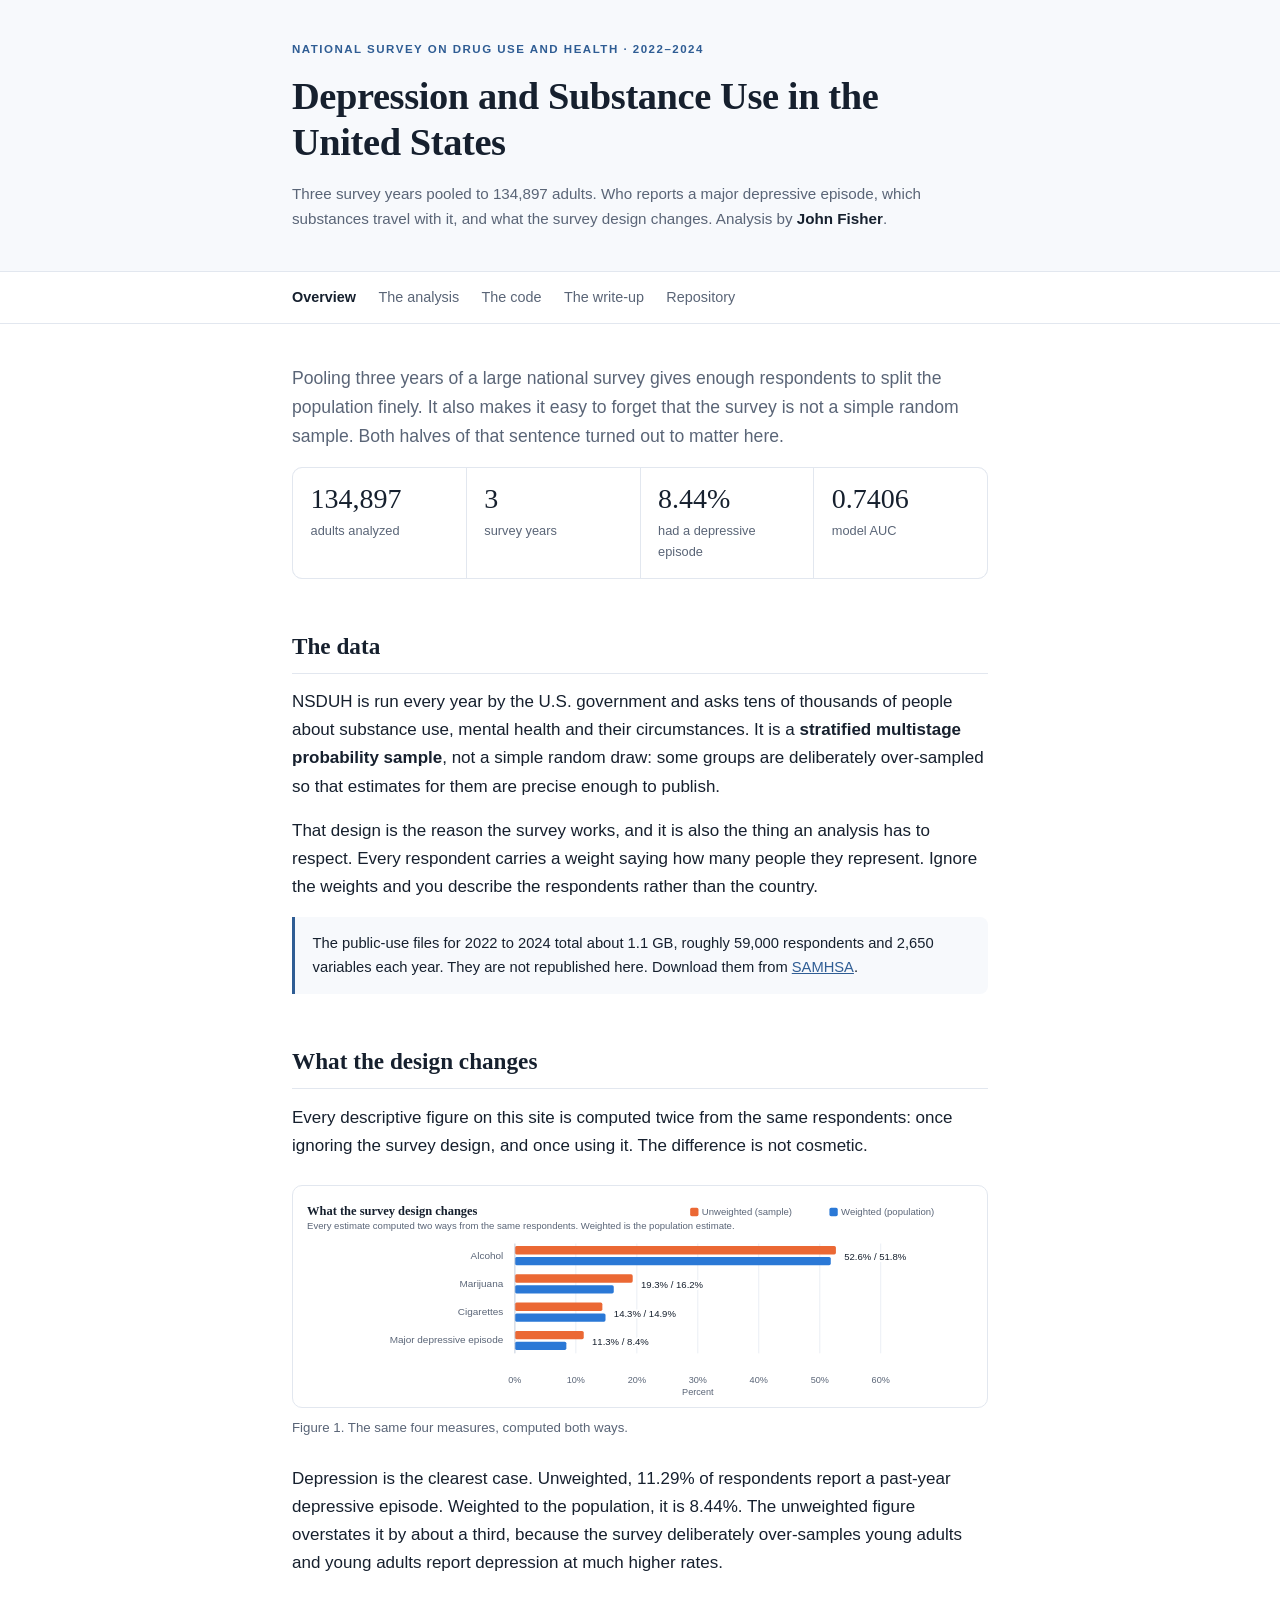
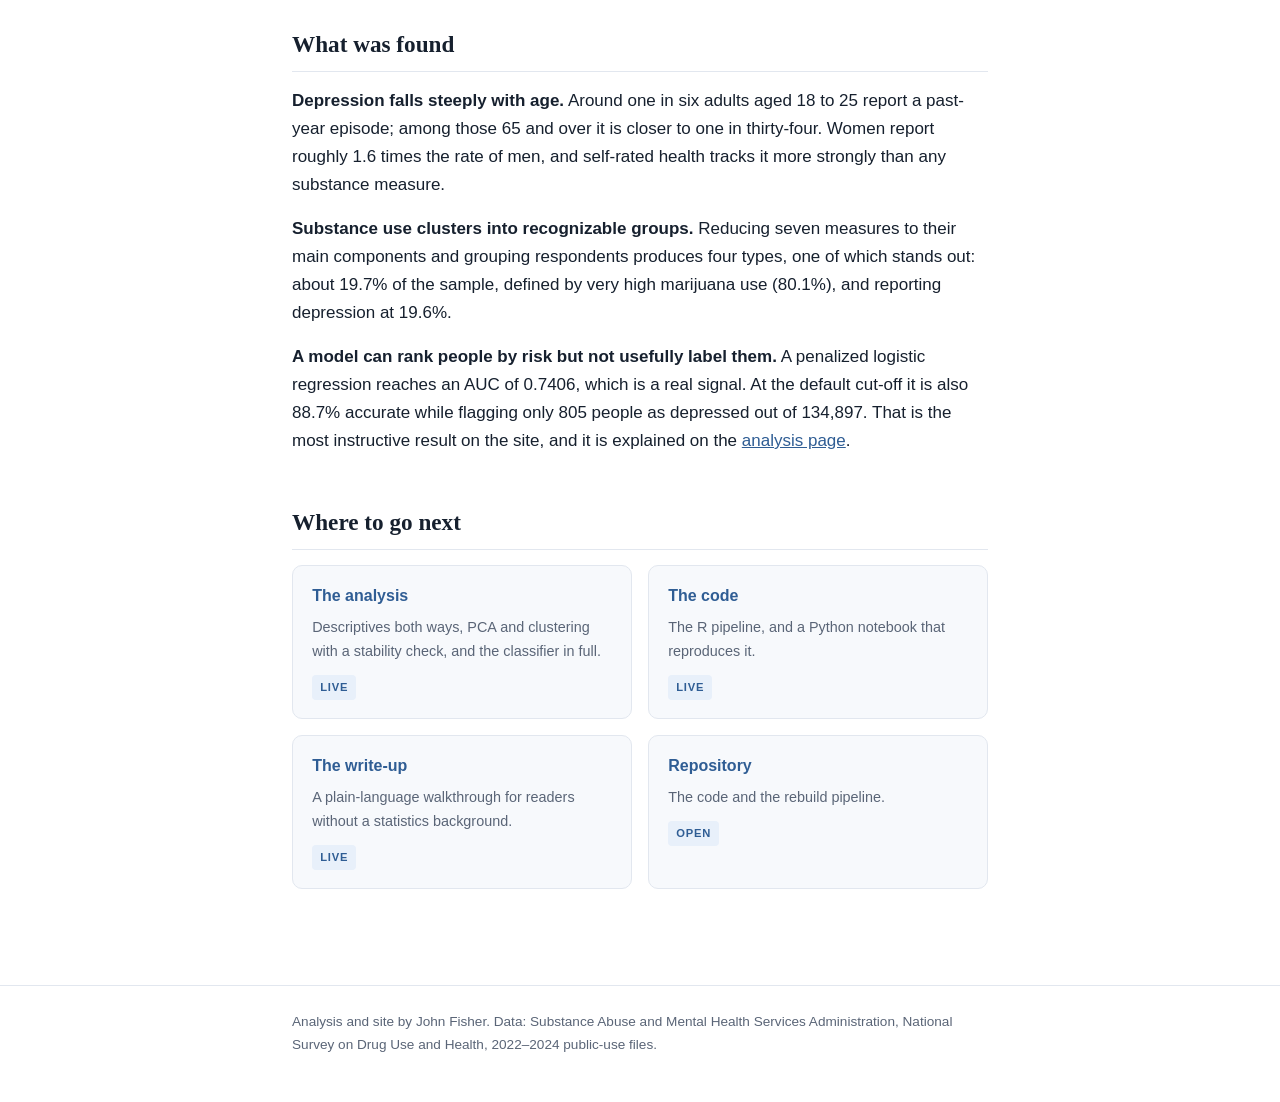
<file: public/index.html>
<!DOCTYPE html>
<html lang="en">
<head>
<meta charset="utf-8">
<meta name="viewport" content="width=device-width, initial-scale=1">
<title>Depression and Substance Use in the NSDUH</title>
<meta name="description" content="Three years of the National Survey on Drug Use and Health, 134,897 adults, analyzed for the link between substance use and major depressive episode.">
<link rel="canonical" href="https://johnfisher-ai.github.io/fisher-nsduh-analysis/">
<meta name="author" content="John Fisher">
<meta name="theme-color" content="#2f5d94">
<meta property="og:type" content="website">
<meta property="og:site_name" content="Depression and Substance Use in the NSDUH">
<meta property="og:title" content="Depression and Substance Use in the NSDUH">
<meta property="og:description" content="Three years of the National Survey on Drug Use and Health, 134,897 adults, analyzed for the link between substance use and major depressive episode.">
<meta property="og:url" content="https://johnfisher-ai.github.io/fisher-nsduh-analysis/">
<meta property="og:image" content="https://johnfisher-ai.github.io/fisher-nsduh-analysis/assets/img/social-card.png">
<meta property="og:image:width" content="1200">
<meta property="og:image:height" content="627">
<meta property="og:image:alt" content="Depression and substance use in the National Survey on Drug Use and Health, 2022 to 2024. 134,897 adults.">
<meta name="twitter:card" content="summary_large_image">
<meta name="twitter:title" content="Depression and Substance Use in the NSDUH">
<meta name="twitter:description" content="Three years of the National Survey on Drug Use and Health, 134,897 adults, analyzed for the link between substance use and major depressive episode.">
<meta name="twitter:image" content="https://johnfisher-ai.github.io/fisher-nsduh-analysis/assets/img/social-card.png">
<link rel="stylesheet" href="assets/css/site.css">
</head>
<body>
<header class="top"><div class="wrap">
  <p class="kicker">National Survey on Drug Use and Health &middot; 2022&ndash;2024</p>
  <h1>Depression and Substance Use in the United States</h1>
  <p class="byline">Three survey years pooled to 134,897 adults. Who reports a major depressive
     episode, which substances travel with it, and what the survey design changes.
     Analysis by <strong>John Fisher</strong>.</p>
</div></header>
<nav class="site"><div class="wrap">
    <a href="./" aria-current="page">Overview</a>
    <a href="analysis.html">The analysis</a>
    <a href="code.html">The code</a>
    <a href="writeup.html">The write-up</a>
    <a href="https://github.com/johnfisher-ai/fisher-nsduh-analysis">Repository</a>
</div></nav>
<main><div class="wrap">

<section>
  <p class="lede">Pooling three years of a large national survey gives enough respondents to
  split the population finely. It also makes it easy to forget that the survey is not a
  simple random sample. Both halves of that sentence turned out to matter here.</p>
  <div class="figures">
    <div><span class="n">134,897</span><span class="l">adults analyzed</span></div>
    <div><span class="n">3</span><span class="l">survey years</span></div>
    <div><span class="n">8.44%</span><span class="l">had a depressive episode</span></div>
    <div><span class="n">0.7406</span><span class="l">model AUC</span></div>
  </div>
</section>

<section>
  <h2>The data</h2>
  <p>NSDUH is run every year by the U.S. government and asks tens of thousands of people
  about substance use, mental health and their circumstances. It is a
  <strong>stratified multistage probability sample</strong>, not a simple random draw:
  some groups are deliberately over-sampled so that estimates for them are precise enough
  to publish.</p>
  <p>That design is the reason the survey works, and it is also the thing an analysis has to
  respect. Every respondent carries a weight saying how many people they represent. Ignore
  the weights and you describe the respondents rather than the country.</p>
  <div class="note">
    <p>The public-use files for 2022 to 2024 total about 1.1 GB, roughly 59,000 respondents
    and 2,650 variables each year. They are not republished here. Download them from
    <a href="https://www.samhsa.gov/data/data-we-collect/nsduh-national-survey-drug-use-and-health">SAMHSA</a>.</p>
  </div>
</section>

<section>
  <h2>What the design changes</h2>
  <p>Every descriptive figure on this site is computed twice from the same respondents:
  once ignoring the survey design, and once using it. The difference is not cosmetic.</p>
  <figure><div class="figbox"><svg class="fig" viewBox="0 0 800 234" role="img" aria-label="What the survey design changes">
<text class="ttl" x="0.0" y="16.0" text-anchor="start">What the survey design changes</text>
<text class="sub" x="0.0" y="33.0" text-anchor="start">Every estimate computed two ways from the same respondents. Weighted is the population estimate.</text>
<rect x="460.8" y="7" width="10" height="10" rx="2" class="m2f"/><text class="leg" x="474.8" y="16.0" text-anchor="start">Unweighted (sample)</text>
<rect x="628.3" y="7" width="10" height="10" rx="2" class="m1f"/><text class="leg" x="642.3" y="16.0" text-anchor="start">Weighted (population)</text>
<line class="grid" x1="250.0" y1="50" x2="250.0" y2="182"/>
<text class="ax" x="250.0" y="218.0" text-anchor="middle">0%</text>
<line class="grid" x1="323.3" y1="50" x2="323.3" y2="182"/>
<text class="ax" x="323.3" y="218.0" text-anchor="middle">10%</text>
<line class="grid" x1="396.7" y1="50" x2="396.7" y2="182"/>
<text class="ax" x="396.7" y="218.0" text-anchor="middle">20%</text>
<line class="grid" x1="470.0" y1="50" x2="470.0" y2="182"/>
<text class="ax" x="470.0" y="218.0" text-anchor="middle">30%</text>
<line class="grid" x1="543.3" y1="50" x2="543.3" y2="182"/>
<text class="ax" x="543.3" y="218.0" text-anchor="middle">40%</text>
<line class="grid" x1="616.7" y1="50" x2="616.7" y2="182"/>
<text class="ax" x="616.7" y="218.0" text-anchor="middle">50%</text>
<line class="grid" x1="690.0" y1="50" x2="690.0" y2="182"/>
<text class="ax" x="690.0" y="218.0" text-anchor="middle">60%</text>
<text class="ax" x="470.0" y="232.0" text-anchor="middle">Percent</text>
<text class="lab" x="236.0" y="68.0" text-anchor="end">Alcohol</text>
<rect class="m2f" x="250" y="53" width="386.1" height="10" rx="2"/>
<rect class="m1f" x="250" y="66" width="379.9" height="10" rx="2"/>
<text class="val halo" x="646.1" y="70.0" text-anchor="start" paint-order="stroke">52.6%  /  51.8%</text>
<text class="lab" x="236.0" y="102.0" text-anchor="end">Marijuana</text>
<rect class="m2f" x="250" y="87" width="141.7" height="10" rx="2"/>
<rect class="m1f" x="250" y="100" width="118.9" height="10" rx="2"/>
<text class="val halo" x="401.7" y="104.0" text-anchor="start" paint-order="stroke">19.3%  /  16.2%</text>
<text class="lab" x="236.0" y="136.0" text-anchor="end">Cigarettes</text>
<rect class="m2f" x="250" y="121" width="105.2" height="10" rx="2"/>
<rect class="m1f" x="250" y="134" width="109.0" height="10" rx="2"/>
<text class="val halo" x="369.0" y="138.0" text-anchor="start" paint-order="stroke">14.3%  /  14.9%</text>
<text class="lab" x="236.0" y="170.0" text-anchor="end">Major depressive episode</text>
<rect class="m2f" x="250" y="155" width="82.8" height="10" rx="2"/>
<rect class="m1f" x="250" y="168" width="61.9" height="10" rx="2"/>
<text class="val halo" x="342.8" y="172.0" text-anchor="start" paint-order="stroke">11.3%  /  8.4%</text>
<line class="axis" x1="250" y1="50" x2="250" y2="182"/>
</svg></div>
    <figcaption>Figure 1. The same four measures, computed both ways.</figcaption></figure>
  <p>Depression is the clearest case. Unweighted, 11.29% of respondents report a past-year
  depressive episode. Weighted to the population, it is 8.44%. The unweighted figure
  overstates it by about a third, because the survey deliberately over-samples young adults
  and young adults report depression at much higher rates.</p>
</section>

<section>
  <h2>What was found</h2>
  <p><strong>Depression falls steeply with age.</strong> Around one in six adults aged 18 to
  25 report a past-year episode; among those 65 and over it is closer to one in thirty-four.
  Women report roughly 1.6 times the rate of men, and self-rated health tracks it more
  strongly than any substance measure.</p>
  <p><strong>Substance use clusters into recognizable groups.</strong> Reducing seven
  measures to their main components and grouping respondents produces four types, one of
  which stands out: about 19.7% of the sample, defined by very high
  marijuana use (80.1%), and reporting depression at 19.6%.</p>
  <p><strong>A model can rank people by risk but not usefully label them.</strong> A
  penalized logistic regression reaches an AUC of 0.7406, which is a real signal. At the
  default cut-off it is also 88.7% accurate while flagging only 805 people as depressed
  out of 134,897. That is the most instructive result on the site, and it is explained on the
  <a href="analysis.html">analysis page</a>.</p>
</section>

<section>
  <h2>Where to go next</h2>
  <div class="cards">
    <div class="card"><h3><a href="analysis.html">The analysis</a></h3>
      <p>Descriptives both ways, PCA and clustering with a stability check, and the classifier in full.</p>
      <span class="tag">Live</span></div>
    <div class="card"><h3><a href="code.html">The code</a></h3>
      <p>The R pipeline, and a Python notebook that reproduces it.</p>
      <span class="tag">Live</span></div>
    <div class="card"><h3><a href="writeup.html">The write-up</a></h3>
      <p>A plain-language walkthrough for readers without a statistics background.</p>
      <span class="tag">Live</span></div>
    <div class="card"><h3><a href="https://github.com/johnfisher-ai/fisher-nsduh-analysis">Repository</a></h3>
      <p>The code and the rebuild pipeline.</p>
      <span class="tag">Open</span></div>
  </div>
</section>

</div></main>
<footer class="site"><div class="wrap">
  <p>Analysis and site by John Fisher. Data: Substance Abuse and Mental Health Services
     Administration, National Survey on Drug Use and Health, 2022&ndash;2024 public-use files.</p>
</div></footer>
</body>
</html>
</file>
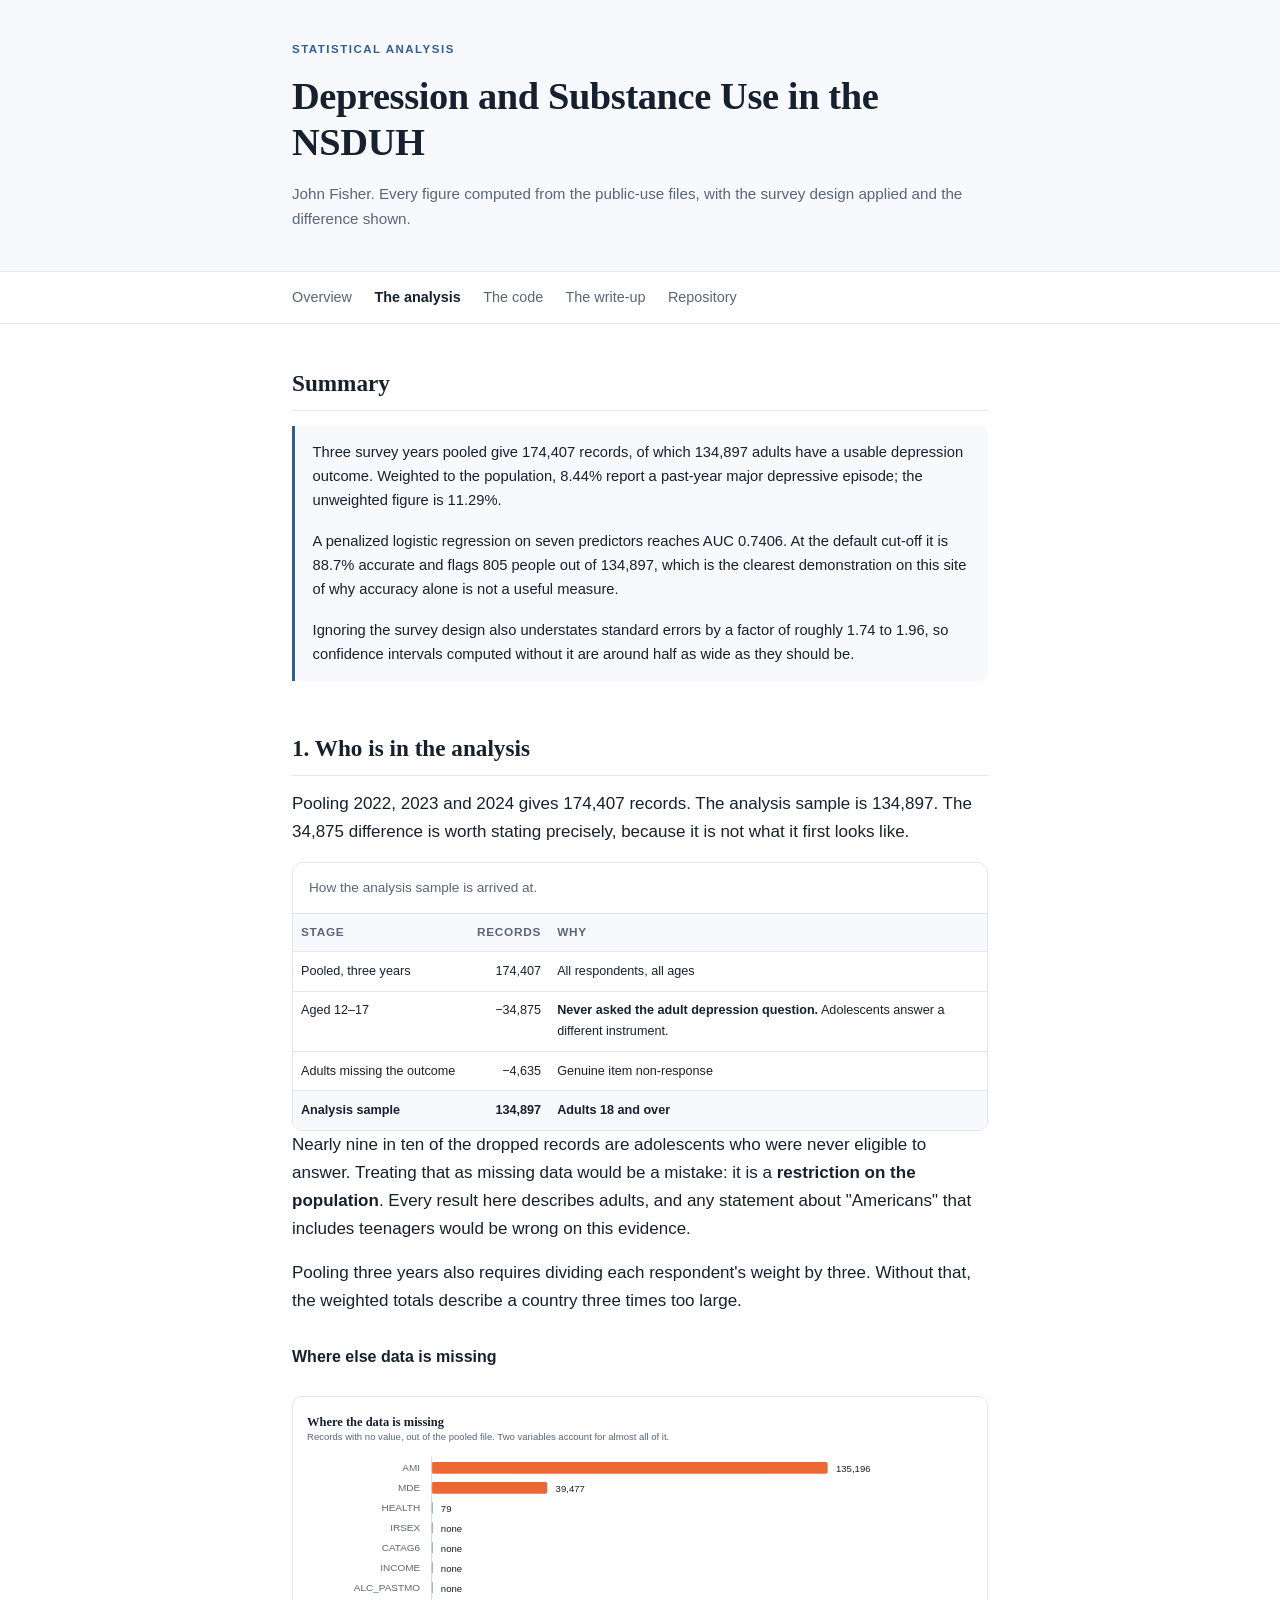
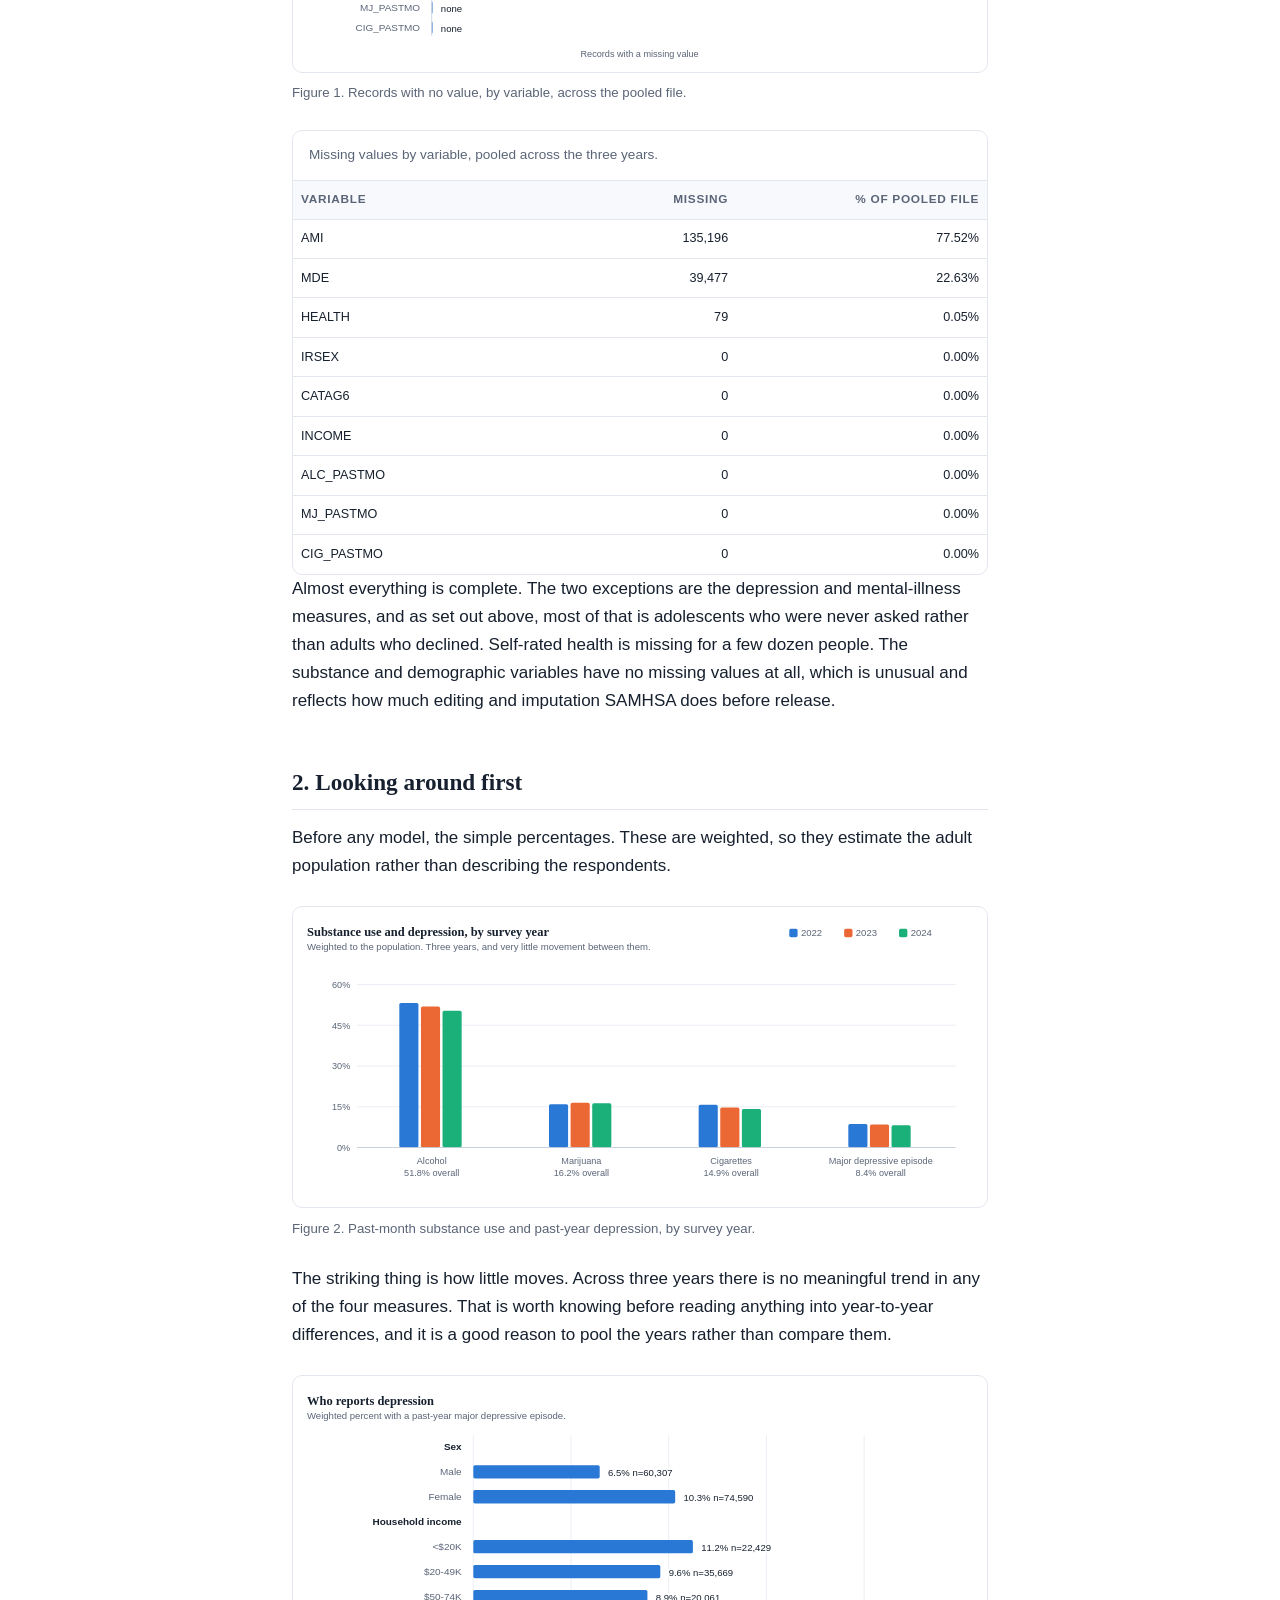
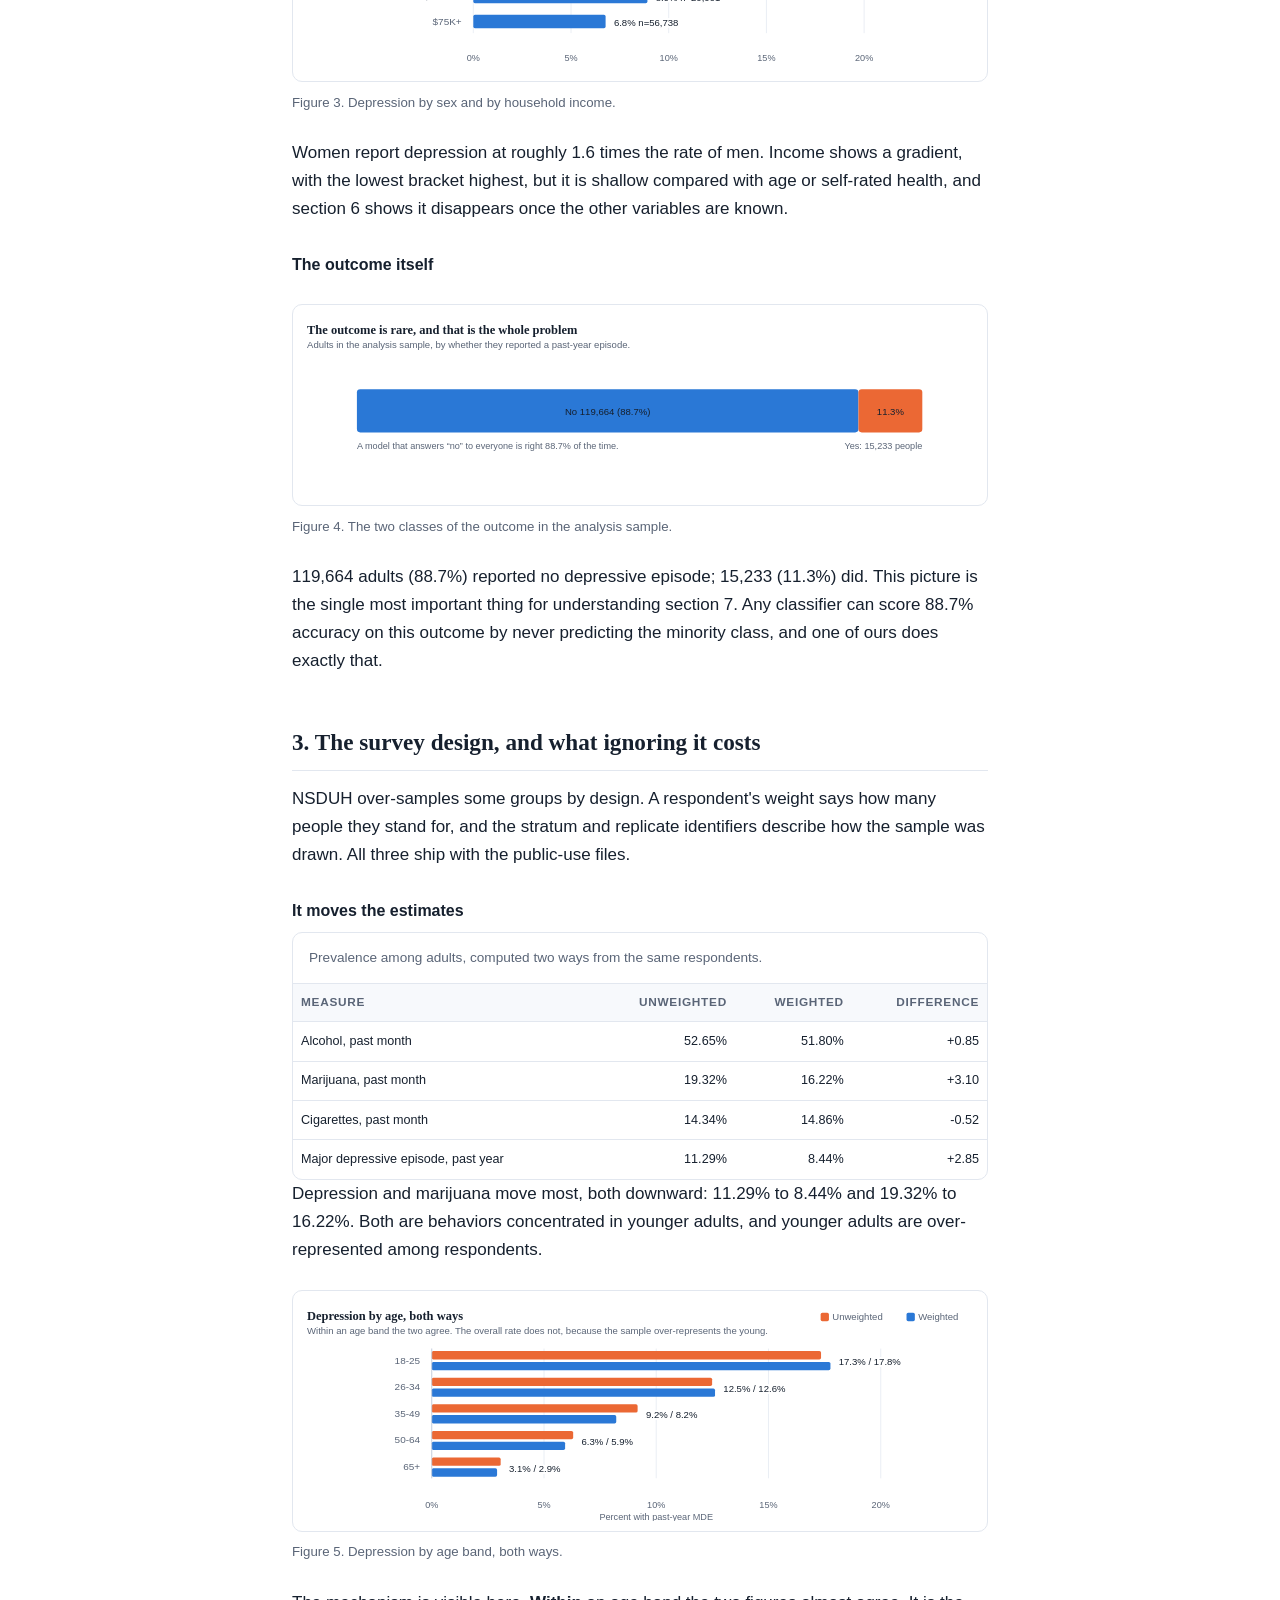
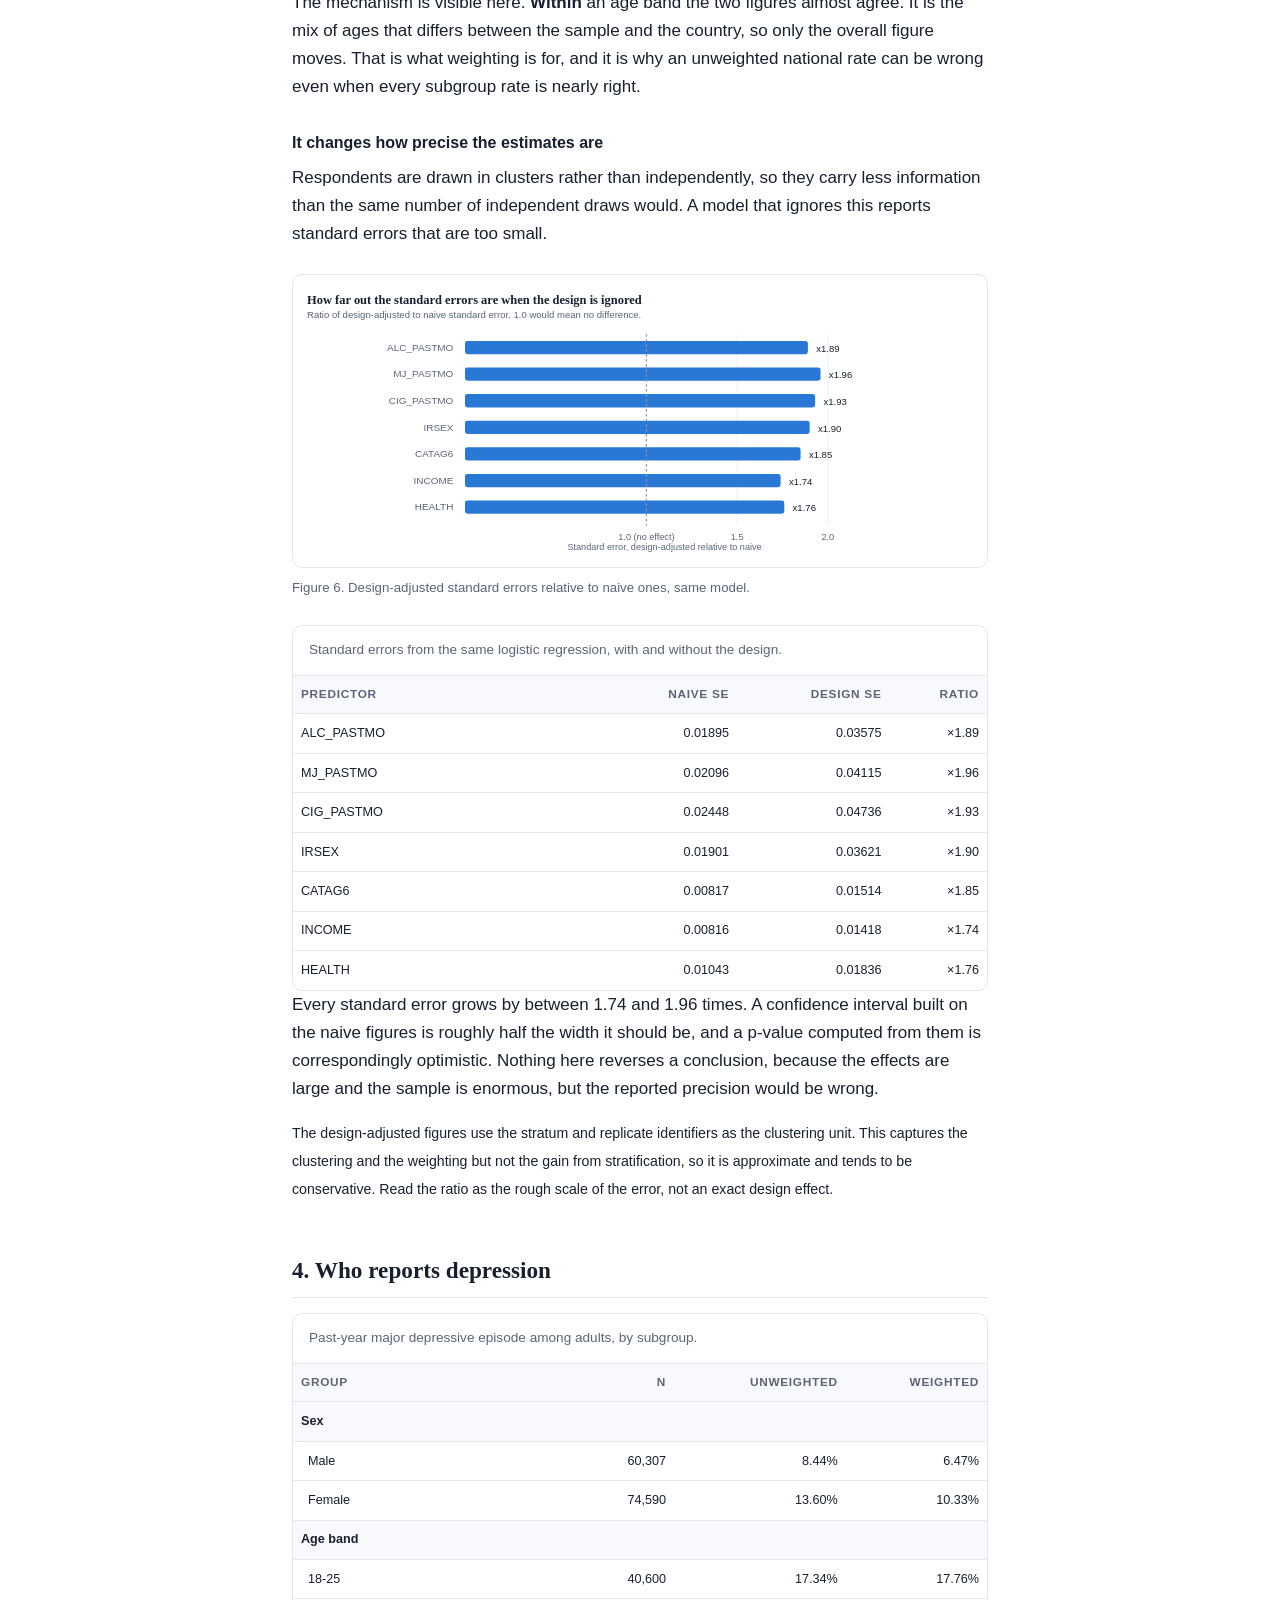
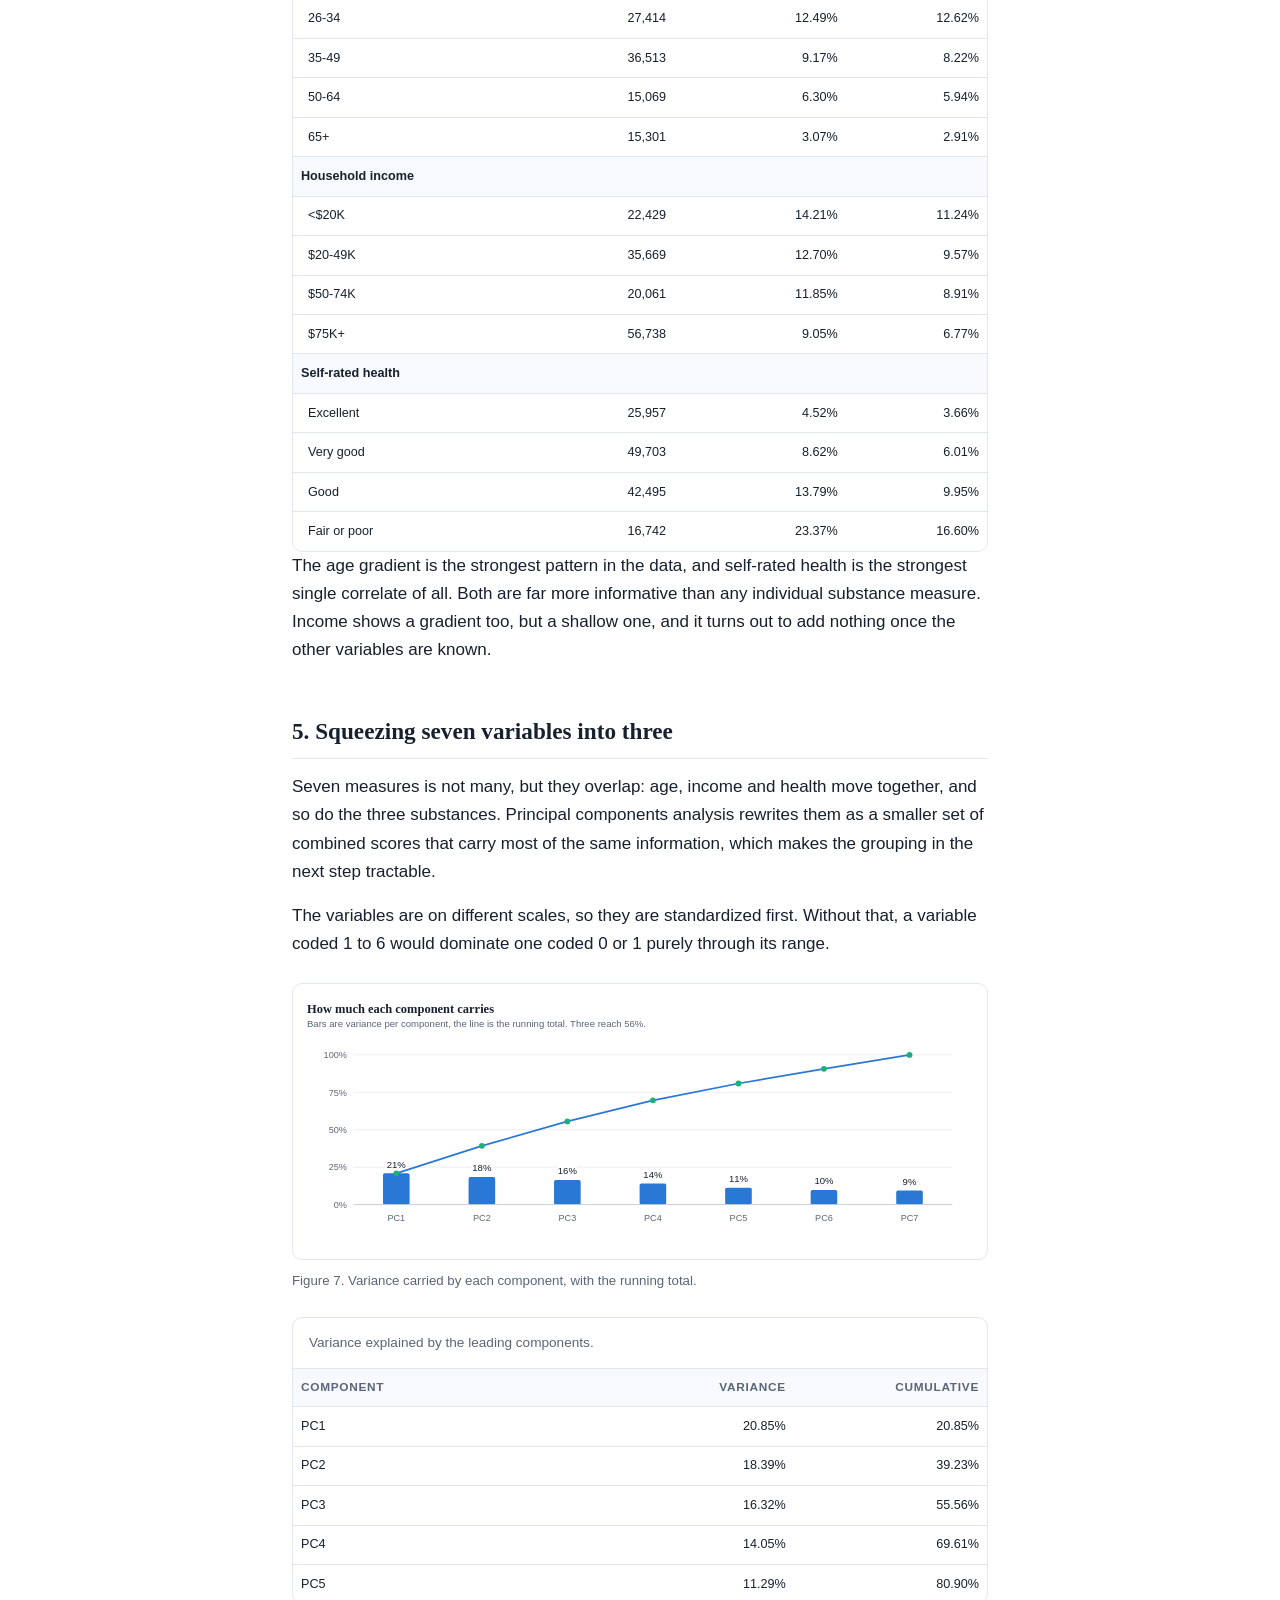
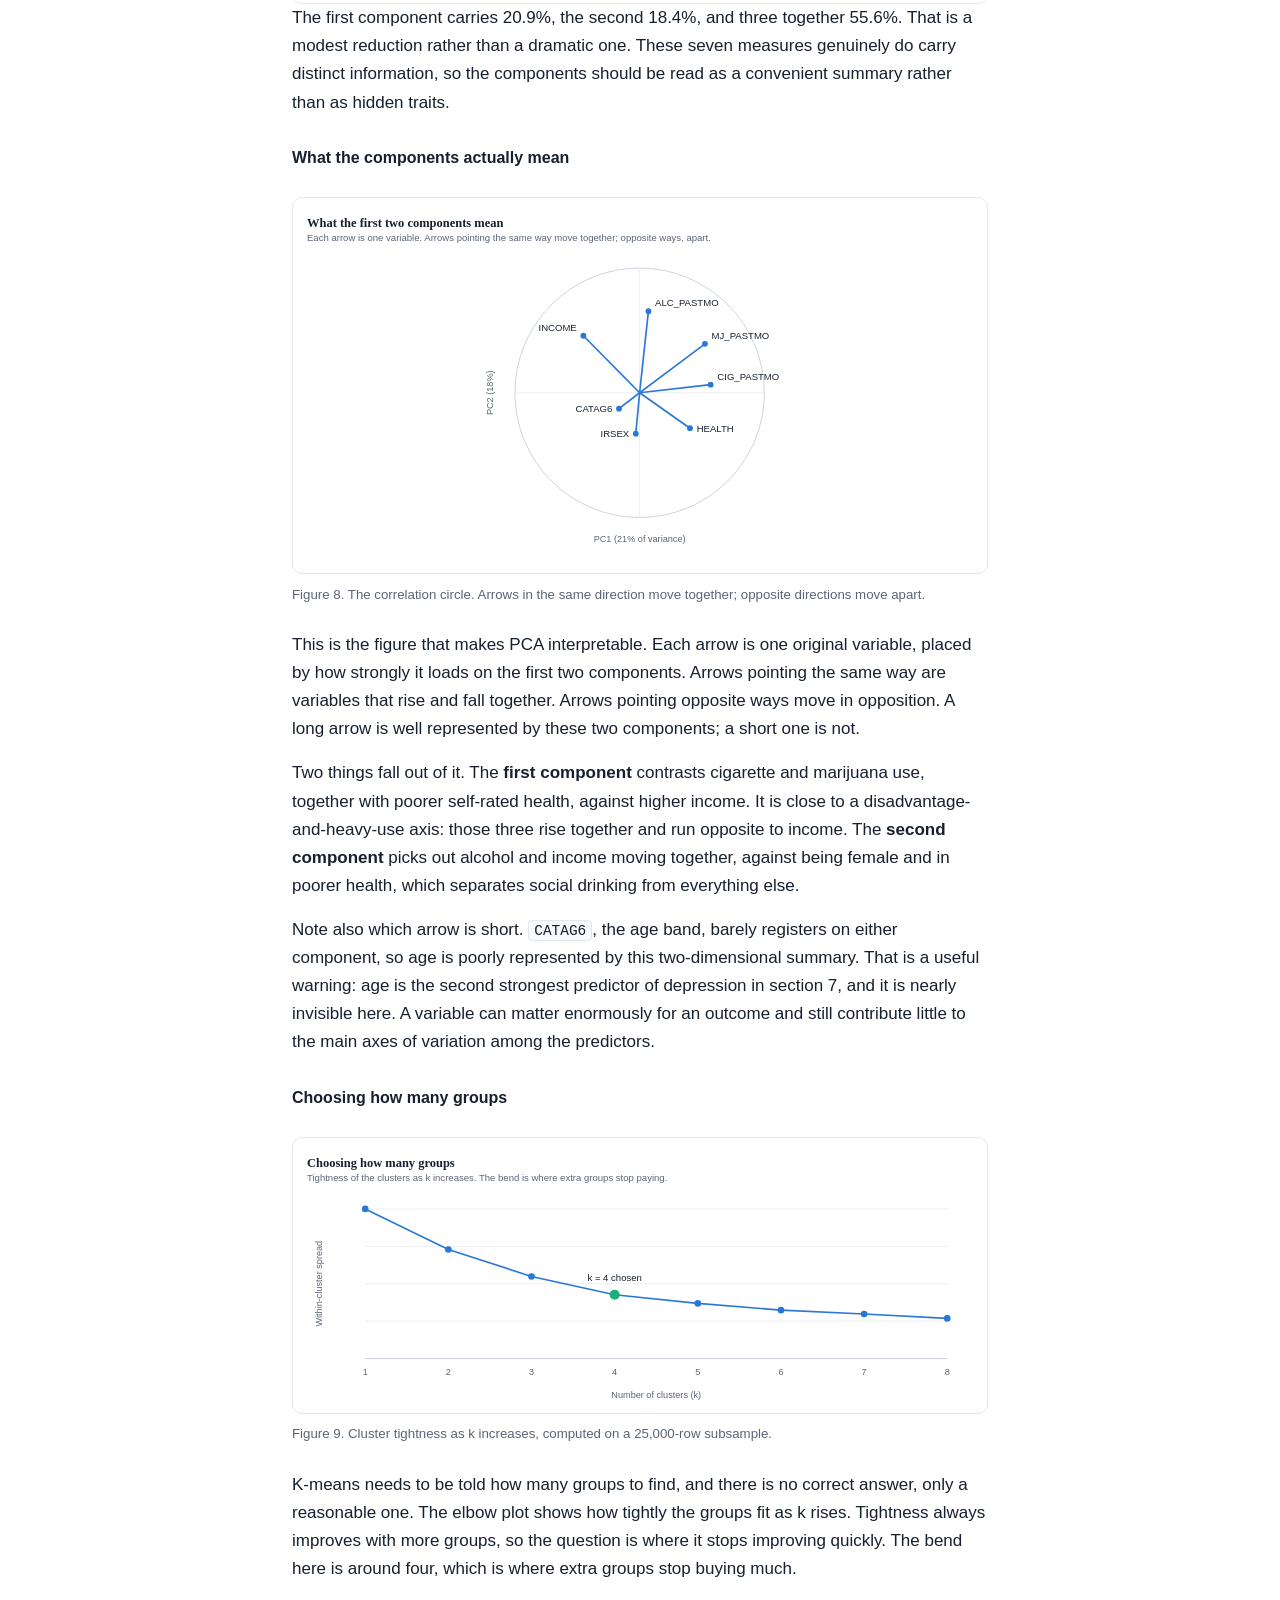
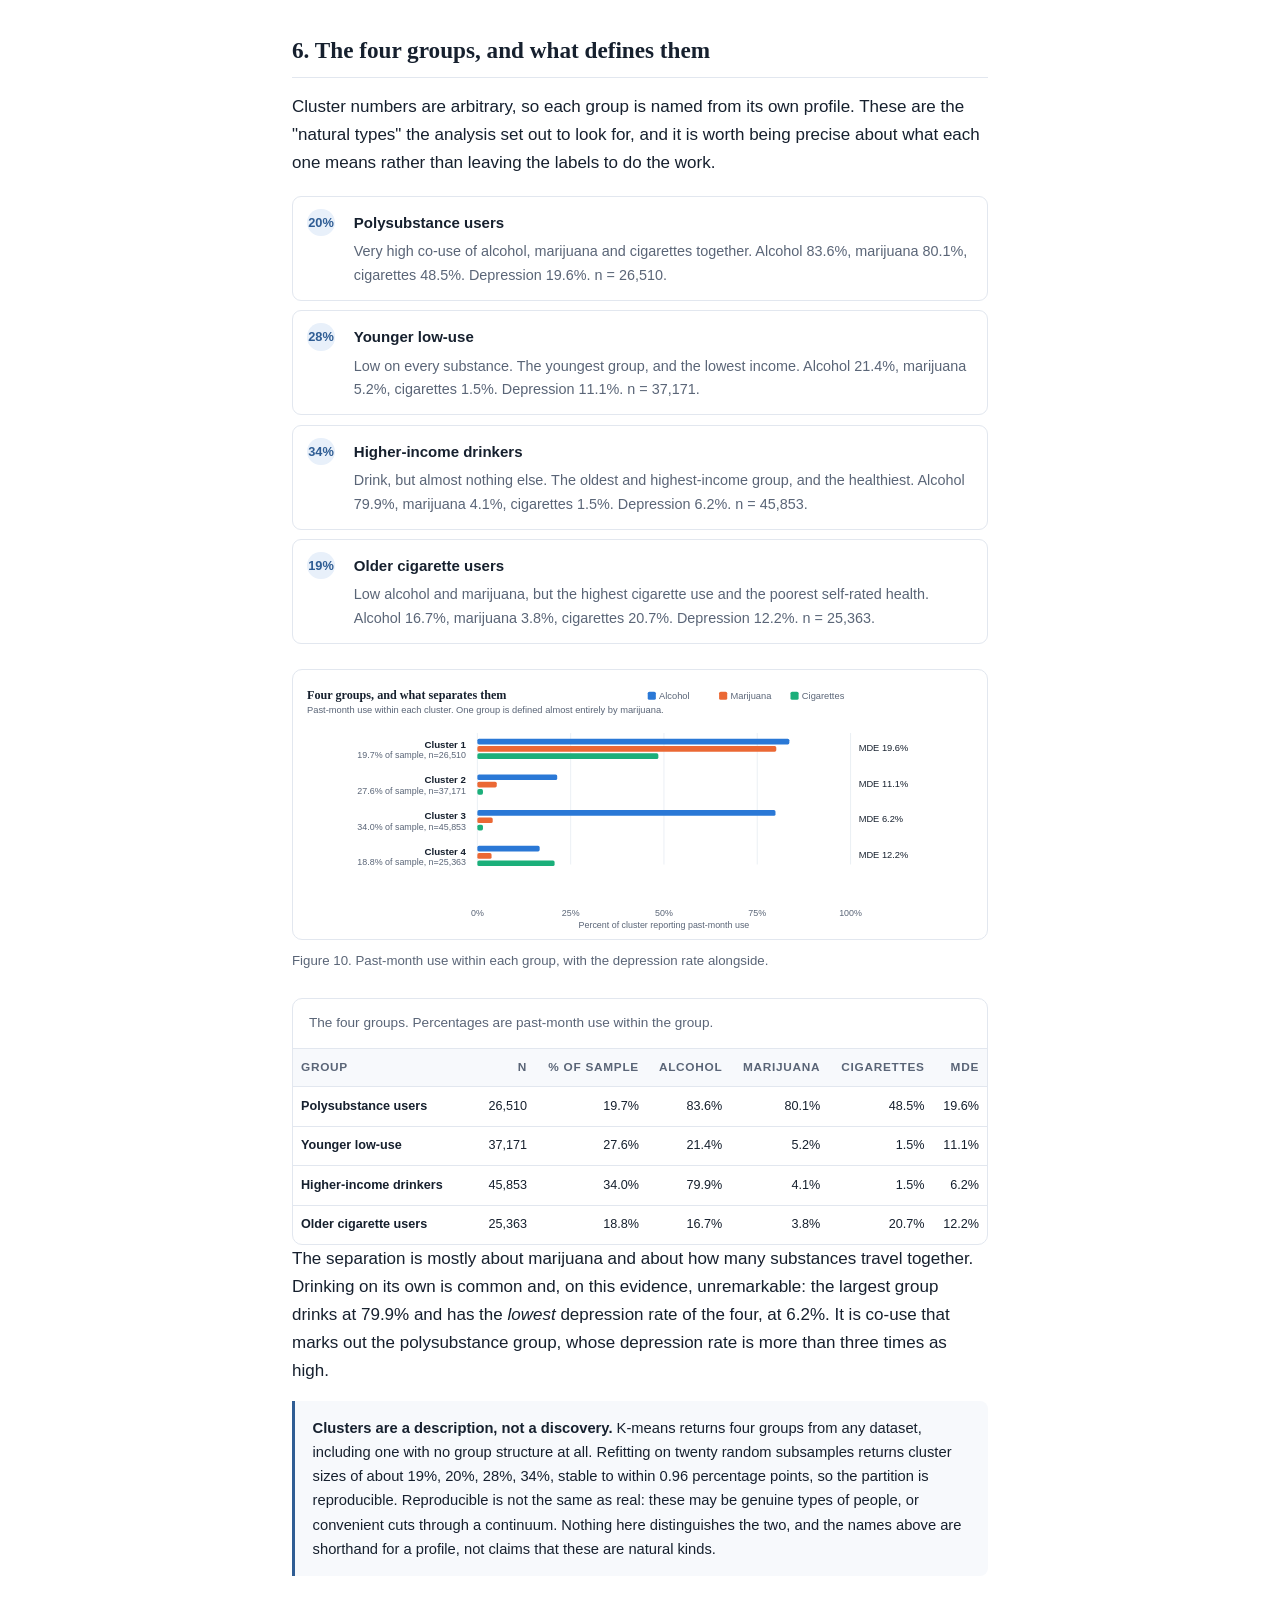
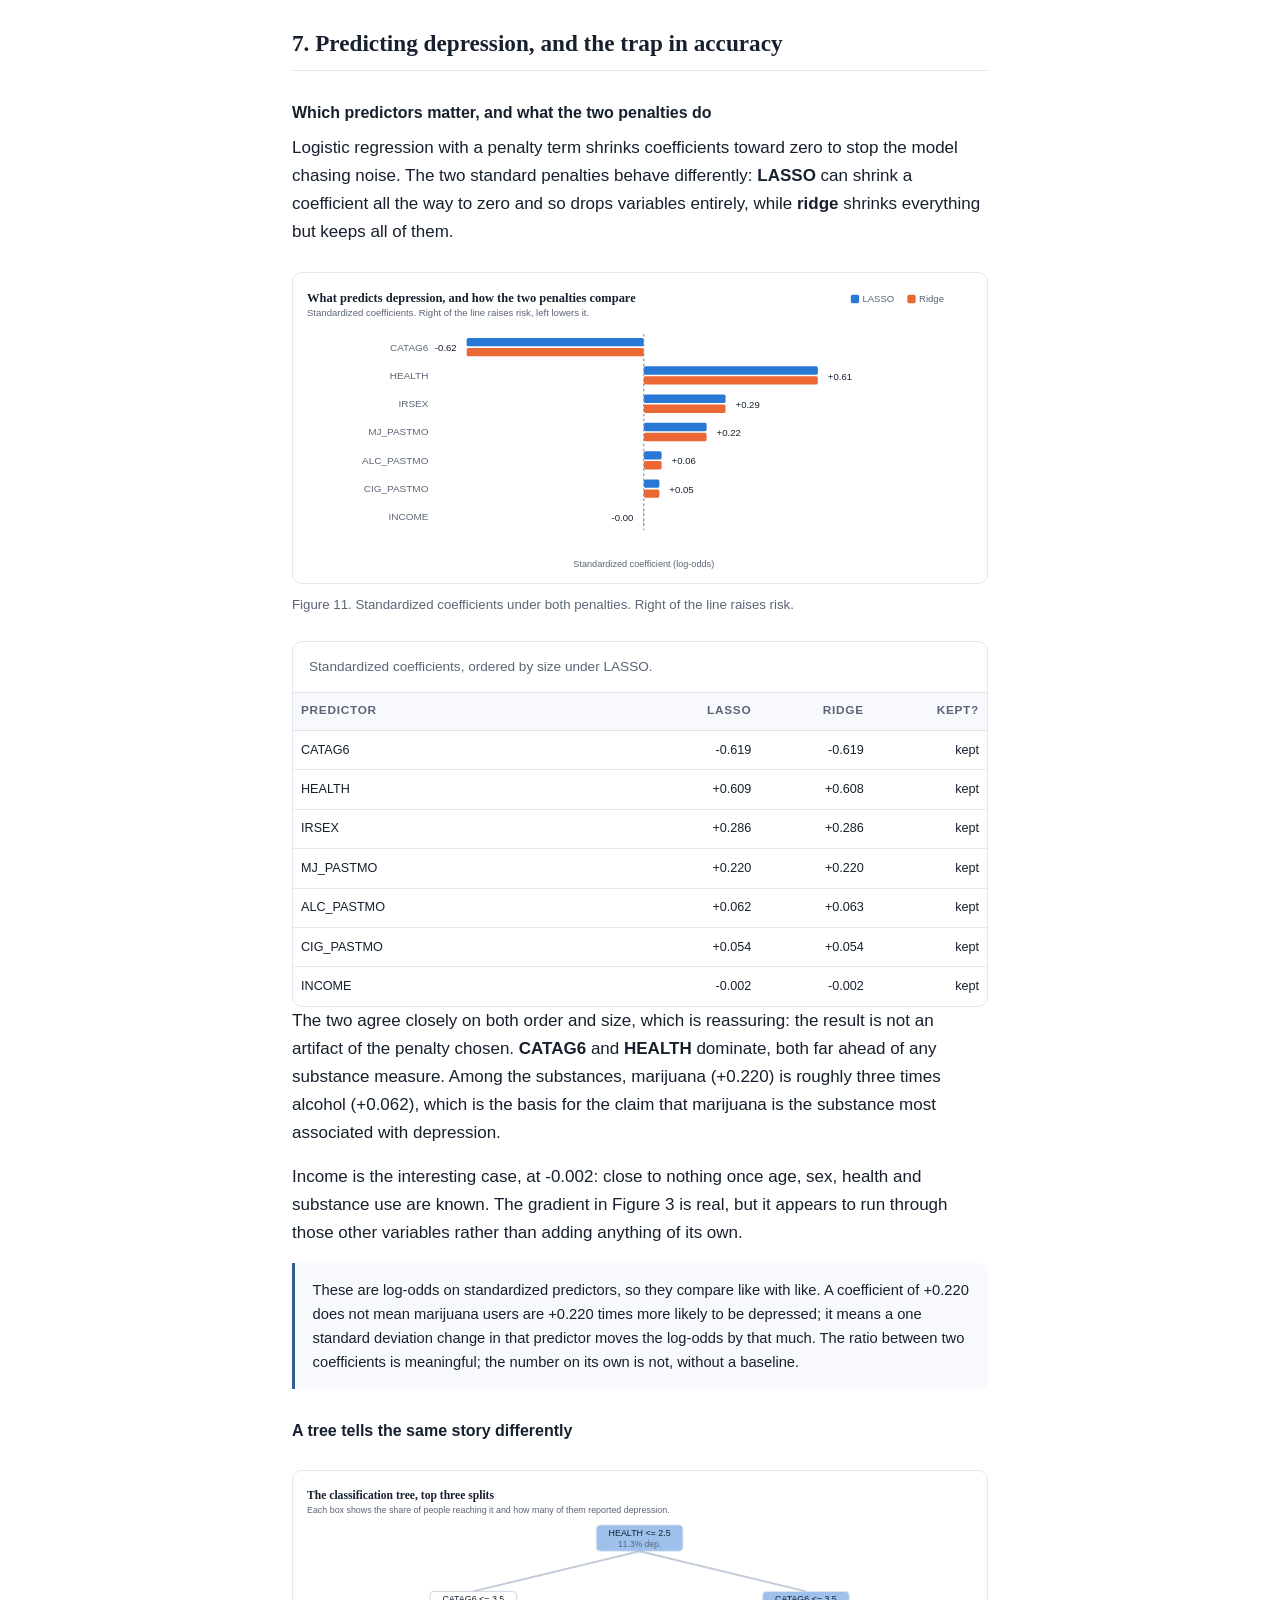
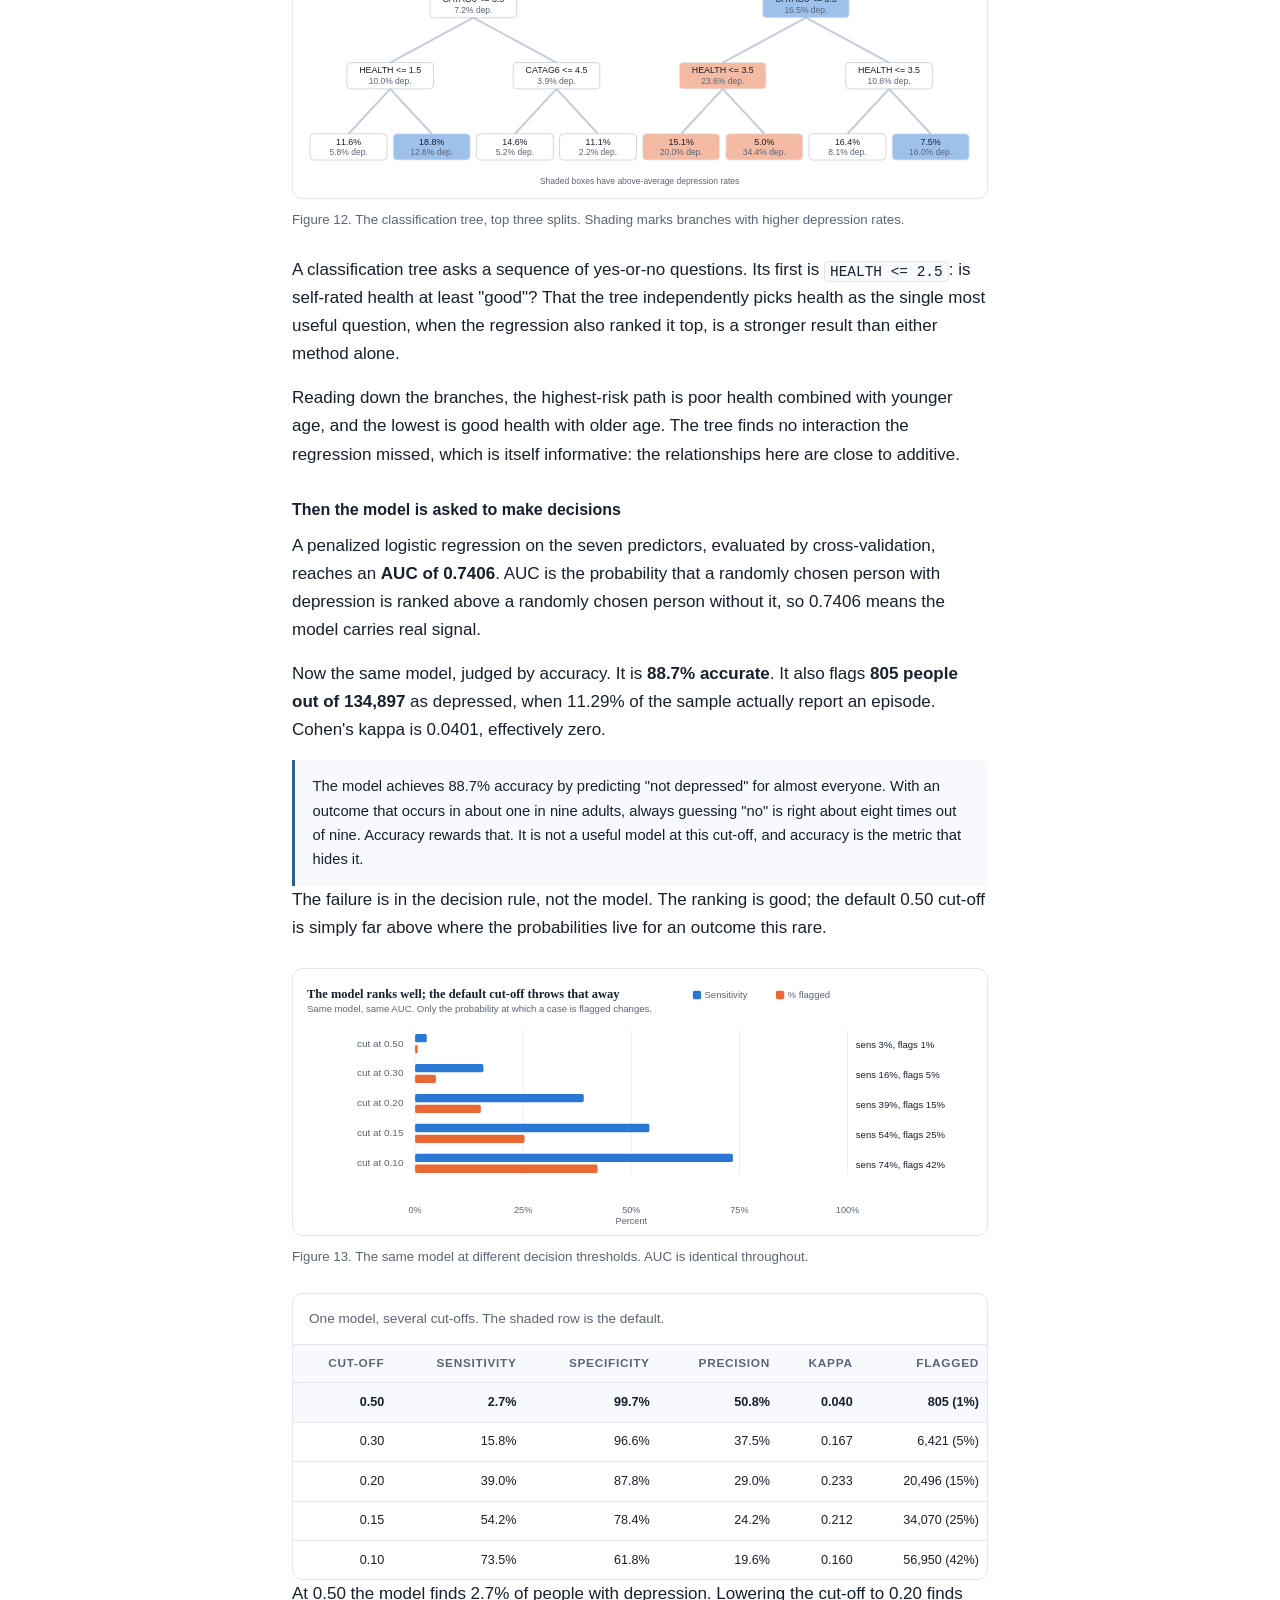
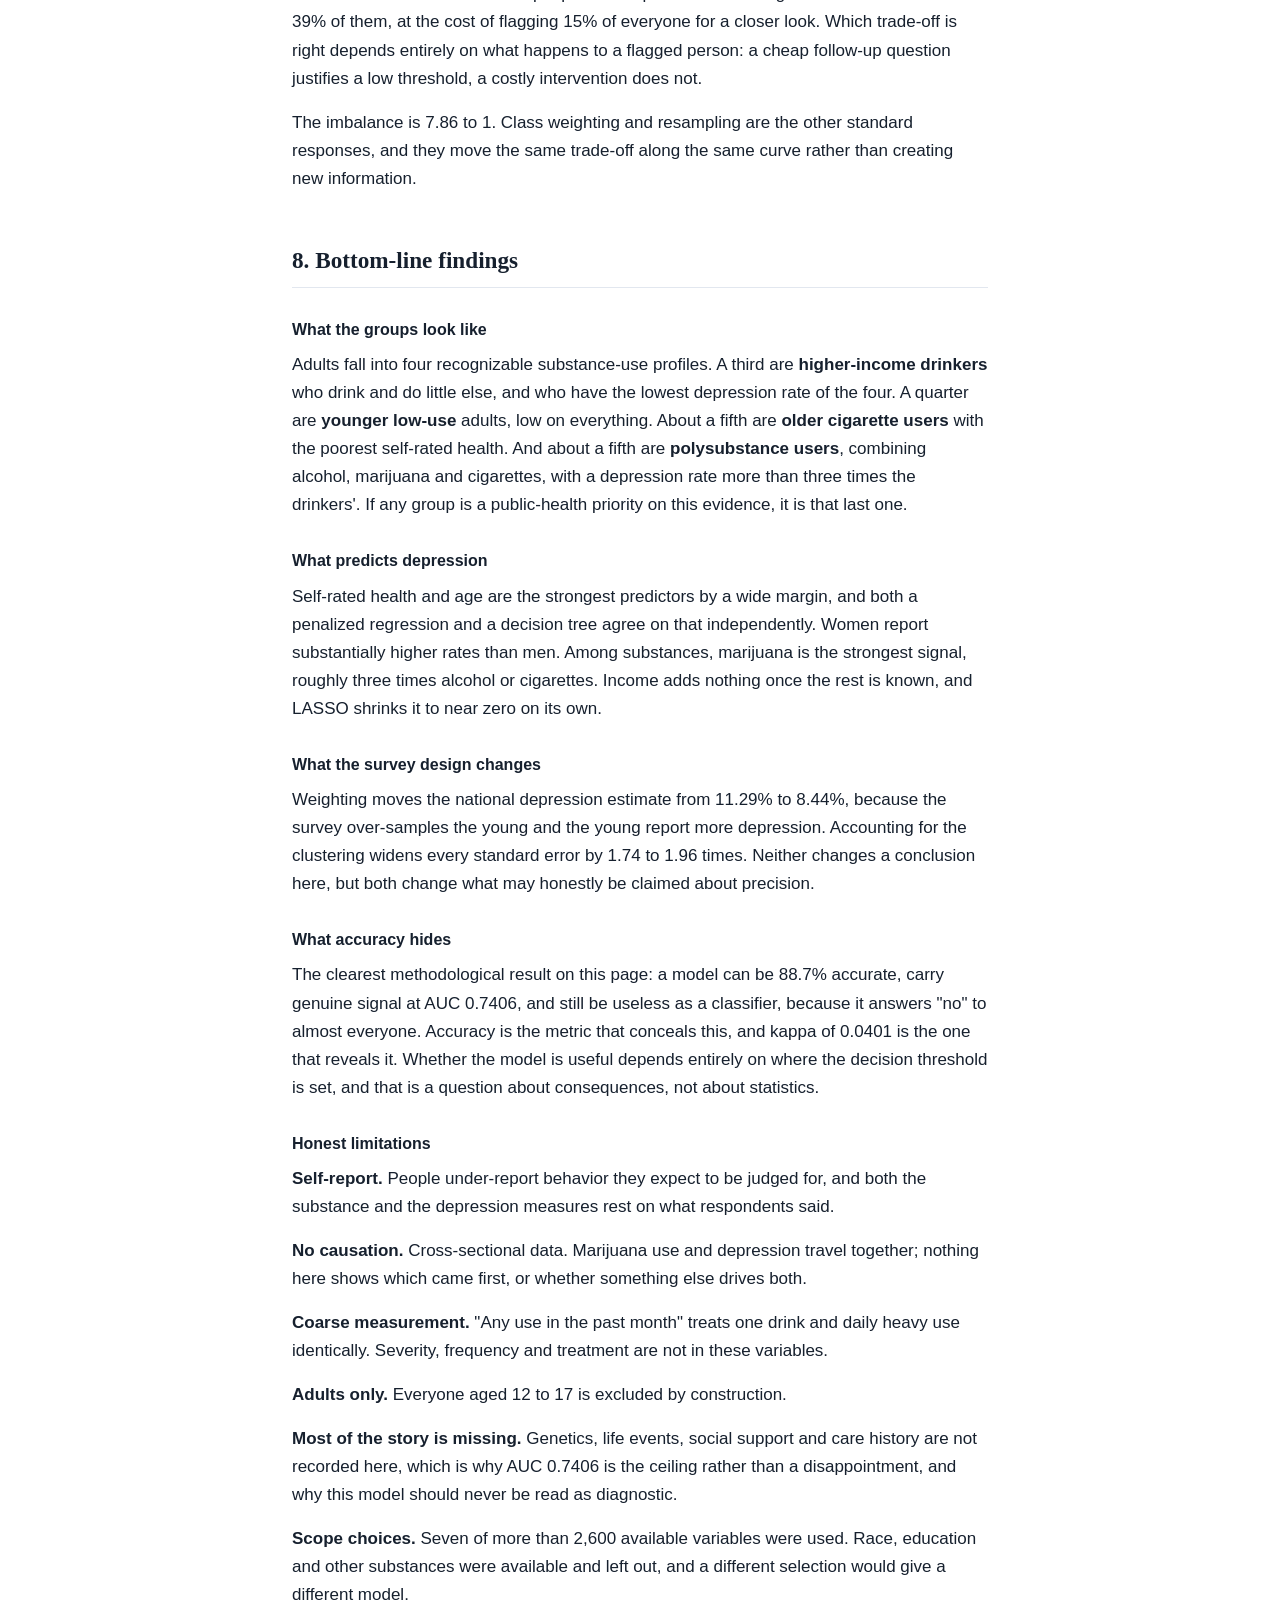
<file: public/analysis.html>
<!DOCTYPE html>
<html lang="en">
<head>
<meta charset="utf-8">
<meta name="viewport" content="width=device-width, initial-scale=1">
<title>The Statistical Analysis &middot; Depression and Substance Use in the NSDUH</title>
<meta name="description" content="Descriptives computed weighted and unweighted, PCA and clustering with a stability check, and a classifier whose accuracy hides that it never predicts the outcome.">
<link rel="canonical" href="https://johnfisher-ai.github.io/fisher-nsduh-analysis/analysis.html">
<meta name="author" content="John Fisher">
<meta name="theme-color" content="#2f5d94">
<meta property="og:type" content="website">
<meta property="og:site_name" content="Depression and Substance Use in the NSDUH">
<meta property="og:title" content="The Statistical Analysis">
<meta property="og:description" content="Descriptives computed weighted and unweighted, PCA and clustering with a stability check, and a classifier whose accuracy hides that it never predicts the outcome.">
<meta property="og:url" content="https://johnfisher-ai.github.io/fisher-nsduh-analysis/analysis.html">
<meta property="og:image" content="https://johnfisher-ai.github.io/fisher-nsduh-analysis/assets/img/social-card.png">
<meta property="og:image:width" content="1200">
<meta property="og:image:height" content="627">
<meta property="og:image:alt" content="Depression and substance use in the National Survey on Drug Use and Health, 2022 to 2024. 134,897 adults.">
<meta name="twitter:card" content="summary_large_image">
<meta name="twitter:title" content="The Statistical Analysis">
<meta name="twitter:description" content="Descriptives computed weighted and unweighted, PCA and clustering with a stability check, and a classifier whose accuracy hides that it never predicts the outcome.">
<meta name="twitter:image" content="https://johnfisher-ai.github.io/fisher-nsduh-analysis/assets/img/social-card.png">
<link rel="stylesheet" href="assets/css/site.css">
</head>
<body>
<header class="top"><div class="wrap">
  <p class="kicker">Statistical analysis</p>
  <h1>Depression and Substance Use in the NSDUH</h1>
  <p class="byline">John Fisher. Every figure computed from the public-use files, with the
     survey design applied and the difference shown.</p>
</div></header>
<nav class="site"><div class="wrap">
    <a href="./">Overview</a>
    <a href="analysis.html" aria-current="page">The analysis</a>
    <a href="code.html">The code</a>
    <a href="writeup.html">The write-up</a>
    <a href="https://github.com/johnfisher-ai/fisher-nsduh-analysis">Repository</a>
</div></nav>
<main><div class="wrap">

<section>
  <h2>Summary</h2>
  <div class="note">
    <p>Three survey years pooled give 174,407 records, of which 134,897 adults have a usable
    depression outcome. Weighted to the population, 8.44% report a past-year major
    depressive episode; the unweighted figure is 11.29%.</p>
    <p>A penalized logistic regression on seven predictors reaches AUC 0.7406. At the default
    cut-off it is 88.7% accurate and flags 805 people out of 134,897, which is the clearest
    demonstration on this site of why accuracy alone is not a useful measure.</p>
    <p>Ignoring the survey design also understates standard errors by a factor of roughly
    1.74 to 1.96, so confidence intervals computed without it are around half as wide
    as they should be.</p>
  </div>
</section>

<section>
  <h2>1. Who is in the analysis</h2>
  <p>Pooling 2022, 2023 and 2024 gives 174,407 records. The analysis sample is 134,897. The
  34,875 difference is worth stating precisely, because it is not what it first looks
  like.</p>
  <div class="scroll"><table class="stats">
    <caption>How the analysis sample is arrived at.</caption>
    <thead><tr><th>Stage</th><th class="num">Records</th><th>Why</th></tr></thead>
    <tbody>
      <tr><td class="item">Pooled, three years</td><td class="num">174,407</td><td>All respondents, all ages</td></tr>
      <tr><td class="item">Aged 12&ndash;17</td><td class="num">&minus;34,875</td><td><strong>Never asked the adult depression question.</strong> Adolescents answer a different instrument.</td></tr>
      <tr><td class="item">Adults missing the outcome</td><td class="num">&minus;4,635</td><td>Genuine item non-response</td></tr>
      <tr class="tag-row"><td class="item">Analysis sample</td><td class="num">134,897</td><td>Adults 18 and over</td></tr>
    </tbody>
  </table></div>
  <p>Nearly nine in ten of the dropped records are adolescents who were never eligible to
  answer. Treating that as missing data would be a mistake: it is a <strong>restriction on
  the population</strong>. Every result here describes adults, and any statement about
  "Americans" that includes teenagers would be wrong on this evidence.</p>
  <p>Pooling three years also requires dividing each respondent's weight by three. Without
  that, the weighted totals describe a country three times too large.</p>

  <h3>Where else data is missing</h3>
  <figure><div class="figbox"><svg class="fig" viewBox="0 0 800 300" role="img" aria-label="Missing values by variable">
<text class="ttl" x="0.0" y="16.0" text-anchor="start">Where the data is missing</text>
<text class="sub" x="0.0" y="33.0" text-anchor="start">Records with no value, out of the pooled file. Two variables account for almost all of it.</text>
<text class="lab" x="136.0" y="70.0" text-anchor="end">AMI</text>
<rect class="m2f" x="150" y="59" width="476.2" height="14" rx="2"/>
<text class="val" x="636.2" y="71.0" text-anchor="start">135,196</text>
<text class="lab" x="136.0" y="94.0" text-anchor="end">MDE</text>
<rect class="m2f" x="150" y="83" width="139.0" height="14" rx="2"/>
<text class="val" x="299.0" y="95.0" text-anchor="start">39,477</text>
<text class="lab" x="136.0" y="118.0" text-anchor="end">HEALTH</text>
<rect class="m1f" x="150" y="107" width="1.0" height="14" rx="2"/>
<text class="val" x="161.0" y="119.0" text-anchor="start">79</text>
<text class="lab" x="136.0" y="142.0" text-anchor="end">IRSEX</text>
<rect class="m1f" x="150" y="131" width="1.0" height="14" rx="2"/>
<text class="val" x="161.0" y="143.0" text-anchor="start">none</text>
<text class="lab" x="136.0" y="166.0" text-anchor="end">CATAG6</text>
<rect class="m1f" x="150" y="155" width="1.0" height="14" rx="2"/>
<text class="val" x="161.0" y="167.0" text-anchor="start">none</text>
<text class="lab" x="136.0" y="190.0" text-anchor="end">INCOME</text>
<rect class="m1f" x="150" y="179" width="1.0" height="14" rx="2"/>
<text class="val" x="161.0" y="191.0" text-anchor="start">none</text>
<text class="lab" x="136.0" y="214.0" text-anchor="end">ALC_PASTMO</text>
<rect class="m1f" x="150" y="203" width="1.0" height="14" rx="2"/>
<text class="val" x="161.0" y="215.0" text-anchor="start">none</text>
<text class="lab" x="136.0" y="238.0" text-anchor="end">MJ_PASTMO</text>
<rect class="m1f" x="150" y="227" width="1.0" height="14" rx="2"/>
<text class="val" x="161.0" y="239.0" text-anchor="start">none</text>
<text class="lab" x="136.0" y="262.0" text-anchor="end">CIG_PASTMO</text>
<rect class="m1f" x="150" y="251" width="1.0" height="14" rx="2"/>
<text class="val" x="161.0" y="263.0" text-anchor="start">none</text>
<line class="axis" x1="150" y1="52" x2="150" y2="268"/>
<text class="ax" x="400.0" y="294.0" text-anchor="middle">Records with a missing value</text>
</svg></div>
    <figcaption>Figure 1. Records with no value, by variable, across the pooled file.</figcaption></figure>
  <div class="scroll"><table class="stats">
    <caption>Missing values by variable, pooled across the three years.</caption>
    <thead><tr><th>Variable</th><th class="num">Missing</th><th class="num">% of pooled file</th></tr></thead>
    <tbody>
<tr><td class="item">AMI</td><td class="num">135,196</td><td class="num">77.52%</td></tr><tr><td class="item">MDE</td><td class="num">39,477</td><td class="num">22.63%</td></tr><tr><td class="item">HEALTH</td><td class="num">79</td><td class="num">0.05%</td></tr><tr><td class="item">IRSEX</td><td class="num">0</td><td class="num">0.00%</td></tr><tr><td class="item">CATAG6</td><td class="num">0</td><td class="num">0.00%</td></tr><tr><td class="item">INCOME</td><td class="num">0</td><td class="num">0.00%</td></tr><tr><td class="item">ALC_PASTMO</td><td class="num">0</td><td class="num">0.00%</td></tr><tr><td class="item">MJ_PASTMO</td><td class="num">0</td><td class="num">0.00%</td></tr><tr><td class="item">CIG_PASTMO</td><td class="num">0</td><td class="num">0.00%</td></tr>
    </tbody>
  </table></div>
  <p>Almost everything is complete. The two exceptions are the depression and mental-illness
  measures, and as set out above, most of that is adolescents who were never asked rather
  than adults who declined. Self-rated health is missing for a few dozen people. The
  substance and demographic variables have no missing values at all, which is unusual and
  reflects how much editing and imputation SAMHSA does before release.</p>
</section>

<section>
  <h2>2. Looking around first</h2>
  <p>Before any model, the simple percentages. These are weighted, so they estimate the adult
  population rather than describing the respondents.</p>
  <figure><div class="figbox"><svg class="fig" viewBox="0 0 800 330" role="img" aria-label="Prevalence by year">
<text class="ttl" x="0.0" y="16.0" text-anchor="start">Substance use and depression, by survey year</text>
<text class="sub" x="0.0" y="33.0" text-anchor="start">Weighted to the population. Three years, and very little movement between them.</text>
<rect x="580" y="7" width="10" height="10" rx="2" class="m1f"/><text class="leg" x="594.0" y="16.0" text-anchor="start">2022</text>
<rect x="646" y="7" width="10" height="10" rx="2" class="m2f"/><text class="leg" x="660.0" y="16.0" text-anchor="start">2023</text>
<rect x="712" y="7" width="10" height="10" rx="2" class="m3f"/><text class="leg" x="726.0" y="16.0" text-anchor="start">2024</text>
<line class="grid" x1="60" y1="270.0" x2="780" y2="270.0"/>
<text class="ax" x="52.0" y="274.0" text-anchor="end">0%</text>
<line class="grid" x1="60" y1="221.0" x2="780" y2="221.0"/>
<text class="ax" x="52.0" y="225.0" text-anchor="end">15%</text>
<line class="grid" x1="60" y1="172.0" x2="780" y2="172.0"/>
<text class="ax" x="52.0" y="176.0" text-anchor="end">30%</text>
<line class="grid" x1="60" y1="123.0" x2="780" y2="123.0"/>
<text class="ax" x="52.0" y="127.0" text-anchor="end">45%</text>
<line class="grid" x1="60" y1="74.0" x2="780" y2="74.0"/>
<text class="ax" x="52.0" y="78.0" text-anchor="end">60%</text>
<rect class="m1f" x="111.0" y="96.1" width="23.0" height="173.9" rx="2"/>
<rect class="m2f" x="137.0" y="100.4" width="23.0" height="169.6" rx="2"/>
<rect class="m3f" x="163.0" y="105.6" width="23.0" height="164.4" rx="2"/>
<text class="ax" x="150.0" y="290.0" text-anchor="middle">Alcohol</text>
<text class="ax" x="150.0" y="304.0" text-anchor="middle">51.8% overall</text>
<rect class="m1f" x="291.0" y="217.9" width="23.0" height="52.1" rx="2"/>
<rect class="m2f" x="317.0" y="216.3" width="23.0" height="53.7" rx="2"/>
<rect class="m3f" x="343.0" y="216.8" width="23.0" height="53.2" rx="2"/>
<text class="ax" x="330.0" y="290.0" text-anchor="middle">Marijuana</text>
<text class="ax" x="330.0" y="304.0" text-anchor="middle">16.2% overall</text>
<rect class="m1f" x="471.0" y="218.7" width="23.0" height="51.3" rx="2"/>
<rect class="m2f" x="497.0" y="222.0" width="23.0" height="48.0" rx="2"/>
<rect class="m3f" x="523.0" y="223.6" width="23.0" height="46.4" rx="2"/>
<text class="ax" x="510.0" y="290.0" text-anchor="middle">Cigarettes</text>
<text class="ax" x="510.0" y="304.0" text-anchor="middle">14.9% overall</text>
<rect class="m1f" x="651.0" y="241.8" width="23.0" height="28.2" rx="2"/>
<rect class="m2f" x="677.0" y="242.2" width="23.0" height="27.8" rx="2"/>
<rect class="m3f" x="703.0" y="243.2" width="23.0" height="26.8" rx="2"/>
<text class="ax" x="690.0" y="290.0" text-anchor="middle">Major depressive episode</text>
<text class="ax" x="690.0" y="304.0" text-anchor="middle">8.4% overall</text>
<line class="axis" x1="60" y1="270" x2="780" y2="270"/>
</svg></div>
    <figcaption>Figure 2. Past-month substance use and past-year depression, by survey year.</figcaption></figure>
  <p>The striking thing is how little moves. Across three years there is no meaningful trend
  in any of the four measures. That is worth knowing before reading anything into
  year-to-year differences, and it is a good reason to pool the years rather than compare
  them.</p>

  <figure><div class="figbox"><svg class="fig" viewBox="0 0 800 336" role="img" aria-label="Depression by sex and income">
<text class="ttl" x="0.0" y="16.0" text-anchor="start">Who reports depression</text>
<text class="sub" x="0.0" y="33.0" text-anchor="start">Weighted percent with a past-year major depressive episode.</text>
<line class="grid" x1="200.0" y1="52" x2="200.0" y2="290"/>
<text class="ax" x="200.0" y="324.0" text-anchor="middle">0%</text>
<line class="grid" x1="317.5" y1="52" x2="317.5" y2="290"/>
<text class="ax" x="317.5" y="324.0" text-anchor="middle">5%</text>
<line class="grid" x1="435.0" y1="52" x2="435.0" y2="290"/>
<text class="ax" x="435.0" y="324.0" text-anchor="middle">10%</text>
<line class="grid" x1="552.5" y1="52" x2="552.5" y2="290"/>
<text class="ax" x="552.5" y="324.0" text-anchor="middle">15%</text>
<line class="grid" x1="670.0" y1="52" x2="670.0" y2="290"/>
<text class="ax" x="670.0" y="324.0" text-anchor="middle">20%</text>
<text class="lab bold" x="186.0" y="70.0" text-anchor="end">Sex</text>
<text class="lab" x="186.0" y="100.0" text-anchor="end">Male</text>
<rect class="m1f" x="200" y="88" width="152.0" height="16" rx="2"/>
<text class="val halo" x="362.0" y="101.0" text-anchor="start" paint-order="stroke">6.5%   n=60,307</text>
<text class="lab" x="186.0" y="130.0" text-anchor="end">Female</text>
<rect class="m1f" x="200" y="118" width="242.8" height="16" rx="2"/>
<text class="val halo" x="452.8" y="131.0" text-anchor="start" paint-order="stroke">10.3%   n=74,590</text>
<text class="lab bold" x="186.0" y="160.0" text-anchor="end">Household income</text>
<text class="lab" x="186.0" y="190.0" text-anchor="end">&lt;$20K</text>
<rect class="m1f" x="200" y="178" width="264.1" height="16" rx="2"/>
<text class="val halo" x="474.1" y="191.0" text-anchor="start" paint-order="stroke">11.2%   n=22,429</text>
<text class="lab" x="186.0" y="220.0" text-anchor="end">$20-49K</text>
<rect class="m1f" x="200" y="208" width="224.9" height="16" rx="2"/>
<text class="val halo" x="434.9" y="221.0" text-anchor="start" paint-order="stroke">9.6%   n=35,669</text>
<text class="lab" x="186.0" y="250.0" text-anchor="end">$50-74K</text>
<rect class="m1f" x="200" y="238" width="209.4" height="16" rx="2"/>
<text class="val halo" x="419.4" y="251.0" text-anchor="start" paint-order="stroke">8.9%   n=20,061</text>
<text class="lab" x="186.0" y="280.0" text-anchor="end">$75K+</text>
<rect class="m1f" x="200" y="268" width="159.1" height="16" rx="2"/>
<text class="val halo" x="369.1" y="281.0" text-anchor="start" paint-order="stroke">6.8%   n=56,738</text>
</svg></div>
    <figcaption>Figure 3. Depression by sex and by household income.</figcaption></figure>
  <p>Women report depression at roughly 1.6 times the rate of men. Income shows a gradient,
  with the lowest bracket highest, but it is shallow compared with age or self-rated health,
  and section 6 shows it disappears once the other variables are known.</p>

  <h3>The outcome itself</h3>
  <figure><div class="figbox"><svg class="fig" viewBox="0 0 800 210" role="img" aria-label="Outcome class balance">
<text class="ttl" x="0.0" y="16.0" text-anchor="start">The outcome is rare, and that is the whole problem</text>
<text class="sub" x="0.0" y="33.0" text-anchor="start">Adults in the analysis sample, by whether they reported a past-year episode.</text>
<rect class="m1f" x="60" y="82" width="603.2" height="52" rx="4"/>
<rect class="m2f" x="663.2" y="82" width="76.8" height="52" rx="4"/>
<text class="val" x="361.6" y="113.0" text-anchor="middle">No  119,664  (88.7%)</text>
<text class="val" x="701.6" y="113.0" text-anchor="middle">11.3%</text>
<text class="ax" x="740.0" y="154.0" text-anchor="end">Yes: 15,233 people</text>
<text class="ax" x="60.0" y="154.0" text-anchor="start">A model that answers “no” to everyone is right 88.7% of the time.</text>
</svg></div>
    <figcaption>Figure 4. The two classes of the outcome in the analysis sample.</figcaption></figure>
  <p>119,664 adults (88.7%) reported no depressive episode; 15,233 (11.3%)
  did. This picture is the single most important thing for understanding section 7. Any
  classifier can score 88.7% accuracy on this outcome by never predicting the minority
  class, and one of ours does exactly that.</p>
</section>

<section>
  <h2>3. The survey design, and what ignoring it costs</h2>
  <p>NSDUH over-samples some groups by design. A respondent's weight says how many people
  they stand for, and the stratum and replicate identifiers describe how the sample was
  drawn. All three ship with the public-use files.</p>

  <h3>It moves the estimates</h3>
  <div class="scroll"><table class="stats">
    <caption>Prevalence among adults, computed two ways from the same respondents.</caption>
    <thead><tr><th>Measure</th><th class="num">Unweighted</th><th class="num">Weighted</th><th class="num">Difference</th></tr></thead>
    <tbody>
<tr><td class="item">Alcohol, past month</td><td class="num">52.65%</td><td class="num">51.80%</td><td class="num">+0.85</td></tr><tr><td class="item">Marijuana, past month</td><td class="num">19.32%</td><td class="num">16.22%</td><td class="num">+3.10</td></tr><tr><td class="item">Cigarettes, past month</td><td class="num">14.34%</td><td class="num">14.86%</td><td class="num">-0.52</td></tr><tr><td class="item">Major depressive episode, past year</td><td class="num">11.29%</td><td class="num">8.44%</td><td class="num">+2.85</td></tr>
    </tbody>
  </table></div>
  <p>Depression and marijuana move most, both downward: 11.29% to 8.44% and 19.32% to
  16.22%. Both are behaviors concentrated in younger adults, and younger adults are
  over-represented among respondents.</p>

  <figure><div class="figbox"><svg class="fig" viewBox="0 0 800 258" role="img" aria-label="Depression by age, both ways">
<text class="ttl" x="0.0" y="16.0" text-anchor="start">Depression by age, both ways</text>
<text class="sub" x="0.0" y="33.0" text-anchor="start">Within an age band the two agree. The overall rate does not, because the sample over-represents the young.</text>
<rect x="617.7" y="7" width="10" height="10" rx="2" class="m2f"/><text class="leg" x="631.7" y="16.0" text-anchor="start">Unweighted</text>
<rect x="721.0" y="7" width="10" height="10" rx="2" class="m1f"/><text class="leg" x="735.0" y="16.0" text-anchor="start">Weighted</text>
<line class="grid" x1="150.0" y1="50" x2="150.0" y2="206"/>
<text class="ax" x="150.0" y="242.0" text-anchor="middle">0%</text>
<line class="grid" x1="285.0" y1="50" x2="285.0" y2="206"/>
<text class="ax" x="285.0" y="242.0" text-anchor="middle">5%</text>
<line class="grid" x1="420.0" y1="50" x2="420.0" y2="206"/>
<text class="ax" x="420.0" y="242.0" text-anchor="middle">10%</text>
<line class="grid" x1="555.0" y1="50" x2="555.0" y2="206"/>
<text class="ax" x="555.0" y="242.0" text-anchor="middle">15%</text>
<line class="grid" x1="690.0" y1="50" x2="690.0" y2="206"/>
<text class="ax" x="690.0" y="242.0" text-anchor="middle">20%</text>
<text class="ax" x="420.0" y="256.0" text-anchor="middle">Percent with past-year MDE</text>
<text class="lab" x="136.0" y="68.0" text-anchor="end">18-25</text>
<rect class="m2f" x="150" y="53" width="468.2" height="10" rx="2"/>
<rect class="m1f" x="150" y="66" width="479.5" height="10" rx="2"/>
<text class="val halo" x="639.5" y="70.0" text-anchor="start" paint-order="stroke">17.3%  /  17.8%</text>
<text class="lab" x="136.0" y="100.0" text-anchor="end">26-34</text>
<rect class="m2f" x="150" y="85" width="337.2" height="10" rx="2"/>
<rect class="m1f" x="150" y="98" width="340.7" height="10" rx="2"/>
<text class="val halo" x="500.7" y="102.0" text-anchor="start" paint-order="stroke">12.5%  /  12.6%</text>
<text class="lab" x="136.0" y="132.0" text-anchor="end">35-49</text>
<rect class="m2f" x="150" y="117" width="247.6" height="10" rx="2"/>
<rect class="m1f" x="150" y="130" width="221.9" height="10" rx="2"/>
<text class="val halo" x="407.6" y="134.0" text-anchor="start" paint-order="stroke">9.2%  /  8.2%</text>
<text class="lab" x="136.0" y="164.0" text-anchor="end">50-64</text>
<rect class="m2f" x="150" y="149" width="170.1" height="10" rx="2"/>
<rect class="m1f" x="150" y="162" width="160.4" height="10" rx="2"/>
<text class="val halo" x="330.1" y="166.0" text-anchor="start" paint-order="stroke">6.3%  /  5.9%</text>
<text class="lab" x="136.0" y="196.0" text-anchor="end">65+</text>
<rect class="m2f" x="150" y="181" width="82.9" height="10" rx="2"/>
<rect class="m1f" x="150" y="194" width="78.6" height="10" rx="2"/>
<text class="val halo" x="242.9" y="198.0" text-anchor="start" paint-order="stroke">3.1%  /  2.9%</text>
<line class="axis" x1="150" y1="50" x2="150" y2="206"/>
</svg></div>
    <figcaption>Figure 5. Depression by age band, both ways.</figcaption></figure>
  <p>The mechanism is visible here. <strong>Within</strong> an age band the two figures
  almost agree. It is the mix of ages that differs between the sample and the country, so
  only the overall figure moves. That is what weighting is for, and it is why an unweighted
  national rate can be wrong even when every subgroup rate is nearly right.</p>

  <h3>It changes how precise the estimates are</h3>
  <p>Respondents are drawn in clusters rather than independently, so they carry less
  information than the same number of independent draws would. A model that ignores this
  reports standard errors that are too small.</p>
  <figure><div class="figbox"><svg class="fig" viewBox="0 0 800 320" role="img" aria-label="Standard error inflation">
<text class="ttl" x="0.0" y="16.0" text-anchor="start">How far out the standard errors are when the design is ignored</text>
<text class="sub" x="0.0" y="33.0" text-anchor="start">Ratio of design-adjusted to naive standard error. 1.0 would mean no difference.</text>
<line class="grid" x1="517.3" y1="52" x2="517.3" y2="282"/>
<line class="grid" x1="626.4" y1="52" x2="626.4" y2="282"/>
<text class="lab" x="176.0" y="72.0" text-anchor="end">ALC_PASTMO</text>
<rect class="m1f" x="190" y="60" width="412.4" height="16" rx="3"/>
<text class="lab" x="176.0" y="104.0" text-anchor="end">MJ_PASTMO</text>
<rect class="m1f" x="190" y="92" width="427.6" height="16" rx="3"/>
<text class="lab" x="176.0" y="136.0" text-anchor="end">CIG_PASTMO</text>
<rect class="m1f" x="190" y="124" width="421.1" height="16" rx="3"/>
<text class="lab" x="176.0" y="168.0" text-anchor="end">IRSEX</text>
<rect class="m1f" x="190" y="156" width="414.5" height="16" rx="3"/>
<text class="lab" x="176.0" y="200.0" text-anchor="end">CATAG6</text>
<rect class="m1f" x="190" y="188" width="403.6" height="16" rx="3"/>
<text class="lab" x="176.0" y="232.0" text-anchor="end">INCOME</text>
<rect class="m1f" x="190" y="220" width="379.6" height="16" rx="3"/>
<text class="lab" x="176.0" y="264.0" text-anchor="end">HEALTH</text>
<rect class="m1f" x="190" y="252" width="384.0" height="16" rx="3"/>
<line class="zero" x1="408.2" y1="52" x2="408.2" y2="282"/>
<text class="val halo" x="612.4" y="73.0" text-anchor="start" paint-order="stroke">x1.89</text>
<text class="val halo" x="627.6" y="105.0" text-anchor="start" paint-order="stroke">x1.96</text>
<text class="val halo" x="621.1" y="137.0" text-anchor="start" paint-order="stroke">x1.93</text>
<text class="val halo" x="614.5" y="169.0" text-anchor="start" paint-order="stroke">x1.90</text>
<text class="val halo" x="603.6" y="201.0" text-anchor="start" paint-order="stroke">x1.85</text>
<text class="val halo" x="579.6" y="233.0" text-anchor="start" paint-order="stroke">x1.74</text>
<text class="val halo" x="584.0" y="265.0" text-anchor="start" paint-order="stroke">x1.76</text>
<text class="ax" x="408.2" y="300.0" text-anchor="middle">1.0 (no effect)</text>
<text class="ax" x="517.3" y="300.0" text-anchor="middle">1.5</text>
<text class="ax" x="626.4" y="300.0" text-anchor="middle">2.0</text>
<text class="ax" x="430.0" y="312.0" text-anchor="middle">Standard error, design-adjusted relative to naive</text>
</svg></div>
    <figcaption>Figure 6. Design-adjusted standard errors relative to naive ones, same model.</figcaption></figure>
  <div class="scroll"><table class="stats">
    <caption>Standard errors from the same logistic regression, with and without the design.</caption>
    <thead><tr><th>Predictor</th><th class="num">Naive SE</th><th class="num">Design SE</th><th class="num">Ratio</th></tr></thead>
    <tbody>
<tr><td class="item">ALC_PASTMO</td><td class="num">0.01895</td><td class="num">0.03575</td><td class="num">&times;1.89</td></tr><tr><td class="item">MJ_PASTMO</td><td class="num">0.02096</td><td class="num">0.04115</td><td class="num">&times;1.96</td></tr><tr><td class="item">CIG_PASTMO</td><td class="num">0.02448</td><td class="num">0.04736</td><td class="num">&times;1.93</td></tr><tr><td class="item">IRSEX</td><td class="num">0.01901</td><td class="num">0.03621</td><td class="num">&times;1.90</td></tr><tr><td class="item">CATAG6</td><td class="num">0.00817</td><td class="num">0.01514</td><td class="num">&times;1.85</td></tr><tr><td class="item">INCOME</td><td class="num">0.00816</td><td class="num">0.01418</td><td class="num">&times;1.74</td></tr><tr><td class="item">HEALTH</td><td class="num">0.01043</td><td class="num">0.01836</td><td class="num">&times;1.76</td></tr>
    </tbody>
  </table></div>
  <p>Every standard error grows by between 1.74 and 1.96 times. A confidence interval
  built on the naive figures is roughly half the width it should be, and a p-value computed
  from them is correspondingly optimistic. Nothing here reverses a conclusion, because the
  effects are large and the sample is enormous, but the reported precision would be wrong.</p>
  <p class="mono-name"><small>The design-adjusted figures use the stratum and replicate
  identifiers as the clustering unit. This captures the clustering and the weighting but not
  the gain from stratification, so it is approximate and tends to be conservative. Read the
  ratio as the rough scale of the error, not an exact design effect.</small></p>
</section>

<section>
  <h2>4. Who reports depression</h2>
  <div class="scroll"><table class="stats">
    <caption>Past-year major depressive episode among adults, by subgroup.</caption>
    <thead><tr><th>Group</th><th class="num">n</th><th class="num">Unweighted</th><th class="num">Weighted</th></tr></thead>
    <tbody>
<tr class="tag-row"><td class="item" colspan="4"><strong>Sex</strong></td></tr><tr><td class="item">&nbsp;&nbsp;Male</td><td class="num">60,307</td><td class="num">8.44%</td><td class="num">6.47%</td></tr><tr><td class="item">&nbsp;&nbsp;Female</td><td class="num">74,590</td><td class="num">13.60%</td><td class="num">10.33%</td></tr><tr class="tag-row"><td class="item" colspan="4"><strong>Age band</strong></td></tr><tr><td class="item">&nbsp;&nbsp;18-25</td><td class="num">40,600</td><td class="num">17.34%</td><td class="num">17.76%</td></tr><tr><td class="item">&nbsp;&nbsp;26-34</td><td class="num">27,414</td><td class="num">12.49%</td><td class="num">12.62%</td></tr><tr><td class="item">&nbsp;&nbsp;35-49</td><td class="num">36,513</td><td class="num">9.17%</td><td class="num">8.22%</td></tr><tr><td class="item">&nbsp;&nbsp;50-64</td><td class="num">15,069</td><td class="num">6.30%</td><td class="num">5.94%</td></tr><tr><td class="item">&nbsp;&nbsp;65+</td><td class="num">15,301</td><td class="num">3.07%</td><td class="num">2.91%</td></tr><tr class="tag-row"><td class="item" colspan="4"><strong>Household income</strong></td></tr><tr><td class="item">&nbsp;&nbsp;&lt;$20K</td><td class="num">22,429</td><td class="num">14.21%</td><td class="num">11.24%</td></tr><tr><td class="item">&nbsp;&nbsp;$20-49K</td><td class="num">35,669</td><td class="num">12.70%</td><td class="num">9.57%</td></tr><tr><td class="item">&nbsp;&nbsp;$50-74K</td><td class="num">20,061</td><td class="num">11.85%</td><td class="num">8.91%</td></tr><tr><td class="item">&nbsp;&nbsp;$75K+</td><td class="num">56,738</td><td class="num">9.05%</td><td class="num">6.77%</td></tr><tr class="tag-row"><td class="item" colspan="4"><strong>Self-rated health</strong></td></tr><tr><td class="item">&nbsp;&nbsp;Excellent</td><td class="num">25,957</td><td class="num">4.52%</td><td class="num">3.66%</td></tr><tr><td class="item">&nbsp;&nbsp;Very good</td><td class="num">49,703</td><td class="num">8.62%</td><td class="num">6.01%</td></tr><tr><td class="item">&nbsp;&nbsp;Good</td><td class="num">42,495</td><td class="num">13.79%</td><td class="num">9.95%</td></tr><tr><td class="item">&nbsp;&nbsp;Fair or poor</td><td class="num">16,742</td><td class="num">23.37%</td><td class="num">16.60%</td></tr>
    </tbody>
  </table></div>
  <p>The age gradient is the strongest pattern in the data, and self-rated health is the
  strongest single correlate of all. Both are far more informative than any individual
  substance measure. Income shows a gradient too, but a shallow one, and it turns out to add
  nothing once the other variables are known.</p>
</section>

<section>
  <h2>5. Squeezing seven variables into three</h2>
  <p>Seven measures is not many, but they overlap: age, income and health move together, and
  so do the three substances. Principal components analysis rewrites them as a smaller set of
  combined scores that carry most of the same information, which makes the grouping in the
  next step tractable.</p>
  <p>The variables are on different scales, so they are standardized first. Without that,
  a variable coded 1 to 6 would dominate one coded 0 or 1 purely through its range.</p>

  <figure><div class="figbox"><svg class="fig" viewBox="0 0 800 300" role="img" aria-label="Scree plot">
<text class="ttl" x="0.0" y="16.0" text-anchor="start">How much each component carries</text>
<text class="sub" x="0.0" y="33.0" text-anchor="start">Bars are variance per component, the line is the running total. Three reach 56%.</text>
<line class="grid" x1="56" y1="246.0" x2="776" y2="246.0"/>
<text class="ax" x="48.0" y="250.0" text-anchor="end">0%</text>
<line class="grid" x1="56" y1="201.0" x2="776" y2="201.0"/>
<text class="ax" x="48.0" y="205.0" text-anchor="end">25%</text>
<line class="grid" x1="56" y1="156.0" x2="776" y2="156.0"/>
<text class="ax" x="48.0" y="160.0" text-anchor="end">50%</text>
<line class="grid" x1="56" y1="111.0" x2="776" y2="111.0"/>
<text class="ax" x="48.0" y="115.0" text-anchor="end">75%</text>
<line class="grid" x1="56" y1="66.0" x2="776" y2="66.0"/>
<text class="ax" x="48.0" y="70.0" text-anchor="end">100%</text>
<rect class="m1f" x="91.4" y="208.5" width="32" height="37.5" rx="2"/>
<text class="val halo" x="107.4" y="201.5" text-anchor="middle" paint-order="stroke">21%</text>
<text class="ax" x="107.4" y="266.0" text-anchor="middle">PC1</text>
<rect class="m1f" x="194.3" y="212.9" width="32" height="33.1" rx="2"/>
<text class="val halo" x="210.3" y="205.9" text-anchor="middle" paint-order="stroke">18%</text>
<text class="ax" x="210.3" y="266.0" text-anchor="middle">PC2</text>
<rect class="m1f" x="297.1" y="216.6" width="32" height="29.4" rx="2"/>
<text class="val halo" x="313.1" y="209.6" text-anchor="middle" paint-order="stroke">16%</text>
<text class="ax" x="313.1" y="266.0" text-anchor="middle">PC3</text>
<rect class="m1f" x="400.0" y="220.7" width="32" height="25.3" rx="2"/>
<text class="val halo" x="416.0" y="213.7" text-anchor="middle" paint-order="stroke">14%</text>
<text class="ax" x="416.0" y="266.0" text-anchor="middle">PC4</text>
<rect class="m1f" x="502.9" y="225.7" width="32" height="20.3" rx="2"/>
<text class="val halo" x="518.9" y="218.7" text-anchor="middle" paint-order="stroke">11%</text>
<text class="ax" x="518.9" y="266.0" text-anchor="middle">PC5</text>
<rect class="m1f" x="605.7" y="228.5" width="32" height="17.5" rx="2"/>
<text class="val halo" x="621.7" y="221.5" text-anchor="middle" paint-order="stroke">10%</text>
<text class="ax" x="621.7" y="266.0" text-anchor="middle">PC6</text>
<rect class="m1f" x="708.6" y="229.2" width="32" height="16.8" rx="2"/>
<text class="val halo" x="724.6" y="222.2" text-anchor="middle" paint-order="stroke">9%</text>
<text class="ax" x="724.6" y="266.0" text-anchor="middle">PC7</text>
<polyline class="ci" fill="none" points="107.4,208.5 210.3,175.4 313.1,146.0 416.0,120.7 518.9,100.4 621.7,82.8 724.6,66.0"/>
<circle cx="107.4" cy="208.5" r="3.5" class="m3"/>
<circle cx="210.3" cy="175.4" r="3.5" class="m3"/>
<circle cx="313.1" cy="146.0" r="3.5" class="m3"/>
<circle cx="416.0" cy="120.7" r="3.5" class="m3"/>
<circle cx="518.9" cy="100.4" r="3.5" class="m3"/>
<circle cx="621.7" cy="82.8" r="3.5" class="m3"/>
<circle cx="724.6" cy="66.0" r="3.5" class="m3"/>
<line class="axis" x1="56" y1="246" x2="776" y2="246"/>
</svg></div>
    <figcaption>Figure 7. Variance carried by each component, with the running total.</figcaption></figure>
  <div class="scroll"><table class="stats">
    <caption>Variance explained by the leading components.</caption>
    <thead><tr><th>Component</th><th class="num">Variance</th><th class="num">Cumulative</th></tr></thead>
    <tbody>
<tr><td class="item">PC1</td><td class="num">20.85%</td><td class="num">20.85%</td></tr><tr><td class="item">PC2</td><td class="num">18.39%</td><td class="num">39.23%</td></tr><tr><td class="item">PC3</td><td class="num">16.32%</td><td class="num">55.56%</td></tr><tr><td class="item">PC4</td><td class="num">14.05%</td><td class="num">69.61%</td></tr><tr><td class="item">PC5</td><td class="num">11.29%</td><td class="num">80.90%</td></tr>
    </tbody>
  </table></div>
  <p>The first component carries 20.9%, the second 18.4%, and three together 55.6%. That
  is a modest reduction rather than a dramatic one. These seven measures genuinely do carry
  distinct information, so the components should be read as a convenient summary rather than
  as hidden traits.</p>

  <h3>What the components actually mean</h3>
  <figure><div class="figbox"><svg class="fig" viewBox="0 0 800 420" role="img" aria-label="PCA correlation circle">
<text class="ttl" x="0.0" y="16.0" text-anchor="start">What the first two components mean</text>
<text class="sub" x="0.0" y="33.0" text-anchor="start">Each arrow is one variable. Arrows pointing the same way move together; opposite ways, apart.</text>
<circle cx="400" cy="215" r="150" fill="none" class="axis"/>
<line class="grid" x1="250" y1="215" x2="550" y2="215"/>
<line class="grid" x1="400" y1="65" x2="400" y2="365"/>
<line class="ci" x1="400" y1="215" x2="410.6" y2="116.9"/>
<circle cx="410.6" cy="116.9" r="3.5" class="m1"/>
<text class="val" x="418.6" y="110.9" text-anchor="start">ALC_PASTMO</text>
<line class="ci" x1="400" y1="215" x2="478.6" y2="156.1"/>
<circle cx="478.6" cy="156.1" r="3.5" class="m1"/>
<text class="val" x="486.6" y="150.1" text-anchor="start">MJ_PASTMO</text>
<line class="ci" x1="400" y1="215" x2="485.5" y2="205.2"/>
<circle cx="485.5" cy="205.2" r="3.5" class="m1"/>
<text class="val" x="493.5" y="199.2" text-anchor="start">CIG_PASTMO</text>
<line class="ci" x1="400" y1="215" x2="395.4" y2="264.2"/>
<circle cx="395.4" cy="264.2" r="3.5" class="m1"/>
<text class="val" x="387.4" y="268.2" text-anchor="end">IRSEX</text>
<line class="ci" x1="400" y1="215" x2="375.2" y2="234.1"/>
<circle cx="375.2" cy="234.1" r="3.5" class="m1"/>
<text class="val" x="367.2" y="238.1" text-anchor="end">CATAG6</text>
<line class="ci" x1="400" y1="215" x2="332.4" y2="146.4"/>
<circle cx="332.4" cy="146.4" r="3.5" class="m1"/>
<text class="val" x="324.4" y="140.4" text-anchor="end">INCOME</text>
<line class="ci" x1="400" y1="215" x2="460.6" y2="257.6"/>
<circle cx="460.6" cy="257.6" r="3.5" class="m1"/>
<text class="val" x="468.6" y="261.6" text-anchor="start">HEALTH</text>
<text class="ax" x="400.0" y="395.0" text-anchor="middle">PC1  (21% of variance)</text>
<text class="ax" transform="rotate(-90 224 215)" x="224" y="215" text-anchor="middle">PC2  (18%)</text>
</svg></div>
    <figcaption>Figure 8. The correlation circle. Arrows in the same direction move together; opposite directions move apart.</figcaption></figure>
  <p>This is the figure that makes PCA interpretable. Each arrow is one original variable,
  placed by how strongly it loads on the first two components. Arrows pointing the same way
  are variables that rise and fall together. Arrows pointing opposite ways move in opposition.
  A long arrow is well represented by these two components; a short one is not.</p>
  <p>Two things fall out of it. The <strong>first component</strong> contrasts cigarette and
  marijuana use, together with poorer self-rated health, against higher income. It is close to
  a disadvantage-and-heavy-use axis: those three rise together and run opposite to income. The
  <strong>second component</strong> picks out alcohol and income moving together, against being
  female and in poorer health, which separates social drinking from everything else.</p>
  <p>Note also which arrow is short. <code>CATAG6</code>, the age band, barely registers on
  either component, so age is poorly represented by this two-dimensional summary. That is a
  useful warning: age is the second strongest predictor of depression in section 7, and it is
  nearly invisible here. A variable can matter enormously for an outcome and still contribute
  little to the main axes of variation among the predictors.</p>

  <h3>Choosing how many groups</h3>
  <figure><div class="figbox"><svg class="fig" viewBox="0 0 800 300" role="img" aria-label="K-means elbow plot">
<text class="ttl" x="0.0" y="16.0" text-anchor="start">Choosing how many groups</text>
<text class="sub" x="0.0" y="33.0" text-anchor="start">Tightness of the clusters as k increases. The bend is where extra groups stop paying.</text>
<line class="grid" x1="70" y1="246.0" x2="770" y2="246.0"/>
<line class="grid" x1="70" y1="201.0" x2="770" y2="201.0"/>
<line class="grid" x1="70" y1="156.0" x2="770" y2="156.0"/>
<line class="grid" x1="70" y1="111.0" x2="770" y2="111.0"/>
<line class="grid" x1="70" y1="66.0" x2="770" y2="66.0"/>
<polyline class="ci" fill="none" points="70.0,66.0 170.0,114.8 270.0,147.3 370.0,169.3 470.0,179.7 570.0,187.8 670.0,192.4 770.0,197.7"/>
<circle cx="70.0" cy="66.0" r="4" class="m1"/>
<text class="ax" x="70.0" y="266.0" text-anchor="middle">1</text>
<circle cx="170.0" cy="114.8" r="4" class="m1"/>
<text class="ax" x="170.0" y="266.0" text-anchor="middle">2</text>
<circle cx="270.0" cy="147.3" r="4" class="m1"/>
<text class="ax" x="270.0" y="266.0" text-anchor="middle">3</text>
<circle cx="370.0" cy="169.3" r="6" class="m3"/>
<text class="ax" x="370.0" y="266.0" text-anchor="middle">4</text>
<circle cx="470.0" cy="179.7" r="4" class="m1"/>
<text class="ax" x="470.0" y="266.0" text-anchor="middle">5</text>
<circle cx="570.0" cy="187.8" r="4" class="m1"/>
<text class="ax" x="570.0" y="266.0" text-anchor="middle">6</text>
<circle cx="670.0" cy="192.4" r="4" class="m1"/>
<text class="ax" x="670.0" y="266.0" text-anchor="middle">7</text>
<circle cx="770.0" cy="197.7" r="4" class="m1"/>
<text class="ax" x="770.0" y="266.0" text-anchor="middle">8</text>
<text class="val" x="370.0" y="153.3" text-anchor="middle">k = 4 chosen</text>
<line class="axis" x1="70" y1="246" x2="770" y2="246"/>
<text class="ax" x="420.0" y="294.0" text-anchor="middle">Number of clusters (k)</text>
<text class="ax" transform="rotate(-90 18 156)" x="18" y="156" text-anchor="middle">Within-cluster spread</text>
</svg></div>
    <figcaption>Figure 9. Cluster tightness as k increases, computed on a 25,000-row subsample.</figcaption></figure>
  <p>K-means needs to be told how many groups to find, and there is no correct answer, only a
  reasonable one. The elbow plot shows how tightly the groups fit as k rises. Tightness always
  improves with more groups, so the question is where it stops improving quickly. The bend
  here is around four, which is where extra groups stop buying much.</p>
</section>

<section>
  <h2>6. The four groups, and what defines them</h2>
  <p>Cluster numbers are arbitrary, so each group is named from its own profile. These are the
  "natural types" the analysis set out to look for, and it is worth being precise about what
  each one means rather than leaving the labels to do the work.</p>

  <div class="pipe">
<div class="step"><span class="n">20%</span><div><strong>Polysubstance users</strong><p>Very high co-use of alcohol, marijuana and cigarettes together. Alcohol 83.6%, marijuana 80.1%, cigarettes 48.5%. Depression 19.6%. n = 26,510.</p></div></div><div class="step"><span class="n">28%</span><div><strong>Younger low-use</strong><p>Low on every substance. The youngest group, and the lowest income. Alcohol 21.4%, marijuana 5.2%, cigarettes 1.5%. Depression 11.1%. n = 37,171.</p></div></div><div class="step"><span class="n">34%</span><div><strong>Higher-income drinkers</strong><p>Drink, but almost nothing else. The oldest and highest-income group, and the healthiest. Alcohol 79.9%, marijuana 4.1%, cigarettes 1.5%. Depression 6.2%. n = 45,853.</p></div></div><div class="step"><span class="n">19%</span><div><strong>Older cigarette users</strong><p>Low alcohol and marijuana, but the highest cigarette use and the poorest self-rated health. Alcohol 16.7%, marijuana 3.8%, cigarettes 20.7%. Depression 12.2%. n = 25,363.</p></div></div>
  </div>

  <figure><div class="figbox"><svg class="fig" viewBox="0 0 820 300" role="img" aria-label="Substance use by cluster">
<text class="ttl" x="0.0" y="16.0" text-anchor="start">Four groups, and what separates them</text>
<text class="sub" x="0.0" y="33.0" text-anchor="start">Past-month use within each cluster. One group is defined almost entirely by marijuana.</text>
<rect x="420" y="7" width="10" height="10" rx="2" class="m1f"/><text class="leg" x="434.0" y="16.0" text-anchor="start">Alcohol</text>
<rect x="508" y="7" width="10" height="10" rx="2" class="m2f"/><text class="leg" x="522.0" y="16.0" text-anchor="start">Marijuana</text>
<rect x="596" y="7" width="10" height="10" rx="2" class="m3f"/><text class="leg" x="610.0" y="16.0" text-anchor="start">Cigarettes</text>
<line class="grid" x1="210.0" y1="58" x2="210.0" y2="220"/>
<text class="ax" x="210.0" y="284.0" text-anchor="middle">0%</text>
<line class="grid" x1="325.0" y1="58" x2="325.0" y2="220"/>
<text class="ax" x="325.0" y="284.0" text-anchor="middle">25%</text>
<line class="grid" x1="440.0" y1="58" x2="440.0" y2="220"/>
<text class="ax" x="440.0" y="284.0" text-anchor="middle">50%</text>
<line class="grid" x1="555.0" y1="58" x2="555.0" y2="220"/>
<text class="ax" x="555.0" y="284.0" text-anchor="middle">75%</text>
<line class="grid" x1="670.0" y1="58" x2="670.0" y2="220"/>
<text class="ax" x="670.0" y="284.0" text-anchor="middle">100%</text>
<text class="lab bold" x="196.0" y="76.0" text-anchor="end">Cluster 1</text>
<text class="ax" x="196.0" y="89.0" text-anchor="end">19.7% of sample, n=26,510</text>
<rect class="m1f" x="210" y="65" width="384.6" height="7" rx="2"/>
<rect class="m2f" x="210" y="74" width="368.5" height="7" rx="2"/>
<rect class="m3f" x="210" y="83" width="223.1" height="7" rx="2"/>
<text class="val" x="680.0" y="80.0" text-anchor="start">MDE 19.6%</text>
<text class="lab bold" x="196.0" y="120.0" text-anchor="end">Cluster 2</text>
<text class="ax" x="196.0" y="133.0" text-anchor="end">27.6% of sample, n=37,171</text>
<rect class="m1f" x="210" y="109" width="98.4" height="7" rx="2"/>
<rect class="m2f" x="210" y="118" width="23.9" height="7" rx="2"/>
<rect class="m3f" x="210" y="127" width="6.9" height="7" rx="2"/>
<text class="val" x="680.0" y="124.0" text-anchor="start">MDE 11.1%</text>
<text class="lab bold" x="196.0" y="164.0" text-anchor="end">Cluster 3</text>
<text class="ax" x="196.0" y="177.0" text-anchor="end">34.0% of sample, n=45,853</text>
<rect class="m1f" x="210" y="153" width="367.5" height="7" rx="2"/>
<rect class="m2f" x="210" y="162" width="18.9" height="7" rx="2"/>
<rect class="m3f" x="210" y="171" width="6.9" height="7" rx="2"/>
<text class="val" x="680.0" y="168.0" text-anchor="start">MDE 6.2%</text>
<text class="lab bold" x="196.0" y="208.0" text-anchor="end">Cluster 4</text>
<text class="ax" x="196.0" y="221.0" text-anchor="end">18.8% of sample, n=25,363</text>
<rect class="m1f" x="210" y="197" width="76.8" height="7" rx="2"/>
<rect class="m2f" x="210" y="206" width="17.5" height="7" rx="2"/>
<rect class="m3f" x="210" y="215" width="95.2" height="7" rx="2"/>
<text class="val" x="680.0" y="212.0" text-anchor="start">MDE 12.2%</text>
<text class="ax" x="440.0" y="298.0" text-anchor="middle">Percent of cluster reporting past-month use</text>
</svg></div>
    <figcaption>Figure 10. Past-month use within each group, with the depression rate alongside.</figcaption></figure>
  <div class="scroll"><table class="stats">
    <caption>The four groups. Percentages are past-month use within the group.</caption>
    <thead><tr><th>Group</th><th class="num">n</th><th class="num">% of sample</th>
      <th class="num">Alcohol</th><th class="num">Marijuana</th><th class="num">Cigarettes</th>
      <th class="num">MDE</th></tr></thead>
    <tbody>
<tr><td class="item"><strong>Polysubstance users</strong></td><td class="num">26,510</td><td class="num">19.7%</td><td class="num">83.6%</td><td class="num">80.1%</td><td class="num">48.5%</td><td class="num">19.6%</td></tr><tr><td class="item"><strong>Younger low-use</strong></td><td class="num">37,171</td><td class="num">27.6%</td><td class="num">21.4%</td><td class="num">5.2%</td><td class="num">1.5%</td><td class="num">11.1%</td></tr><tr><td class="item"><strong>Higher-income drinkers</strong></td><td class="num">45,853</td><td class="num">34.0%</td><td class="num">79.9%</td><td class="num">4.1%</td><td class="num">1.5%</td><td class="num">6.2%</td></tr><tr><td class="item"><strong>Older cigarette users</strong></td><td class="num">25,363</td><td class="num">18.8%</td><td class="num">16.7%</td><td class="num">3.8%</td><td class="num">20.7%</td><td class="num">12.2%</td></tr>
    </tbody>
  </table></div>

  <p>The separation is mostly about marijuana and about how many substances travel together.
  Drinking on its own is common and, on this evidence, unremarkable: the largest group drinks
  at 79.9% and has the <em>lowest</em> depression rate of the four, at 6.2%. It is co-use that
  marks out the polysubstance group, whose depression rate is more than three times as high.</p>

  <div class="note">
    <p><strong>Clusters are a description, not a discovery.</strong> K-means returns four
    groups from any dataset, including one with no group structure at all. Refitting on twenty
    random subsamples returns cluster sizes of about 19%, 20%, 28%, 34%, stable to within 0.96
    percentage points, so the partition is reproducible. Reproducible is not the same as real:
    these may be genuine types of people, or convenient cuts through a continuum. Nothing here
    distinguishes the two, and the names above are shorthand for a profile, not claims that
    these are natural kinds.</p>
  </div>
</section>

<section>
  <h2>7. Predicting depression, and the trap in accuracy</h2>
  <h3>Which predictors matter, and what the two penalties do</h3>
  <p>Logistic regression with a penalty term shrinks coefficients toward zero to stop the
  model chasing noise. The two standard penalties behave differently: <strong>LASSO</strong>
  can shrink a coefficient all the way to zero and so drops variables entirely,
  while <strong>ridge</strong> shrinks everything but keeps all of them.</p>
  <figure><div class="figbox"><svg class="fig" viewBox="0 0 800 342" role="img" aria-label="LASSO against ridge coefficients">
<text class="ttl" x="0.0" y="16.0" text-anchor="start">What predicts depression, and how the two penalties compare</text>
<text class="sub" x="0.0" y="33.0" text-anchor="start">Standardized coefficients. Right of the line raises risk, left lowers it.</text>
<rect x="654" y="7" width="10" height="10" rx="2" class="m1f"/><text class="leg" x="668.0" y="16.0" text-anchor="start">LASSO</text>
<rect x="722" y="7" width="10" height="10" rx="2" class="m2f"/><text class="leg" x="736.0" y="16.0" text-anchor="start">Ridge</text>
<text class="lab" x="146.0" y="74.0" text-anchor="end">CATAG6</text>
<rect class="m1f" x="192.0" y="59" width="213.0" height="10" rx="2"/>
<rect class="m2f" x="192.0" y="71" width="213.0" height="10" rx="2"/>
<text class="val" x="180.0" y="75.0" text-anchor="end">-0.62</text>
<text class="lab" x="146.0" y="108.0" text-anchor="end">HEALTH</text>
<rect class="m1f" x="405.0" y="93" width="209.4" height="10" rx="2"/>
<rect class="m2f" x="405.0" y="105" width="209.3" height="10" rx="2"/>
<text class="val" x="626.4" y="109.0" text-anchor="start">+0.61</text>
<text class="lab" x="146.0" y="142.0" text-anchor="end">IRSEX</text>
<rect class="m1f" x="405.0" y="127" width="98.4" height="10" rx="2"/>
<rect class="m2f" x="405.0" y="139" width="98.3" height="10" rx="2"/>
<text class="val" x="515.4" y="143.0" text-anchor="start">+0.29</text>
<text class="lab" x="146.0" y="176.0" text-anchor="end">MJ_PASTMO</text>
<rect class="m1f" x="405.0" y="161" width="75.6" height="10" rx="2"/>
<rect class="m2f" x="405.0" y="173" width="75.6" height="10" rx="2"/>
<text class="val" x="492.6" y="177.0" text-anchor="start">+0.22</text>
<text class="lab" x="146.0" y="210.0" text-anchor="end">ALC_PASTMO</text>
<rect class="m1f" x="405.0" y="195" width="21.5" height="10" rx="2"/>
<rect class="m2f" x="405.0" y="207" width="21.5" height="10" rx="2"/>
<text class="val" x="438.5" y="211.0" text-anchor="start">+0.06</text>
<text class="lab" x="146.0" y="244.0" text-anchor="end">CIG_PASTMO</text>
<rect class="m1f" x="405.0" y="229" width="18.8" height="10" rx="2"/>
<rect class="m2f" x="405.0" y="241" width="18.8" height="10" rx="2"/>
<text class="val" x="435.8" y="245.0" text-anchor="start">+0.05</text>
<text class="lab" x="146.0" y="278.0" text-anchor="end">INCOME</text>
<rect class="m1f" x="404.5" y="263" width="0.5" height="10" rx="2"/>
<rect class="m2f" x="404.4" y="275" width="0.6" height="10" rx="2"/>
<text class="val" x="392.4" y="279.0" text-anchor="end">-0.00</text>
<line class="zero" x1="405.0" y1="54" x2="405.0" y2="290"/>
<text class="ax" x="405.0" y="334.0" text-anchor="middle">Standardized coefficient (log-odds)</text>
</svg></div>
    <figcaption>Figure 11. Standardized coefficients under both penalties. Right of the line raises risk.</figcaption></figure>
  <div class="scroll"><table class="stats">
    <caption>Standardized coefficients, ordered by size under LASSO.</caption>
    <thead><tr><th>Predictor</th><th class="num">LASSO</th><th class="num">Ridge</th><th class="num">Kept?</th></tr></thead>
    <tbody>
<tr><td class="item">CATAG6</td><td class="num">-0.619</td><td class="num">-0.619</td><td class="num">kept</td></tr><tr><td class="item">HEALTH</td><td class="num">+0.609</td><td class="num">+0.608</td><td class="num">kept</td></tr><tr><td class="item">IRSEX</td><td class="num">+0.286</td><td class="num">+0.286</td><td class="num">kept</td></tr><tr><td class="item">MJ_PASTMO</td><td class="num">+0.220</td><td class="num">+0.220</td><td class="num">kept</td></tr><tr><td class="item">ALC_PASTMO</td><td class="num">+0.062</td><td class="num">+0.063</td><td class="num">kept</td></tr><tr><td class="item">CIG_PASTMO</td><td class="num">+0.054</td><td class="num">+0.054</td><td class="num">kept</td></tr><tr><td class="item">INCOME</td><td class="num">-0.002</td><td class="num">-0.002</td><td class="num">kept</td></tr>
    </tbody>
  </table></div>
  <p>The two agree closely on both order and size, which is reassuring: the result is not an
  artifact of the penalty chosen. <strong>CATAG6</strong> and <strong>HEALTH</strong>
  dominate, both far ahead of any substance measure. Among the substances, marijuana
  (+0.220) is roughly three times alcohol (+0.062), which is the basis for the claim
  that marijuana is the substance most associated with depression.</p>
  <p>Income is the interesting case, at -0.002: close to nothing once age, sex, health
  and substance use are known. The gradient in Figure 3 is real, but it appears to run through
  those other variables rather than adding anything of its own.</p>
  <div class="note">
    <p>These are log-odds on standardized predictors, so they compare like with like. A
    coefficient of +0.220 does not mean marijuana users are +0.220 times more likely to
    be depressed; it means a one standard deviation change in that predictor moves the log-odds
    by that much. The ratio between two coefficients is meaningful; the number on its own is
    not, without a baseline.</p>
  </div>

  <h3>A tree tells the same story differently</h3>
  <figure><div class="figbox"><svg class="fig" viewBox="0 0 860 390" role="img" aria-label="Classification tree">
<text class="ttl" x="0.0" y="16.0" text-anchor="start">The classification tree, top three splits</text>
<text class="sub" x="0.0" y="33.0" text-anchor="start">Each box shows the share of people reaching it and how many of them reported depression.</text>
<line class="conn" x1="430.0" y1="83" x2="215.0" y2="135"/>
<line class="conn" x1="430.0" y1="83" x2="645.0" y2="135"/>
<line class="conn" x1="215.0" y1="169" x2="107.5" y2="227"/>
<line class="conn" x1="215.0" y1="169" x2="322.5" y2="227"/>
<line class="conn" x1="645.0" y1="169" x2="537.5" y2="227"/>
<line class="conn" x1="645.0" y1="169" x2="752.5" y2="227"/>
<line class="conn" x1="107.5" y1="261" x2="53.8" y2="319"/>
<line class="conn" x1="107.5" y1="261" x2="161.2" y2="319"/>
<line class="conn" x1="322.5" y1="261" x2="268.8" y2="319"/>
<line class="conn" x1="322.5" y1="261" x2="376.2" y2="319"/>
<line class="conn" x1="537.5" y1="261" x2="483.8" y2="319"/>
<line class="conn" x1="537.5" y1="261" x2="591.2" y2="319"/>
<line class="conn" x1="752.5" y1="261" x2="698.8" y2="319"/>
<line class="conn" x1="752.5" y1="261" x2="806.2" y2="319"/>
<rect x="374.0" y="49" width="112.0" height="34" rx="5" class="m1f" opacity="0.45" stroke="var(--fig-axis)"/>
<text class="val" x="430.0" y="63.0" text-anchor="middle">HEALTH &lt;= 2.5</text>
<text class="ax" x="430.0" y="77.0" text-anchor="middle">11.3% dep.</text>
<rect x="159.0" y="135" width="112.0" height="34" rx="5" fill="none" stroke="var(--fig-axis)"/>
<text class="val" x="215.0" y="149.0" text-anchor="middle">CATAG6 &lt;= 3.5</text>
<text class="ax" x="215.0" y="163.0" text-anchor="middle">7.2% dep.</text>
<rect x="589.0" y="135" width="112.0" height="34" rx="5" class="m1f" opacity="0.45" stroke="var(--fig-axis)"/>
<text class="val" x="645.0" y="149.0" text-anchor="middle">CATAG6 &lt;= 3.5</text>
<text class="ax" x="645.0" y="163.0" text-anchor="middle">16.5% dep.</text>
<rect x="51.5" y="227" width="112.0" height="34" rx="5" fill="none" stroke="var(--fig-axis)"/>
<text class="val" x="107.5" y="241.0" text-anchor="middle">HEALTH &lt;= 1.5</text>
<text class="ax" x="107.5" y="255.0" text-anchor="middle">10.0% dep.</text>
<rect x="266.5" y="227" width="112.0" height="34" rx="5" fill="none" stroke="var(--fig-axis)"/>
<text class="val" x="322.5" y="241.0" text-anchor="middle">CATAG6 &lt;= 4.5</text>
<text class="ax" x="322.5" y="255.0" text-anchor="middle">3.9% dep.</text>
<rect x="481.5" y="227" width="112.0" height="34" rx="5" class="m2f" opacity="0.45" stroke="var(--fig-axis)"/>
<text class="val" x="537.5" y="241.0" text-anchor="middle">HEALTH &lt;= 3.5</text>
<text class="ax" x="537.5" y="255.0" text-anchor="middle">23.6% dep.</text>
<rect x="696.5" y="227" width="112.0" height="34" rx="5" fill="none" stroke="var(--fig-axis)"/>
<text class="val" x="752.5" y="241.0" text-anchor="middle">HEALTH &lt;= 3.5</text>
<text class="ax" x="752.5" y="255.0" text-anchor="middle">10.6% dep.</text>
<rect x="4.0" y="319" width="99.5" height="34" rx="5" fill="none" stroke="var(--fig-axis)"/>
<text class="val" x="53.8" y="333.0" text-anchor="middle" font-size="11">11.6%</text>
<text class="ax" x="53.8" y="347.0" text-anchor="middle" font-size="10">5.8% dep.</text>
<rect x="111.5" y="319" width="99.5" height="34" rx="5" class="m1f" opacity="0.45" stroke="var(--fig-axis)"/>
<text class="val" x="161.2" y="333.0" text-anchor="middle" font-size="11">18.8%</text>
<text class="ax" x="161.2" y="347.0" text-anchor="middle" font-size="10">12.6% dep.</text>
<rect x="219.0" y="319" width="99.5" height="34" rx="5" fill="none" stroke="var(--fig-axis)"/>
<text class="val" x="268.8" y="333.0" text-anchor="middle" font-size="11">14.6%</text>
<text class="ax" x="268.8" y="347.0" text-anchor="middle" font-size="10">5.2% dep.</text>
<rect x="326.5" y="319" width="99.5" height="34" rx="5" fill="none" stroke="var(--fig-axis)"/>
<text class="val" x="376.2" y="333.0" text-anchor="middle" font-size="11">11.1%</text>
<text class="ax" x="376.2" y="347.0" text-anchor="middle" font-size="10">2.2% dep.</text>
<rect x="434.0" y="319" width="99.5" height="34" rx="5" class="m2f" opacity="0.45" stroke="var(--fig-axis)"/>
<text class="val" x="483.8" y="333.0" text-anchor="middle" font-size="11">15.1%</text>
<text class="ax" x="483.8" y="347.0" text-anchor="middle" font-size="10">20.0% dep.</text>
<rect x="541.5" y="319" width="99.5" height="34" rx="5" class="m2f" opacity="0.45" stroke="var(--fig-axis)"/>
<text class="val" x="591.2" y="333.0" text-anchor="middle" font-size="11">5.0%</text>
<text class="ax" x="591.2" y="347.0" text-anchor="middle" font-size="10">34.4% dep.</text>
<rect x="649.0" y="319" width="99.5" height="34" rx="5" fill="none" stroke="var(--fig-axis)"/>
<text class="val" x="698.8" y="333.0" text-anchor="middle" font-size="11">16.4%</text>
<text class="ax" x="698.8" y="347.0" text-anchor="middle" font-size="10">8.1% dep.</text>
<rect x="756.5" y="319" width="99.5" height="34" rx="5" class="m1f" opacity="0.45" stroke="var(--fig-axis)"/>
<text class="val" x="806.2" y="333.0" text-anchor="middle" font-size="11">7.5%</text>
<text class="ax" x="806.2" y="347.0" text-anchor="middle" font-size="10">16.0% dep.</text>
<text class="ax" x="430.0" y="384.0" text-anchor="middle">Shaded boxes have above-average depression rates</text>
</svg></div>
    <figcaption>Figure 12. The classification tree, top three splits. Shading marks branches with higher depression rates.</figcaption></figure>
  <p>A classification tree asks a sequence of yes-or-no questions. Its first is
  <code>HEALTH &lt;= 2.5</code>: is self-rated health at least "good"? That the tree independently
  picks health as the single most useful question, when the regression also ranked it top,
  is a stronger result than either method alone.</p>
  <p>Reading down the branches, the highest-risk path is poor health combined with younger
  age, and the lowest is good health with older age. The tree finds no interaction the
  regression missed, which is itself informative: the relationships here are close to additive.</p>

  <h3>Then the model is asked to make decisions</h3>
  <p>A penalized logistic regression on the seven predictors, evaluated by cross-validation,
  reaches an <strong>AUC of 0.7406</strong>. AUC is the probability that a randomly chosen
  person with depression is ranked above a randomly chosen person without it, so 0.7406 means
  the model carries real signal.</p>
  <p>Now the same model, judged by accuracy. It is <strong>88.7% accurate</strong>. It also
  flags <strong>805 people out of 134,897</strong> as depressed, when 11.29% of the sample
  actually report an episode. Cohen's kappa is 0.0401, effectively zero.</p>
  <div class="note">
    <p>The model achieves 88.7% accuracy by predicting "not depressed" for almost everyone.
    With an outcome that occurs in about one in nine adults, always guessing "no" is right
    about eight times out of nine. Accuracy rewards that. It is not a useful model at this
    cut-off, and accuracy is the metric that hides it.</p>
  </div>
  <p>The failure is in the decision rule, not the model. The ranking is good; the default
  0.50 cut-off is simply far above where the probabilities live for an outcome this rare.</p>
  <figure><div class="figbox"><svg class="fig" viewBox="0 0 800 290" role="img" aria-label="Sensitivity by decision threshold">
<text class="ttl" x="0.0" y="16.0" text-anchor="start">The model ranks well; the default cut-off throws that away</text>
<text class="sub" x="0.0" y="33.0" text-anchor="start">Same model, same AUC. Only the probability at which a case is flagged changes.</text>
<rect x="464" y="7" width="10" height="10" rx="2" class="m1f"/><text class="leg" x="478.0" y="16.0" text-anchor="start">Sensitivity</text>
<rect x="564" y="7" width="10" height="10" rx="2" class="m2f"/><text class="leg" x="578.0" y="16.0" text-anchor="start">% flagged</text>
<line class="grid" x1="130.0" y1="54" x2="130.0" y2="228"/>
<text class="ax" x="130.0" y="274.0" text-anchor="middle">0%</text>
<line class="grid" x1="260.0" y1="54" x2="260.0" y2="228"/>
<text class="ax" x="260.0" y="274.0" text-anchor="middle">25%</text>
<line class="grid" x1="390.0" y1="54" x2="390.0" y2="228"/>
<text class="ax" x="390.0" y="274.0" text-anchor="middle">50%</text>
<line class="grid" x1="520.0" y1="54" x2="520.0" y2="228"/>
<text class="ax" x="520.0" y="274.0" text-anchor="middle">75%</text>
<line class="grid" x1="650.0" y1="54" x2="650.0" y2="228"/>
<text class="ax" x="650.0" y="274.0" text-anchor="middle">100%</text>
<text class="lab" x="116.0" y="74.0" text-anchor="end">cut at 0.50</text>
<rect class="m1f" x="130" y="59" width="14.0" height="10" rx="2"/>
<rect class="m2f" x="130" y="72" width="3.1" height="10" rx="2"/>
<text class="val" x="660.0" y="76.0" text-anchor="start">sens 3%, flags 1%</text>
<text class="lab" x="116.0" y="110.0" text-anchor="end">cut at 0.30</text>
<rect class="m1f" x="130" y="95" width="82.2" height="10" rx="2"/>
<rect class="m2f" x="130" y="108" width="25.0" height="10" rx="2"/>
<text class="val" x="660.0" y="112.0" text-anchor="start">sens 16%, flags 5%</text>
<text class="lab" x="116.0" y="146.0" text-anchor="end">cut at 0.20</text>
<rect class="m1f" x="130" y="131" width="202.8" height="10" rx="2"/>
<rect class="m2f" x="130" y="144" width="79.0" height="10" rx="2"/>
<text class="val" x="660.0" y="148.0" text-anchor="start">sens 39%, flags 15%</text>
<text class="lab" x="116.0" y="182.0" text-anchor="end">cut at 0.15</text>
<rect class="m1f" x="130" y="167" width="281.8" height="10" rx="2"/>
<rect class="m2f" x="130" y="180" width="131.6" height="10" rx="2"/>
<text class="val" x="660.0" y="184.0" text-anchor="start">sens 54%, flags 25%</text>
<text class="lab" x="116.0" y="218.0" text-anchor="end">cut at 0.10</text>
<rect class="m1f" x="130" y="203" width="382.2" height="10" rx="2"/>
<rect class="m2f" x="130" y="216" width="219.4" height="10" rx="2"/>
<text class="val" x="660.0" y="220.0" text-anchor="start">sens 74%, flags 42%</text>
<text class="ax" x="390.0" y="288.0" text-anchor="middle">Percent</text>
</svg></div>
    <figcaption>Figure 13. The same model at different decision thresholds. AUC is identical throughout.</figcaption></figure>
  <div class="scroll"><table class="stats">
    <caption>One model, several cut-offs. The shaded row is the default.</caption>
    <thead><tr><th class="num">Cut-off</th><th class="num">Sensitivity</th><th class="num">Specificity</th>
      <th class="num">Precision</th><th class="num">Kappa</th><th class="num">Flagged</th></tr></thead>
    <tbody>
<tr class="tag-row"><td class="num">0.50</td><td class="num">2.7%</td><td class="num">99.7%</td><td class="num">50.8%</td><td class="num">0.040</td><td class="num">805 (1%)</td></tr><tr><td class="num">0.30</td><td class="num">15.8%</td><td class="num">96.6%</td><td class="num">37.5%</td><td class="num">0.167</td><td class="num">6,421 (5%)</td></tr><tr><td class="num">0.20</td><td class="num">39.0%</td><td class="num">87.8%</td><td class="num">29.0%</td><td class="num">0.233</td><td class="num">20,496 (15%)</td></tr><tr><td class="num">0.15</td><td class="num">54.2%</td><td class="num">78.4%</td><td class="num">24.2%</td><td class="num">0.212</td><td class="num">34,070 (25%)</td></tr><tr><td class="num">0.10</td><td class="num">73.5%</td><td class="num">61.8%</td><td class="num">19.6%</td><td class="num">0.160</td><td class="num">56,950 (42%)</td></tr>
    </tbody>
  </table></div>
  <p>At 0.50 the model finds 2.7% of people with depression. Lowering the cut-off to
  0.20 finds 39% of them, at the cost of flagging 15% of everyone for a closer
  look. Which trade-off is right depends entirely on what happens to a flagged person: a
  cheap follow-up question justifies a low threshold, a costly intervention does not.</p>
  <p>The imbalance is 7.86 to 1. Class weighting and resampling are the other standard
  responses, and they move the same trade-off along the same curve rather than creating new
  information.</p>
</section>

<section>
  <h2>8. Bottom-line findings</h2>

  <h3>What the groups look like</h3>
  <p>Adults fall into four recognizable substance-use profiles. A third are
  <strong>higher-income drinkers</strong> who drink and do little else, and who have the
  lowest depression rate of the four. A quarter are <strong>younger low-use</strong> adults,
  low on everything. About a fifth are <strong>older cigarette users</strong> with the poorest
  self-rated health. And about a fifth are <strong>polysubstance users</strong>, combining
  alcohol, marijuana and cigarettes, with a depression rate more than three times the
  drinkers'. If any group is a public-health priority on this evidence, it is that last one.</p>

  <h3>What predicts depression</h3>
  <p>Self-rated health and age are the strongest predictors by a wide margin, and both a
  penalized regression and a decision tree agree on that independently. Women report
  substantially higher rates than men. Among substances, marijuana is the strongest signal,
  roughly three times alcohol or cigarettes. Income adds nothing once the rest is known, and
  LASSO shrinks it to near zero on its own.</p>

  <h3>What the survey design changes</h3>
  <p>Weighting moves the national depression estimate from 11.29% to 8.44%, because the
  survey over-samples the young and the young report more depression. Accounting for the
  clustering widens every standard error by 1.74 to 1.96 times. Neither changes a
  conclusion here, but both change what may honestly be claimed about precision.</p>

  <h3>What accuracy hides</h3>
  <p>The clearest methodological result on this page: a model can be 88.7% accurate, carry
  genuine signal at AUC 0.7406, and still be useless as a classifier, because it answers "no"
  to almost everyone. Accuracy is the metric that conceals this, and kappa of 0.0401 is the
  one that reveals it. Whether the model is useful depends entirely on where the decision
  threshold is set, and that is a question about consequences, not about statistics.</p>

  <h3>Honest limitations</h3>
  <p><strong>Self-report.</strong> People under-report behavior they expect to be judged for,
  and both the substance and the depression measures rest on what respondents said.</p>
  <p><strong>No causation.</strong> Cross-sectional data. Marijuana use and depression travel
  together; nothing here shows which came first, or whether something else drives both.</p>
  <p><strong>Coarse measurement.</strong> "Any use in the past month" treats one drink and
  daily heavy use identically. Severity, frequency and treatment are not in these variables.</p>
  <p><strong>Adults only.</strong> Everyone aged 12 to 17 is excluded by construction.</p>
  <p><strong>Most of the story is missing.</strong> Genetics, life events, social support and
  care history are not recorded here, which is why AUC 0.7406 is the ceiling rather than a
  disappointment, and why this model should never be read as diagnostic.</p>
  <p><strong>Scope choices.</strong> Seven of more than 2,600 available variables were used.
  Race, education and other substances were available and left out, and a different selection
  would give a different model.</p>
</section>

<section>
  <h2>9. How this was computed</h2>
  <p>All figures are computed from the SAMHSA public-use files with pandas, scikit-learn and
  statsmodels, using only the columns needed rather than all 2,650. Random seeds are fixed at
  1; changing them moves the cluster labels and the last digits of the cross-validated
  figures.</p>
  <p>The data is not in the repository. Aggregate results are written to
  <code>tools/derived/</code>, which is committed, so every page rebuilds without it. See the
  <a href="code.html">code page</a>.</p>
</section>

</div></main>
<footer class="site"><div class="wrap">
  <p>Analysis and site by John Fisher. Data: SAMHSA, National Survey on Drug Use and Health,
     2022&ndash;2024 public-use files.</p>
</div></footer>
</body>
</html>
</file>
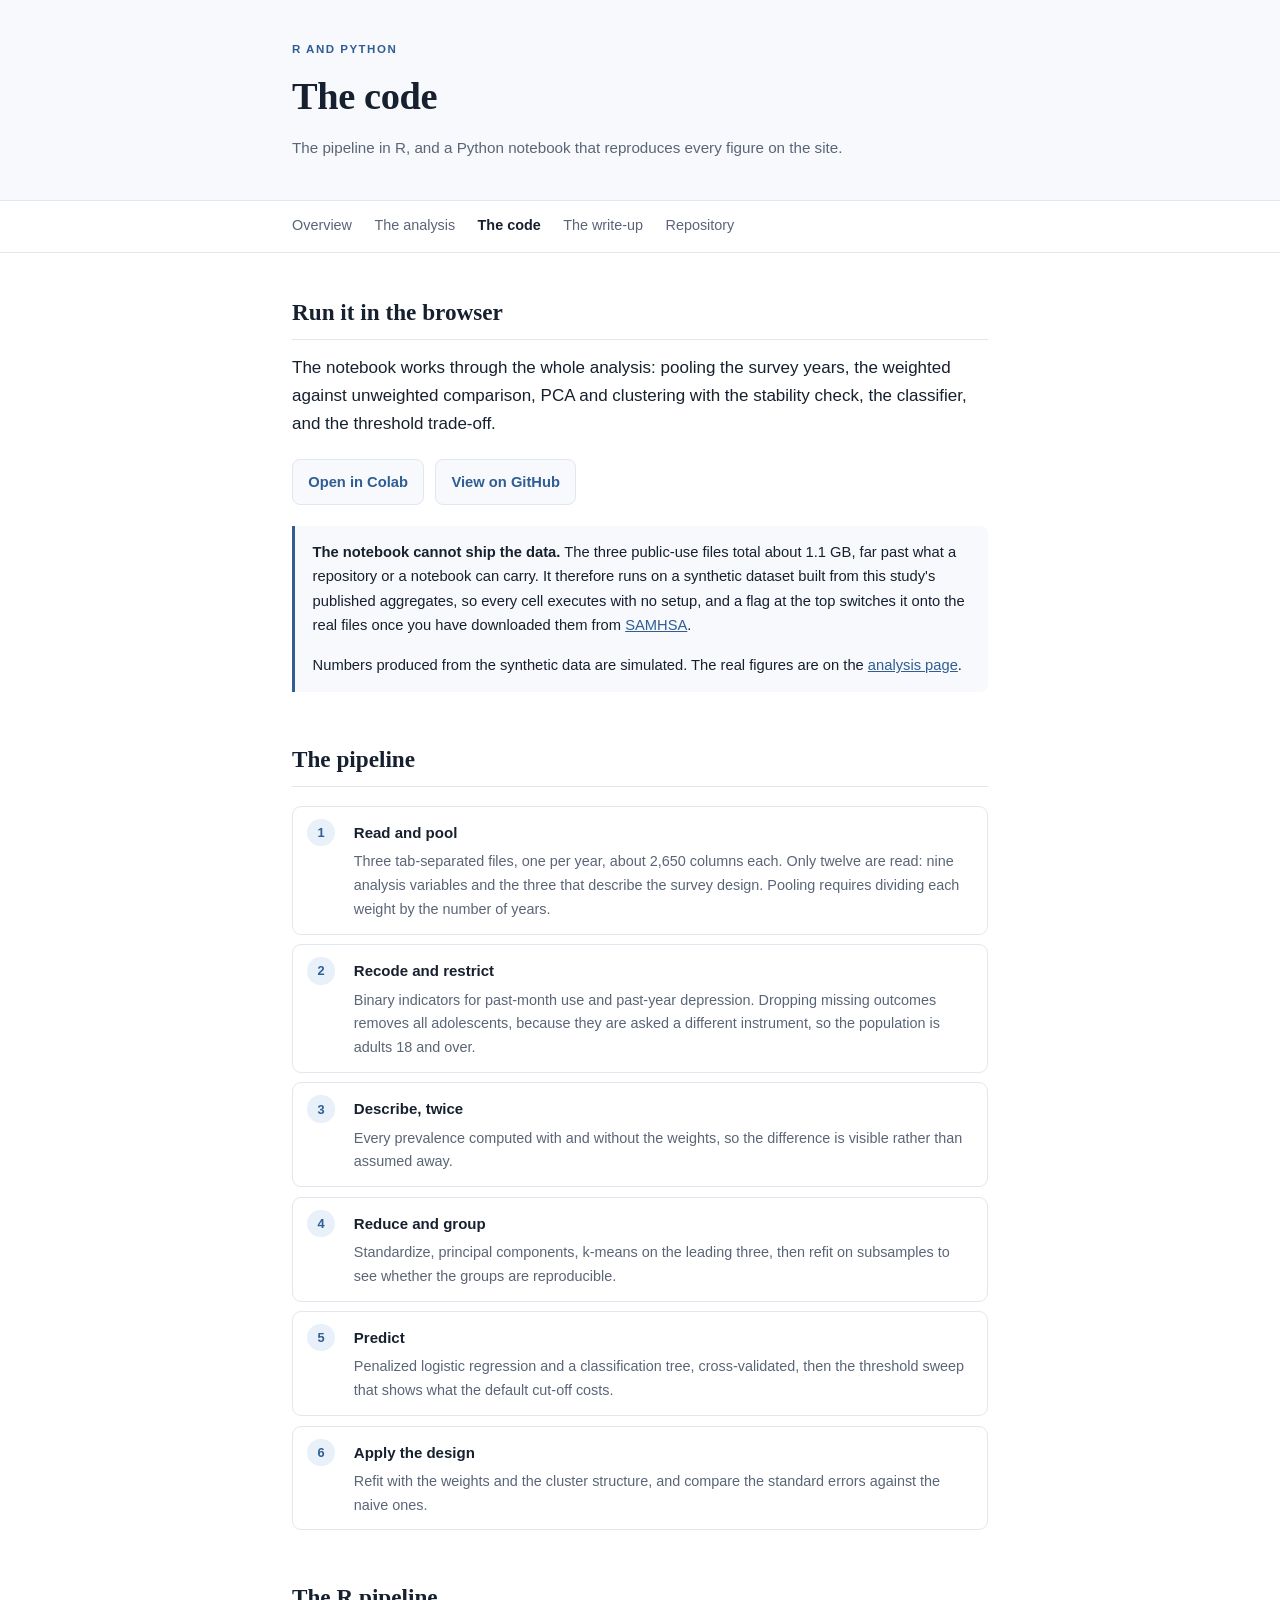
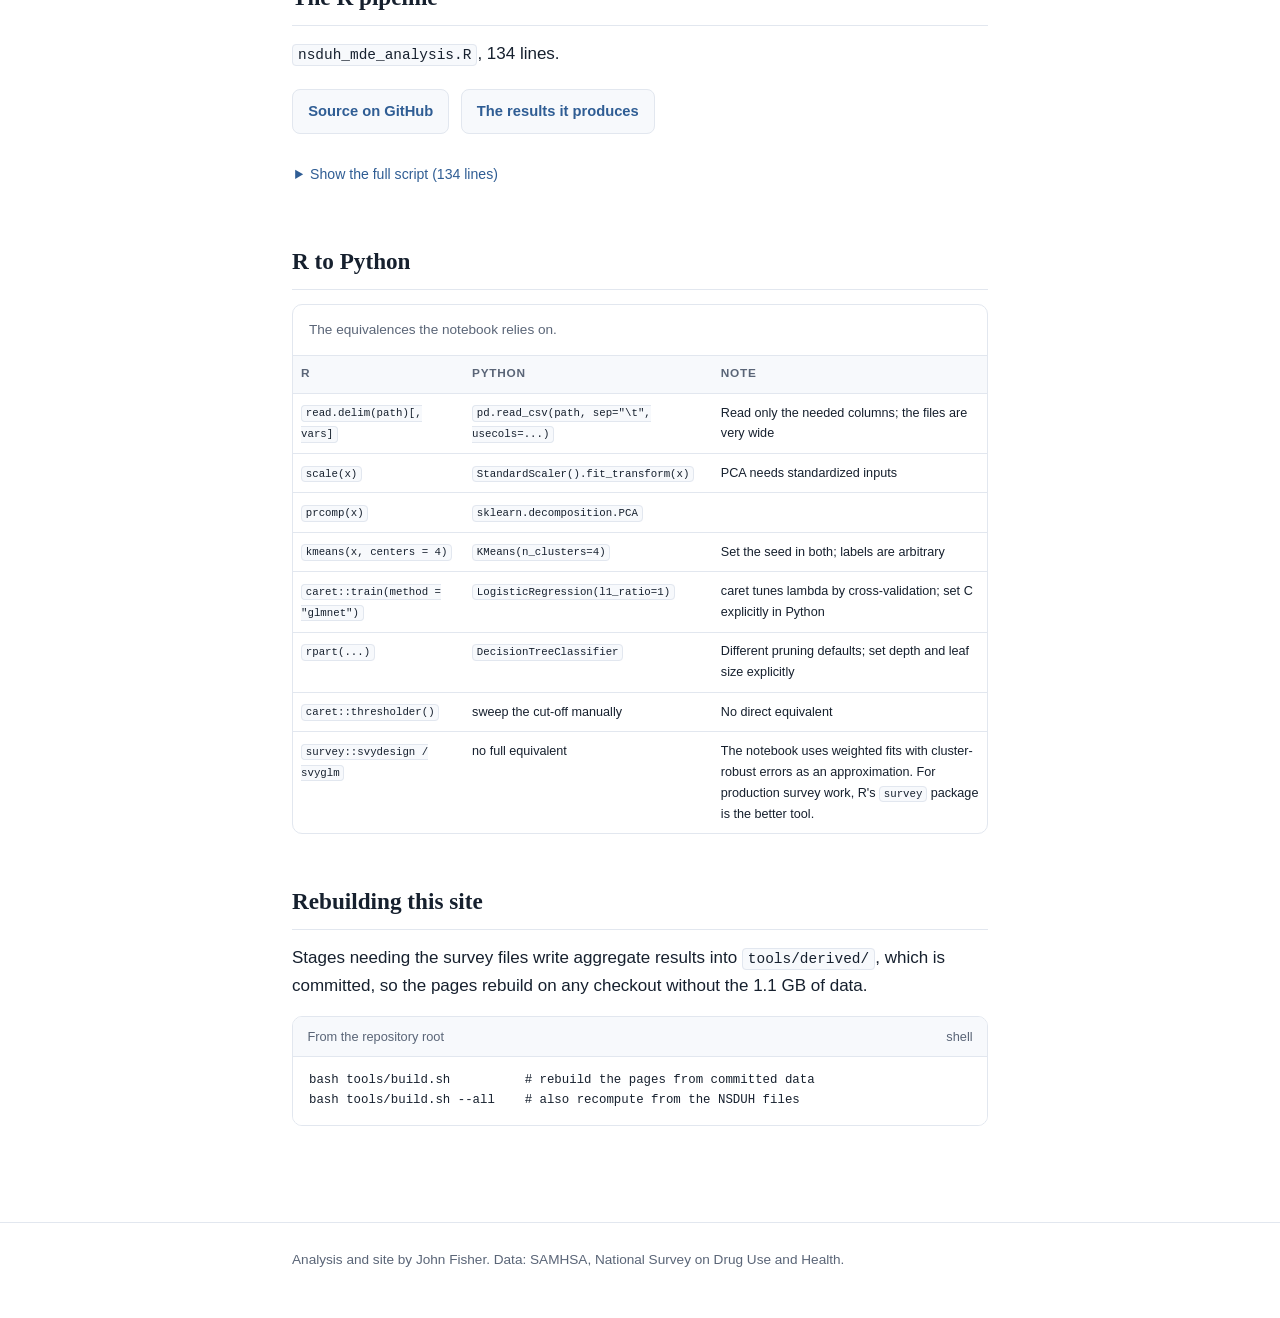
<file: public/code.html>
<!DOCTYPE html>
<html lang="en">
<head>
<meta charset="utf-8">
<meta name="viewport" content="width=device-width, initial-scale=1">
<title>The Code &middot; Depression and Substance Use in the NSDUH</title>
<meta name="description" content="The R pipeline behind the analysis, with a Python notebook that reproduces it.">
<link rel="canonical" href="https://johnfisher-ai.github.io/fisher-nsduh-analysis/code.html">
<meta name="author" content="John Fisher">
<meta name="theme-color" content="#2f5d94">
<meta property="og:type" content="website">
<meta property="og:site_name" content="Depression and Substance Use in the NSDUH">
<meta property="og:title" content="The Code">
<meta property="og:description" content="The R pipeline behind the analysis, with a Python notebook that reproduces it.">
<meta property="og:url" content="https://johnfisher-ai.github.io/fisher-nsduh-analysis/code.html">
<meta property="og:image" content="https://johnfisher-ai.github.io/fisher-nsduh-analysis/assets/img/social-card.png">
<meta property="og:image:width" content="1200">
<meta property="og:image:height" content="627">
<meta property="og:image:alt" content="Depression and substance use in the National Survey on Drug Use and Health, 2022 to 2024. 134,897 adults.">
<meta name="twitter:card" content="summary_large_image">
<meta name="twitter:title" content="The Code">
<meta name="twitter:description" content="The R pipeline behind the analysis, with a Python notebook that reproduces it.">
<meta name="twitter:image" content="https://johnfisher-ai.github.io/fisher-nsduh-analysis/assets/img/social-card.png">
<link rel="stylesheet" href="assets/css/site.css">
</head>
<body>
<header class="top"><div class="wrap">
  <p class="kicker">R and Python</p>
  <h1>The code</h1>
  <p class="byline">The pipeline in R, and a Python notebook that reproduces every figure on
     the site.</p>
</div></header>
<nav class="site"><div class="wrap">
    <a href="./">Overview</a>
    <a href="analysis.html">The analysis</a>
    <a href="code.html" aria-current="page">The code</a>
    <a href="writeup.html">The write-up</a>
    <a href="https://github.com/johnfisher-ai/fisher-nsduh-analysis">Repository</a>
</div></nav>
<main><div class="wrap">

<section>
  <h2>Run it in the browser</h2>
  <p>The notebook works through the whole analysis: pooling the survey years, the weighted
  against unweighted comparison, PCA and clustering with the stability check, the classifier,
  and the threshold trade-off.</p>
  <p>
    <a class="cta" href="https://colab.research.google.com/github/johnfisher-ai/fisher-nsduh-analysis/blob/main/notebooks/nsduh_mde_analysis.ipynb">Open in Colab</a>
    <a class="cta" href="https://github.com/johnfisher-ai/fisher-nsduh-analysis/blob/main/notebooks/nsduh_mde_analysis.ipynb">View on GitHub</a>
  </p>
  <div class="note">
    <p><strong>The notebook cannot ship the data.</strong> The three public-use files total
    about 1.1 GB, far past what a repository or a notebook can carry. It therefore runs on a
    synthetic dataset built from this study's published aggregates, so every cell executes
    with no setup, and a flag at the top switches it onto the real files once you have
    downloaded them from <a href="https://www.samhsa.gov/data/data-we-collect/nsduh-national-survey-drug-use-and-health">SAMHSA</a>.</p>
    <p>Numbers produced from the synthetic data are simulated. The real figures are on the
    <a href="analysis.html">analysis page</a>.</p>
  </div>
</section>

<section>
  <h2>The pipeline</h2>
  <div class="pipe">
    <div class="step"><span class="n">1</span><div><strong>Read and pool</strong>
      <p>Three tab-separated files, one per year, about 2,650 columns each. Only twelve are
      read: nine analysis variables and the three that describe the survey design. Pooling
      requires dividing each weight by the number of years.</p></div></div>
    <div class="step"><span class="n">2</span><div><strong>Recode and restrict</strong>
      <p>Binary indicators for past-month use and past-year depression. Dropping missing
      outcomes removes all adolescents, because they are asked a different instrument, so the
      population is adults 18 and over.</p></div></div>
    <div class="step"><span class="n">3</span><div><strong>Describe, twice</strong>
      <p>Every prevalence computed with and without the weights, so the difference is
      visible rather than assumed away.</p></div></div>
    <div class="step"><span class="n">4</span><div><strong>Reduce and group</strong>
      <p>Standardize, principal components, k-means on the leading three, then refit on
      subsamples to see whether the groups are reproducible.</p></div></div>
    <div class="step"><span class="n">5</span><div><strong>Predict</strong>
      <p>Penalized logistic regression and a classification tree, cross-validated, then the
      threshold sweep that shows what the default cut-off costs.</p></div></div>
    <div class="step"><span class="n">6</span><div><strong>Apply the design</strong>
      <p>Refit with the weights and the cluster structure, and compare the standard errors
      against the naive ones.</p></div></div>
  </div>
</section>

<section>
  <h2>The R pipeline</h2>
  <p class="mono-name"><code>nsduh_mde_analysis.R</code>, 134 lines.</p>
  <p>
    <a class="cta" href="https://github.com/johnfisher-ai/fisher-nsduh-analysis/blob/main/R/nsduh_mde_analysis.R">Source on GitHub</a>
    <a class="cta" href="analysis.html">The results it produces</a>
  </p>
  <details class="src">
    <summary>Show the full script (134 lines)</summary>
    <div class="codewrap">
      <div class="head"><code>nsduh_mde_analysis.R</code><span>R</span></div>
      <pre class="code clip"><span class="sas-c"># Major Depressive Episode and Substance Use in the United States</span>
<span class="sas-c"># National Survey on Drug Use and Health (NSDUH), 2022-2024</span>
<span class="sas-c">#</span>
<span class="sas-c"># The analysis pipeline in R. The original was written as an R Markdown document;</span>
<span class="sas-c"># this is the same code path, cleaned for publication and with the survey design</span>
<span class="sas-c"># added in Part 6.</span>
<span class="sas-c">#</span>
<span class="sas-c"># The NSDUH public-use files are about 1.1 GB and are not distributed with this</span>
<span class="sas-c"># repository. Download them from SAMHSA and set DATA_DIR:</span>
<span class="sas-c">#   https://www.samhsa.gov/data/data-we-collect/nsduh-national-survey-drug-use-and-health</span>

DATA_DIR &lt;- <span class="sas-s">&quot;path/to/nsduh&quot;</span>

<span class="sas-k">library</span>(tidyverse)
<span class="sas-k">library</span>(VIM)          <span class="sas-c"># missingness visualization</span>
<span class="sas-k">library</span>(factoextra)   <span class="sas-c"># PCA and clustering plots</span>
<span class="sas-k">library</span>(caret)        <span class="sas-c"># cross-validation and tuning</span>
<span class="sas-k">library</span>(<span class="sas-k">rpart</span>)        <span class="sas-c"># classification tree</span>
<span class="sas-k">library</span>(<span class="sas-k">rpart</span>.<span class="sas-k">plot</span>)
<span class="sas-k">library</span>(survey)       <span class="sas-c"># complex survey design, Part 6</span>

<span class="sas-c"># ---------------------------------------------------------------------------</span>
<span class="sas-c"># Part 1. Read and pool the survey years</span>
<span class="sas-c"># ---------------------------------------------------------------------------</span>
<span class="sas-c"># Each file is one year, tab separated, roughly 2,650 columns. Only a handful are</span>
<span class="sas-c"># needed, and the three design variables matter as much as the analysis ones:</span>
<span class="sas-c">#   ANALWT2_C  the analysis weight</span>
<span class="sas-c">#   VESTR_C    the variance estimation stratum</span>
<span class="sas-c">#   VEREP      the variance estimation replicate</span>
vars &lt;- <span class="sas-k">c</span>(<span class="sas-s">&quot;IRSEX&quot;</span>, <span class="sas-s">&quot;CATAG6&quot;</span>, <span class="sas-s">&quot;INCOME&quot;</span>, <span class="sas-s">&quot;HEALTH2&quot;</span>,
          <span class="sas-s">&quot;IRALCRC&quot;</span>, <span class="sas-s">&quot;IRMJRC&quot;</span>, <span class="sas-s">&quot;CIGMON&quot;</span>, <span class="sas-s">&quot;AMDEYR&quot;</span>, <span class="sas-s">&quot;AMIPY&quot;</span>,
          <span class="sas-s">&quot;ANALWT2_C&quot;</span>, <span class="sas-s">&quot;VESTR_C&quot;</span>, <span class="sas-s">&quot;VEREP&quot;</span>)

read_year &lt;- <span class="sas-k">function</span>(year) {
  path &lt;- file.<span class="sas-p">path</span>(DATA_DIR, <span class="sas-p">sprintf</span>(<span class="sas-s">&quot;NSDUH_%d_Tab.txt&quot;</span>, year))
  d &lt;- read.<span class="sas-p">delim</span>(path)[, vars]
  d$YEAR &lt;- year
  d
}
df &lt;- <span class="sas-k">bind_rows</span>(<span class="sas-k">lapply</span>(<span class="sas-k">c</span>(<span class="sas-n">2022</span>, <span class="sas-n">2023</span>, <span class="sas-n">2024</span>), read_year))

<span class="sas-c"># Pooling years: the weight must be divided by the number of years, or the pooled</span>
<span class="sas-c"># estimates describe a population three times too large.</span>
df$WT &lt;- df$ANALWT2_C / <span class="sas-n">3</span>

<span class="sas-c"># ---------------------------------------------------------------------------</span>
<span class="sas-c"># Part 2. Recode</span>
<span class="sas-c"># ---------------------------------------------------------------------------</span>
df &lt;- df %&gt;% <span class="sas-k">mutate</span>(
  ALC_PASTMO = as.<span class="sas-p">integer</span>(IRALCRC == <span class="sas-n">1</span>),
  MJ_PASTMO  = as.<span class="sas-p">integer</span>(IRMJRC  == <span class="sas-n">1</span>),
  CIG_PASTMO = as.<span class="sas-p">integer</span>(CIGMON  == <span class="sas-n">1</span>),
  MDE        = <span class="sas-k">ifelse</span>(AMDEYR %<span class="sas-k">in</span>% <span class="sas-k">c</span>(<span class="sas-n">1</span>, <span class="sas-n">2</span>), as.<span class="sas-p">integer</span>(AMDEYR == <span class="sas-n">1</span>), <span class="sas-k">NA</span>),
  AMI        = <span class="sas-k">ifelse</span>(AMIPY  %<span class="sas-k">in</span>% <span class="sas-k">c</span>(<span class="sas-n">1</span>, <span class="sas-n">2</span>), as.<span class="sas-p">integer</span>(AMIPY  == <span class="sas-n">1</span>), <span class="sas-k">NA</span>),
  HEALTH     = <span class="sas-k">ifelse</span>(HEALTH2 %<span class="sas-k">in</span>% <span class="sas-n">1</span>:<span class="sas-n">4</span>, HEALTH2, <span class="sas-k">NA</span>)
)

<span class="sas-c"># The adult depression question is not asked of 12-17 year olds (CATAG6 == 1), so</span>
<span class="sas-c"># dropping missing MDE removes them entirely. That is a restriction on the</span>
<span class="sas-c"># population, not missing data: the analysis is of adults 18 and over.</span>
<span class="sas-k">cat</span>(<span class="sas-s">&quot;adolescents in the pooled file:&quot;</span>, <span class="sas-k">sum</span>(df$CATAG6 == <span class="sas-n">1</span>), <span class="sas-s">&quot;\n&quot;</span>)
nsduh &lt;- df %&gt;% <span class="sas-k">filter</span>(!is.<span class="sas-k">na</span>(MDE), !is.<span class="sas-k">na</span>(HEALTH))
<span class="sas-k">cat</span>(<span class="sas-s">&quot;analysis sample:&quot;</span>, <span class="sas-k">nrow</span>(nsduh), <span class="sas-s">&quot;\n&quot;</span>)

<span class="sas-c"># ---------------------------------------------------------------------------</span>
<span class="sas-c"># Part 3. Missingness and descriptives</span>
<span class="sas-c"># ---------------------------------------------------------------------------</span>
VIM::<span class="sas-p">aggr</span>(df[, <span class="sas-k">c</span>(<span class="sas-s">&quot;IRSEX&quot;</span>,<span class="sas-s">&quot;CATAG6&quot;</span>,<span class="sas-s">&quot;INCOME&quot;</span>,<span class="sas-s">&quot;HEALTH&quot;</span>,<span class="sas-s">&quot;ALC_PASTMO&quot;</span>,
                 <span class="sas-s">&quot;MJ_PASTMO&quot;</span>,<span class="sas-s">&quot;CIG_PASTMO&quot;</span>,<span class="sas-s">&quot;MDE&quot;</span>,<span class="sas-s">&quot;AMI&quot;</span>)],
          numbers = <span class="sas-k">TRUE</span>, prop = <span class="sas-k">FALSE</span>, sortVars = <span class="sas-k">TRUE</span>)

<span class="sas-c"># Unweighted prevalence: a property of the sample, not of the country.</span>
nsduh %&gt;% <span class="sas-k">group_by</span>(YEAR) %&gt;%
  <span class="sas-k">summarise</span>(<span class="sas-k">across</span>(<span class="sas-k">c</span>(ALC_PASTMO, MJ_PASTMO, CIG_PASTMO, MDE), ~ <span class="sas-k">mean</span>(.) * <span class="sas-n">100</span>))

<span class="sas-c"># ---------------------------------------------------------------------------</span>
<span class="sas-c"># Part 4. PCA and k-means</span>
<span class="sas-c"># ---------------------------------------------------------------------------</span>
pca_vars &lt;- <span class="sas-k">c</span>(<span class="sas-s">&quot;ALC_PASTMO&quot;</span>,<span class="sas-s">&quot;MJ_PASTMO&quot;</span>,<span class="sas-s">&quot;CIG_PASTMO&quot;</span>,<span class="sas-s">&quot;IRSEX&quot;</span>,<span class="sas-s">&quot;CATAG6&quot;</span>,<span class="sas-s">&quot;INCOME&quot;</span>,<span class="sas-s">&quot;HEALTH&quot;</span>)
X  &lt;- <span class="sas-k">scale</span>(nsduh[, pca_vars])          <span class="sas-c"># standardize: the variables are on different scales</span>
pc &lt;- <span class="sas-k">prcomp</span>(X)
<span class="sas-p">fviz_eig</span>(pc)                            <span class="sas-c"># scree plot</span>
scores &lt;- pc$x[, <span class="sas-n">1</span>:<span class="sas-n">3</span>]

set.<span class="sas-p">seed</span>(<span class="sas-n">1</span>)
<span class="sas-p">fviz_nbclust</span>(scores[<span class="sas-p">sample</span>(<span class="sas-k">nrow</span>(scores), <span class="sas-n">25000</span>), ], <span class="sas-k">kmeans</span>, method = <span class="sas-s">&quot;wss&quot;</span>, k.max = <span class="sas-n">8</span>)
km &lt;- <span class="sas-k">kmeans</span>(scores, centers = <span class="sas-n">4</span>, nstart = <span class="sas-n">10</span>)
nsduh$cluster &lt;- km$cluster

nsduh %&gt;% <span class="sas-k">group_by</span>(cluster) %&gt;%
  <span class="sas-k">summarise</span>(n = <span class="sas-p">n</span>(), <span class="sas-k">across</span>(<span class="sas-k">c</span>(ALC_PASTMO, MJ_PASTMO, CIG_PASTMO, MDE), ~ <span class="sas-k">mean</span>(.) * <span class="sas-n">100</span>))

<span class="sas-c"># ---------------------------------------------------------------------------</span>
<span class="sas-c"># Part 5. Predicting MDE</span>
<span class="sas-c"># ---------------------------------------------------------------------------</span>
model_vars &lt;- pca_vars
glm_data &lt;- nsduh[, <span class="sas-k">c</span>(model_vars, <span class="sas-s">&quot;MDE&quot;</span>)]
glm_data$MDE &lt;- <span class="sas-k">factor</span>(<span class="sas-k">ifelse</span>(glm_data$MDE == <span class="sas-n">1</span>, <span class="sas-s">&quot;Yes&quot;</span>, <span class="sas-s">&quot;No&quot;</span>), levels = <span class="sas-k">c</span>(<span class="sas-s">&quot;No&quot;</span>, <span class="sas-s">&quot;Yes&quot;</span>))

set.<span class="sas-p">seed</span>(<span class="sas-n">1</span>)
ctrl &lt;- <span class="sas-p">trainControl</span>(method = <span class="sas-s">&quot;cv&quot;</span>, number = <span class="sas-n">10</span>, classProbs = <span class="sas-k">TRUE</span>,
                     summaryFunction = twoClassSummary)
lasso_fit &lt;- <span class="sas-k">train</span>(x = glm_data[, model_vars], y = glm_data$MDE,
                   method = <span class="sas-s">&quot;glmnet&quot;</span>, metric = <span class="sas-s">&quot;ROC&quot;</span>, trControl = ctrl,
                   tuneGrid = expand.<span class="sas-p">grid</span>(alpha = <span class="sas-n">1</span>, lambda = <span class="sas-n">10</span>^<span class="sas-k">seq</span>(-<span class="sas-n">4</span>, <span class="sas-n">0</span>, length = <span class="sas-n">20</span>)))

<span class="sas-c"># The outcome is imbalanced at roughly 7.9 to 1. At the default 0.50 cut-off the</span>
<span class="sas-c"># model almost never predicts the minority class, so accuracy looks high and kappa</span>
<span class="sas-c"># is near zero. Inspect the trade-off rather than reporting accuracy alone.</span>
<span class="sas-p">thresholder</span>(lasso_fit, threshold = <span class="sas-k">seq</span>(<span class="sas-n">0.05</span>, <span class="sas-n">0.5</span>, by = <span class="sas-n">0.05</span>),
            final = <span class="sas-k">TRUE</span>, statistics = <span class="sas-s">&quot;all&quot;</span>)

tree &lt;- <span class="sas-k">rpart</span>(MDE ~ ., data = glm_data, method = <span class="sas-s">&quot;class&quot;</span>,
              cp = <span class="sas-n">0.001</span>, control = <span class="sas-k">rpart</span>.<span class="sas-p">control</span>(maxdepth = <span class="sas-n">4</span>))
<span class="sas-k">rpart</span>.<span class="sas-k">plot</span>(tree, type = <span class="sas-n">2</span>, extra = <span class="sas-n">104</span>)

<span class="sas-c"># ---------------------------------------------------------------------------</span>
<span class="sas-c"># Part 6. The survey design</span>
<span class="sas-c"># ---------------------------------------------------------------------------</span>
<span class="sas-c"># Everything above treats the data as a simple random sample. NSDUH is a stratified</span>
<span class="sas-c"># multistage sample, so unweighted percentages describe the respondents rather than</span>
<span class="sas-c"># the population, and standard errors computed without the design are too small.</span>
<span class="sas-p">options</span>(survey.lonely.psu = <span class="sas-s">&quot;adjust&quot;</span>)
des &lt;- <span class="sas-p">svydesign</span>(ids = ~VEREP, strata = ~VESTR_C, weights = ~WT,
                 data = nsduh, nest = <span class="sas-k">TRUE</span>)

<span class="sas-c"># Population estimates, with design-correct standard errors.</span>
<span class="sas-p">svymean</span>(~ALC_PASTMO + MJ_PASTMO + CIG_PASTMO + MDE, des)
<span class="sas-p">svyby</span>(~MDE, ~CATAG6, des, svymean)

<span class="sas-c"># The same logistic regression, design aware. Compare these standard errors with</span>
<span class="sas-c"># the naive ones: they are substantially larger.</span>
<span class="sas-p">svyglm</span>(MDE ~ ALC_PASTMO + MJ_PASTMO + CIG_PASTMO + IRSEX + CATAG6 + INCOME + HEALTH,
       design = des, family = <span class="sas-p">quasibinomial</span>())
</pre>
    </div>
  </details>
</section>

<section>
  <h2>R to Python</h2>
  <div class="scroll"><table class="stats">
    <caption>The equivalences the notebook relies on.</caption>
    <thead><tr><th>R</th><th>Python</th><th>Note</th></tr></thead>
    <tbody>
      <tr><td><code>read.delim(path)[, vars]</code></td><td><code>pd.read_csv(path, sep="\t", usecols=...)</code></td><td>Read only the needed columns; the files are very wide</td></tr>
      <tr><td><code>scale(x)</code></td><td><code>StandardScaler().fit_transform(x)</code></td><td>PCA needs standardized inputs</td></tr>
      <tr><td><code>prcomp(x)</code></td><td><code>sklearn.decomposition.PCA</code></td><td></td></tr>
      <tr><td><code>kmeans(x, centers = 4)</code></td><td><code>KMeans(n_clusters=4)</code></td><td>Set the seed in both; labels are arbitrary</td></tr>
      <tr><td><code>caret::train(method = "glmnet")</code></td><td><code>LogisticRegression(l1_ratio=1)</code></td><td>caret tunes lambda by cross-validation; set C explicitly in Python</td></tr>
      <tr><td><code>rpart(...)</code></td><td><code>DecisionTreeClassifier</code></td><td>Different pruning defaults; set depth and leaf size explicitly</td></tr>
      <tr><td><code>caret::thresholder()</code></td><td>sweep the cut-off manually</td><td>No direct equivalent</td></tr>
      <tr><td><code>survey::svydesign / svyglm</code></td><td>no full equivalent</td><td>The notebook uses weighted fits with cluster-robust errors as an approximation. For production survey work, R's <code>survey</code> package is the better tool.</td></tr>
    </tbody>
  </table></div>
</section>

<section>
  <h2>Rebuilding this site</h2>
  <p>Stages needing the survey files write aggregate results into <code>tools/derived/</code>,
  which is committed, so the pages rebuild on any checkout without the 1.1 GB of data.</p>
  <div class="codewrap">
    <div class="head"><span>From the repository root</span><span>shell</span></div>
    <pre class="code">bash tools/build.sh          # rebuild the pages from committed data
bash tools/build.sh --all    # also recompute from the NSDUH files</pre>
  </div>
</section>

</div></main>
<footer class="site"><div class="wrap">
  <p>Analysis and site by John Fisher. Data: SAMHSA, National Survey on Drug Use and Health.</p>
</div></footer>
</body>
</html>
</file>
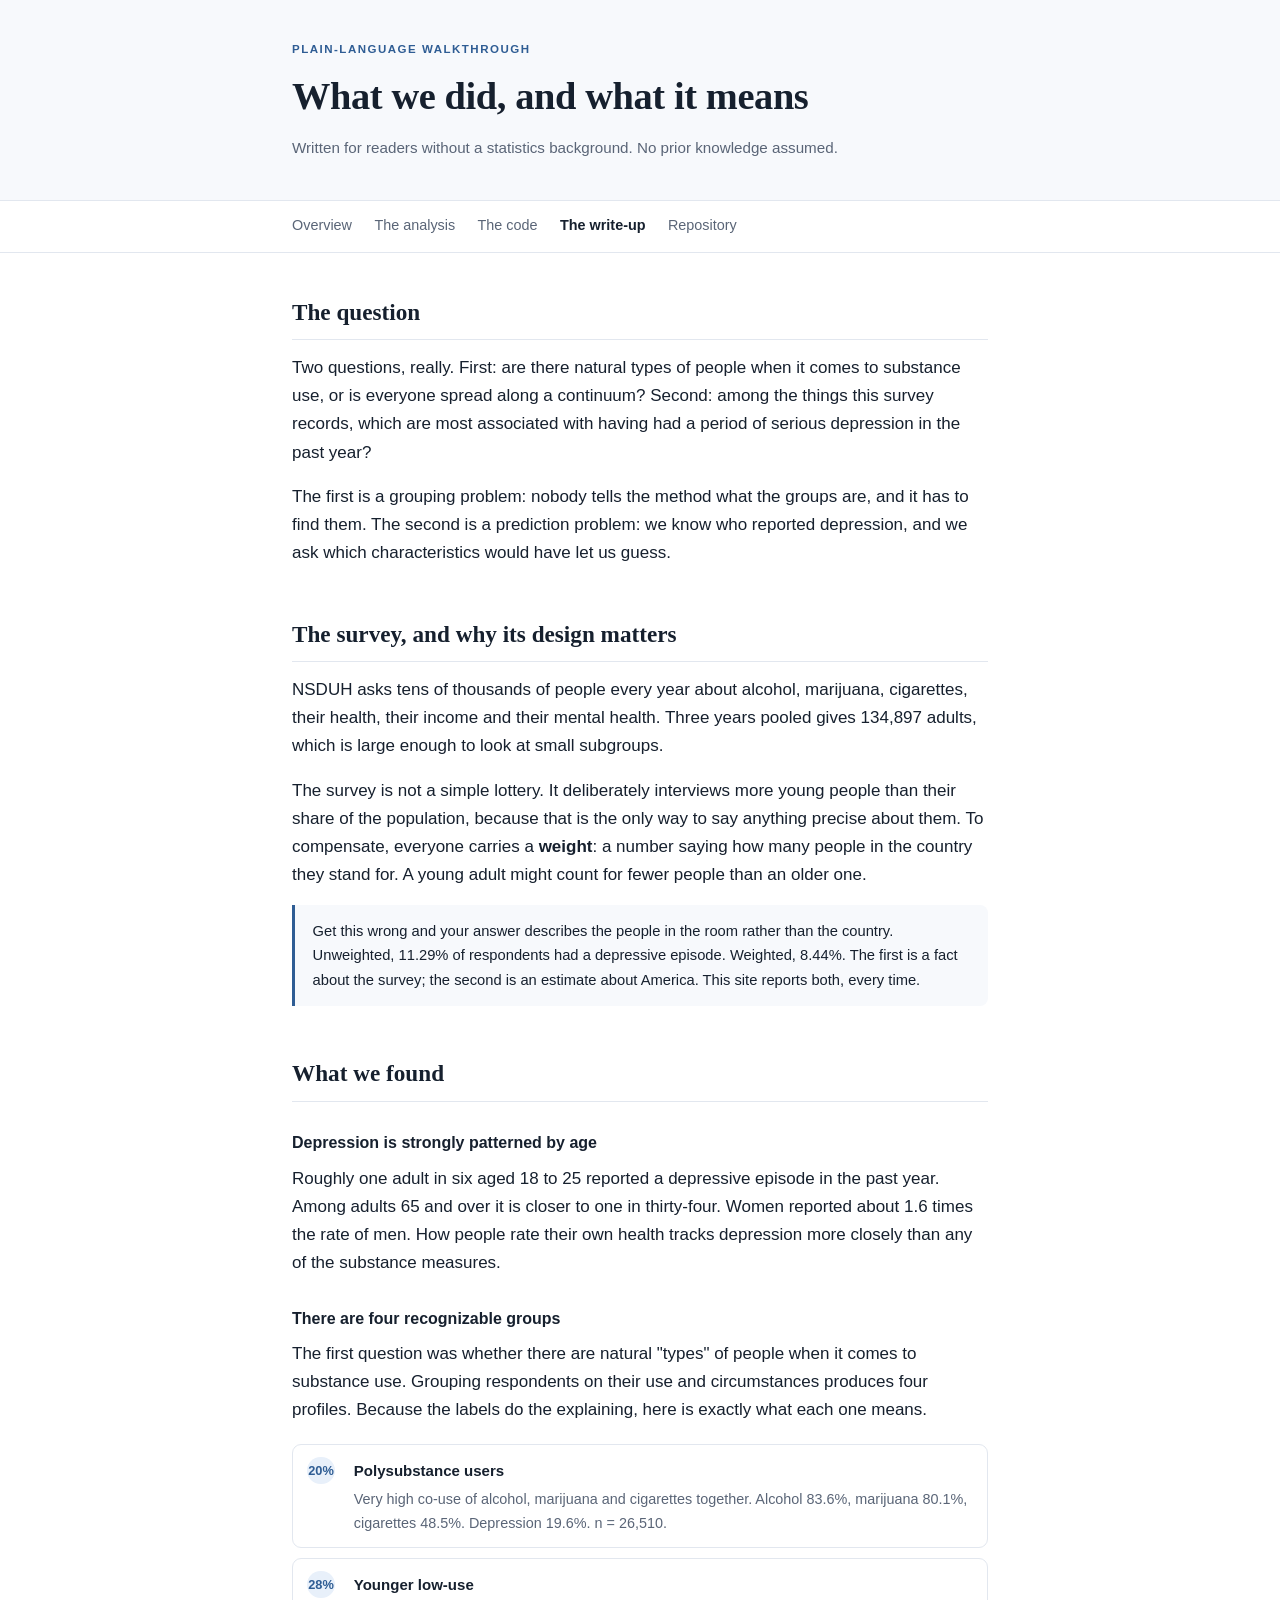
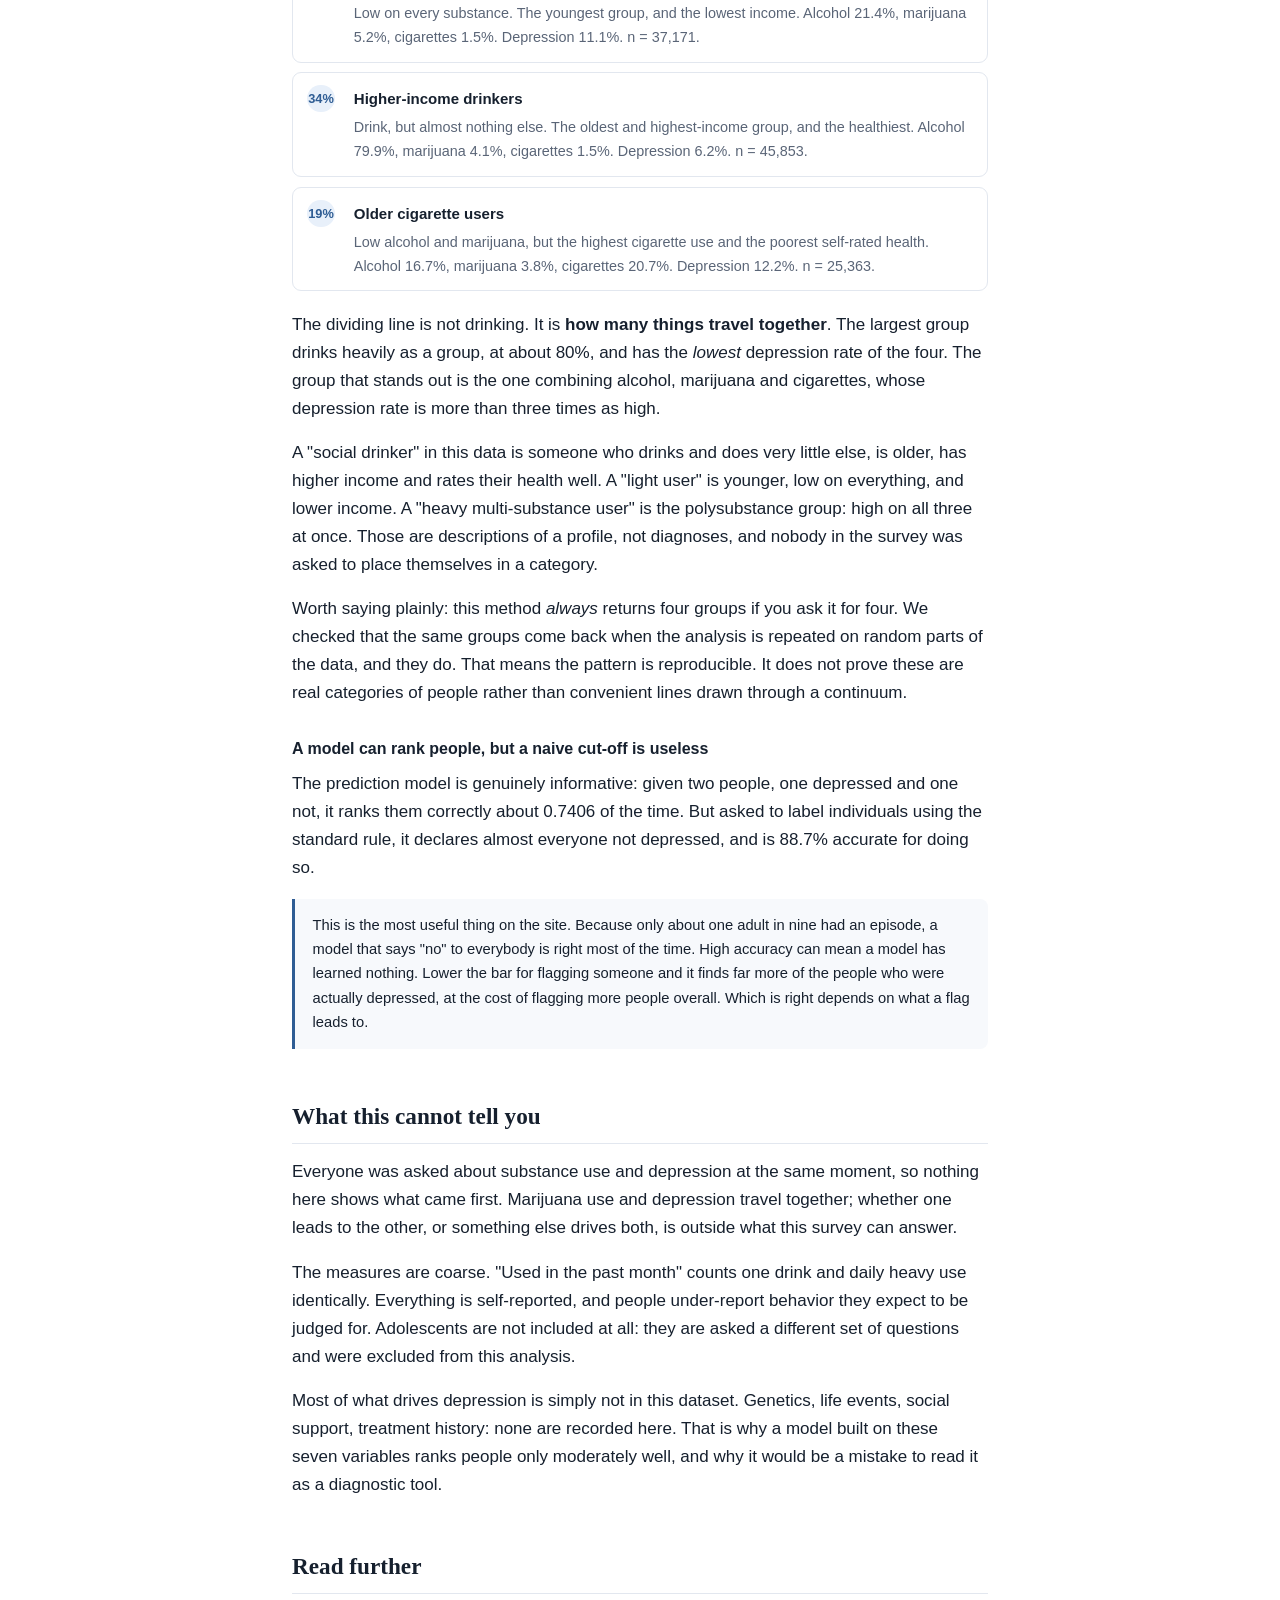
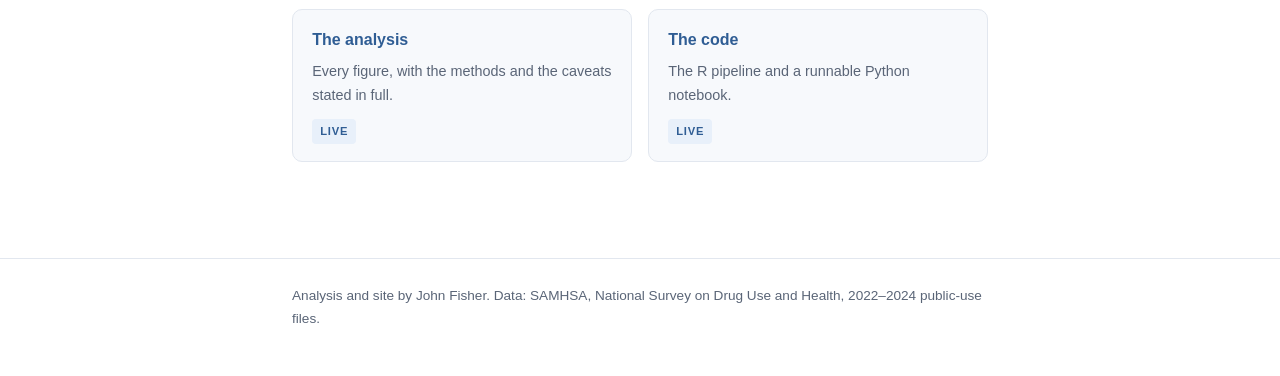
<file: public/writeup.html>
<!DOCTYPE html>
<html lang="en">
<head>
<meta charset="utf-8">
<meta name="viewport" content="width=device-width, initial-scale=1">
<title>The Write-Up &middot; Depression and Substance Use in the NSDUH</title>
<meta name="description" content="A plain-language walkthrough of what was done, why, and what the results support.">
<link rel="canonical" href="https://johnfisher-ai.github.io/fisher-nsduh-analysis/writeup.html">
<meta name="author" content="John Fisher">
<meta name="theme-color" content="#2f5d94">
<meta property="og:type" content="website">
<meta property="og:site_name" content="Depression and Substance Use in the NSDUH">
<meta property="og:title" content="The Write-Up">
<meta property="og:description" content="A plain-language walkthrough of what was done, why, and what the results support.">
<meta property="og:url" content="https://johnfisher-ai.github.io/fisher-nsduh-analysis/writeup.html">
<meta property="og:image" content="https://johnfisher-ai.github.io/fisher-nsduh-analysis/assets/img/social-card.png">
<meta property="og:image:width" content="1200">
<meta property="og:image:height" content="627">
<meta property="og:image:alt" content="Depression and substance use in the National Survey on Drug Use and Health, 2022 to 2024. 134,897 adults.">
<meta name="twitter:card" content="summary_large_image">
<meta name="twitter:title" content="The Write-Up">
<meta name="twitter:description" content="A plain-language walkthrough of what was done, why, and what the results support.">
<meta name="twitter:image" content="https://johnfisher-ai.github.io/fisher-nsduh-analysis/assets/img/social-card.png">
<link rel="stylesheet" href="assets/css/site.css">
</head>
<body>
<header class="top"><div class="wrap">
  <p class="kicker">Plain-language walkthrough</p>
  <h1>What we did, and what it means</h1>
  <p class="byline">Written for readers without a statistics background. No prior knowledge
     assumed.</p>
</div></header>
<nav class="site"><div class="wrap">
    <a href="./">Overview</a>
    <a href="analysis.html">The analysis</a>
    <a href="code.html">The code</a>
    <a href="writeup.html" aria-current="page">The write-up</a>
    <a href="https://github.com/johnfisher-ai/fisher-nsduh-analysis">Repository</a>
</div></nav>
<main><div class="wrap">

<section>
  <h2>The question</h2>
  <p>Two questions, really. First: are there natural types of people when it comes to
  substance use, or is everyone spread along a continuum? Second: among the things this
  survey records, which are most associated with having had a period of serious depression
  in the past year?</p>
  <p>The first is a grouping problem: nobody tells the method what the groups are, and it
  has to find them. The second is a prediction problem: we know who reported depression, and
  we ask which characteristics would have let us guess.</p>
</section>

<section>
  <h2>The survey, and why its design matters</h2>
  <p>NSDUH asks tens of thousands of people every year about alcohol, marijuana, cigarettes,
  their health, their income and their mental health. Three years pooled gives 134,897 adults,
  which is large enough to look at small subgroups.</p>
  <p>The survey is not a simple lottery. It deliberately interviews more young people than
  their share of the population, because that is the only way to say anything precise about
  them. To compensate, everyone carries a <strong>weight</strong>: a number saying how many
  people in the country they stand for. A young adult might count for fewer people than an
  older one.</p>
  <div class="note">
    <p>Get this wrong and your answer describes the people in the room rather than the
    country. Unweighted, 11.29% of respondents had a depressive episode. Weighted,
    8.44%. The first is a fact about the survey; the second is an estimate about America.
    This site reports both, every time.</p>
  </div>
</section>

<section>
  <h2>What we found</h2>
  <h3>Depression is strongly patterned by age</h3>
  <p>Roughly one adult in six aged 18 to 25 reported a depressive episode in the past year.
  Among adults 65 and over it is closer to one in thirty-four. Women reported about 1.6
  times the rate of men. How people rate their own health tracks depression more closely
  than any of the substance measures.</p>

  <h3>There are four recognizable groups</h3>
  <p>The first question was whether there are natural "types" of people when it comes to
  substance use. Grouping respondents on their use and circumstances produces four profiles.
  Because the labels do the explaining, here is exactly what each one means.</p>
  <div class="pipe">
<div class="step"><span class="n">20%</span><div><strong>Polysubstance users</strong><p>Very high co-use of alcohol, marijuana and cigarettes together. Alcohol 83.6%, marijuana 80.1%, cigarettes 48.5%. Depression 19.6%. n = 26,510.</p></div></div><div class="step"><span class="n">28%</span><div><strong>Younger low-use</strong><p>Low on every substance. The youngest group, and the lowest income. Alcohol 21.4%, marijuana 5.2%, cigarettes 1.5%. Depression 11.1%. n = 37,171.</p></div></div><div class="step"><span class="n">34%</span><div><strong>Higher-income drinkers</strong><p>Drink, but almost nothing else. The oldest and highest-income group, and the healthiest. Alcohol 79.9%, marijuana 4.1%, cigarettes 1.5%. Depression 6.2%. n = 45,853.</p></div></div><div class="step"><span class="n">19%</span><div><strong>Older cigarette users</strong><p>Low alcohol and marijuana, but the highest cigarette use and the poorest self-rated health. Alcohol 16.7%, marijuana 3.8%, cigarettes 20.7%. Depression 12.2%. n = 25,363.</p></div></div>
  </div>
  <p>The dividing line is not drinking. It is <strong>how many things travel together</strong>.
  The largest group drinks heavily as a group, at about 80%, and has the <em>lowest</em>
  depression rate of the four. The group that stands out is the one combining alcohol,
  marijuana and cigarettes, whose depression rate is more than three times as high.</p>
  <p>A "social drinker" in this data is someone who drinks and does very little else, is
  older, has higher income and rates their health well. A "light user" is younger, low on
  everything, and lower income. A "heavy multi-substance user" is the polysubstance group:
  high on all three at once. Those are descriptions of a profile, not diagnoses, and nobody
  in the survey was asked to place themselves in a category.</p>
  <p>Worth saying plainly: this method <em>always</em> returns four groups if you ask it for
  four. We checked that the same groups come back when the analysis is repeated on random
  parts of the data, and they do. That means the pattern is reproducible. It does not prove
  these are real categories of people rather than convenient lines drawn through a
  continuum.</p>

  <h3>A model can rank people, but a naive cut-off is useless</h3>
  <p>The prediction model is genuinely informative: given two people, one depressed and one
  not, it ranks them correctly about 0.7406 of the time. But asked to label individuals using
  the standard rule, it declares almost everyone not depressed, and is 88.7% accurate for
  doing so.</p>
  <div class="note">
    <p>This is the most useful thing on the site. Because only about one adult in nine had an
    episode, a model that says "no" to everybody is right most of the time. High accuracy can
    mean a model has learned nothing. Lower the bar for flagging someone and it finds far
    more of the people who were actually depressed, at the cost of flagging more people
    overall. Which is right depends on what a flag leads to.</p>
  </div>
</section>

<section>
  <h2>What this cannot tell you</h2>
  <p>Everyone was asked about substance use and depression at the same moment, so nothing
  here shows what came first. Marijuana use and depression travel together; whether one leads
  to the other, or something else drives both, is outside what this survey can answer.</p>
  <p>The measures are coarse. "Used in the past month" counts one drink and daily heavy use
  identically. Everything is self-reported, and people under-report behavior they expect to
  be judged for. Adolescents are not included at all: they are asked a different set of
  questions and were excluded from this analysis.</p>
  <p>Most of what drives depression is simply not in this dataset. Genetics, life events,
  social support, treatment history: none are recorded here. That is why a model built on
  these seven variables ranks people only moderately well, and why it would be a mistake to
  read it as a diagnostic tool.</p>
</section>

<section>
  <h2>Read further</h2>
  <div class="cards">
    <div class="card"><h3><a href="analysis.html">The analysis</a></h3>
      <p>Every figure, with the methods and the caveats stated in full.</p>
      <span class="tag">Live</span></div>
    <div class="card"><h3><a href="code.html">The code</a></h3>
      <p>The R pipeline and a runnable Python notebook.</p>
      <span class="tag">Live</span></div>
  </div>
</section>

</div></main>
<footer class="site"><div class="wrap">
  <p>Analysis and site by John Fisher. Data: SAMHSA, National Survey on Drug Use and Health,
     2022&ndash;2024 public-use files.</p>
</div></footer>
</body>
</html>
</file>
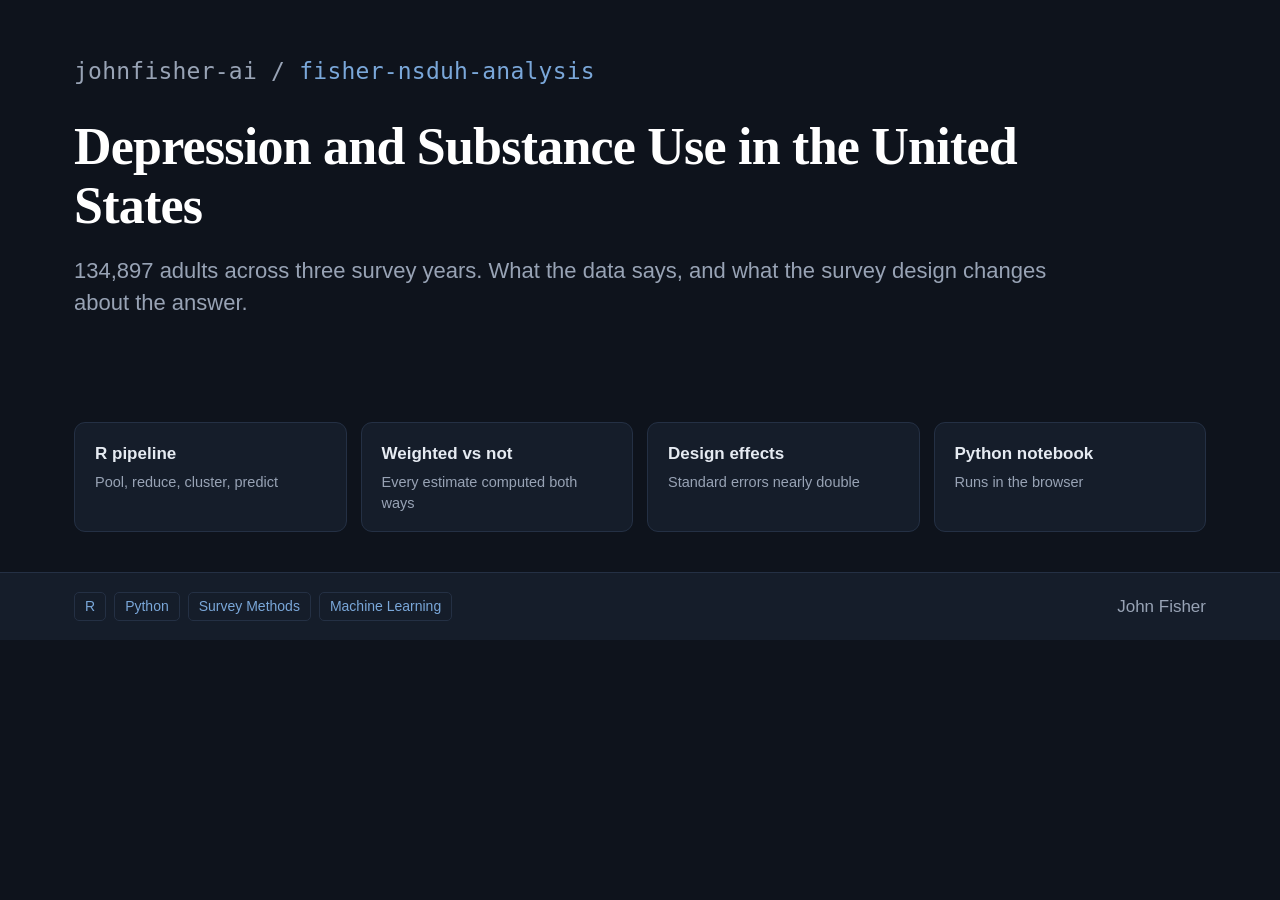
<file: assets/social/card-github.html>
<!DOCTYPE html><html><head><meta charset="utf-8"><style>
*{box-sizing:border-box;margin:0;padding:0}
html,body{width:1280px;height:640px}
body{font:16px/1.5 -apple-system,"Helvetica Neue",Arial,sans-serif;background:#0e131c;color:#e6ebf2;
  display:flex;flex-direction:column;overflow:hidden}
.body{flex:1;padding:54px 74px 0;display:flex;flex-direction:column}
.repo{font-family:ui-monospace,Menlo,monospace;font-size:23px;color:#7aa7d9;margin-bottom:28px;letter-spacing:.01em}
.repo .owner{color:#98a3b5}
h1{font-family:"Iowan Old Style","Palatino Linotype",Palatino,Georgia,serif;font-weight:600;
  font-size:52px;line-height:1.14;letter-spacing:-.015em;max-width:1060px;color:#fff}
.sub{margin-top:20px;font-size:22px;color:#98a3b5;line-height:1.45;max-width:1000px}
.grid{margin-top:auto;margin-bottom:40px;display:grid;grid-template-columns:repeat(4,1fr);gap:14px}
.c{border:1px solid #243044;border-radius:11px;padding:18px 20px;background:#151d2a}
.c .t{font-size:17px;font-weight:700;color:#e6ebf2}
.c .d{font-size:14.5px;color:#98a3b5;margin-top:6px;line-height:1.4}
.foot{background:#151d2a;border-top:1px solid #243044;padding:19px 74px;display:flex;
  justify-content:space-between;align-items:center;font-size:17px;color:#98a3b5}
.tags span{display:inline-block;border:1px solid #243044;border-radius:5px;padding:3px 10px;
  margin-right:8px;font-size:14px;color:#7aa7d9}
</style></head><body>
<div class="body">
  <div class="repo"><span class="owner">johnfisher-ai /</span> fisher-nsduh-analysis</div>
  <h1>Depression and Substance Use in the United States</h1>
  <div class="sub">134,897 adults across three survey years. What the data says, and what the survey design changes about the answer.</div>
  <div class="grid">
    <div class="c"><div class="t">R pipeline</div><div class="d">Pool, reduce, cluster, predict</div></div>
    <div class="c"><div class="t">Weighted vs not</div><div class="d">Every estimate computed both ways</div></div>
    <div class="c"><div class="t">Design effects</div><div class="d">Standard errors nearly double</div></div>
    <div class="c"><div class="t">Python notebook</div><div class="d">Runs in the browser</div></div>
  </div>
</div>
<div class="foot">
  <span class="tags"><span>R</span><span>Python</span><span>Survey Methods</span><span>Machine Learning</span></span>
  <span>John Fisher</span>
</div>
</body></html>
</file>
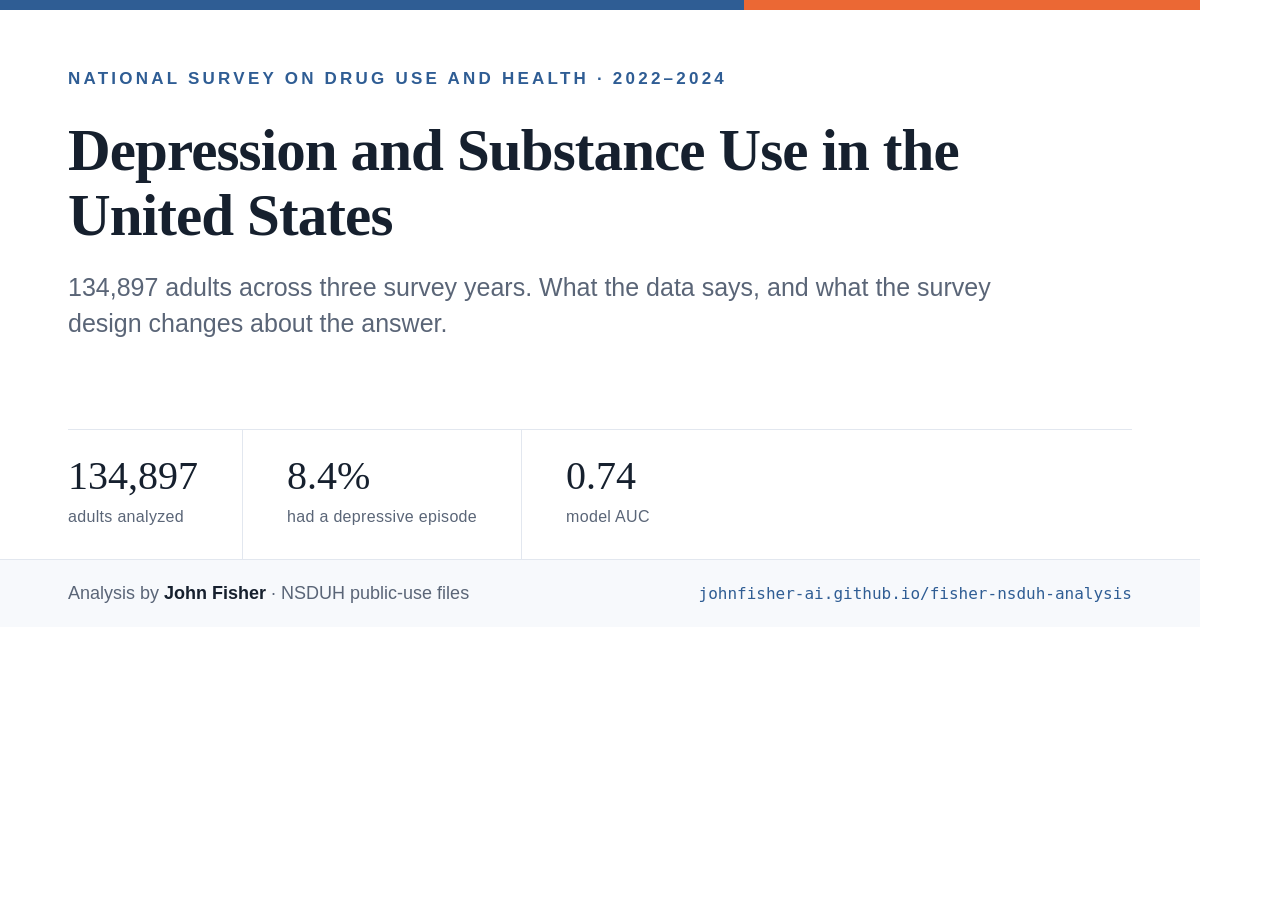
<file: assets/social/card-linkedin.html>
<!DOCTYPE html><html><head><meta charset="utf-8"><style>
@page { margin:0 }
*{box-sizing:border-box;margin:0;padding:0}
html,body{width:1200px;height:627px}
body{font:16px/1.5 -apple-system,"Helvetica Neue",Arial,sans-serif;background:#ffffff;color:#16202e;
  display:flex;flex-direction:column;position:relative;overflow:hidden}
.bar{height:10px;background:linear-gradient(90deg,#2f5d94 0%,#2f5d94 62%,#eb6834 62%,#eb6834 100%)}
.body{flex:1;padding:56px 68px 0;display:flex;flex-direction:column}
.kicker{font-size:17px;font-weight:800;letter-spacing:.19em;text-transform:uppercase;color:#2f5d94;margin-bottom:26px}
h1{font-family:"Iowan Old Style","Palatino Linotype",Palatino,Georgia,serif;font-weight:600;
  font-size:59px;line-height:1.11;letter-spacing:-.015em;max-width:1010px}
.sub{margin-top:22px;font-size:25px;color:#5a6577;line-height:1.42;max-width:930px}
.stats{margin-top:auto;display:flex;gap:0;border-top:1px solid #e2e7ef}
.stat{padding:26px 44px 30px 0;margin-right:44px;border-right:1px solid #e2e7ef}
.stat:last-child{border-right:none}
.n{font-family:"Iowan Old Style",Palatino,Georgia,serif;font-size:40px;line-height:1;color:#16202e}
.l{font-size:16px;color:#5a6577;margin-top:9px;letter-spacing:.02em}
.foot{background:#f7f9fc;border-top:1px solid #e2e7ef;padding:20px 68px;display:flex;
  justify-content:space-between;align-items:center;font-size:18px;color:#5a6577}
.foot b{color:#16202e;font-weight:600}
.url{font-family:ui-monospace,Menlo,monospace;font-size:16px;color:#2f5d94}
</style></head><body>
<div class="bar"></div>
<div class="body">
  <div class="kicker">National Survey on Drug Use and Health &middot; 2022&ndash;2024</div>
  <h1>Depression and Substance Use in the United States</h1>
  <div class="sub">134,897 adults across three survey years. What the data says, and what the survey design changes about the answer.</div>
  <div class="stats">
    <div class="stat"><div class="n">134,897</div><div class="l">adults analyzed</div></div>
    <div class="stat"><div class="n">8.4%</div><div class="l">had a depressive episode</div></div>
    <div class="stat"><div class="n">0.74</div><div class="l">model AUC</div></div>
  </div>
</div>
<div class="foot"><span>Analysis by <b>John Fisher</b> &middot; NSDUH public-use files</span>
<span class="url">johnfisher-ai.github.io/fisher-nsduh-analysis</span></div>
</body></html>
</file>
<file: public/assets/css/site.css>
/* Shared styling for the study site. Light palette on :root, redefined for the
   two dark cases so an explicit toggle wins in both directions. */
:root {
  --bg:#ffffff; --panel:#f7f9fc; --ink:#16202e; --soft:#5a6577;
  --line:#e2e7ef; --accent:#2f5d94; --accent-soft:#e8f0fa; --bar:#2f5d94;
  --mono: ui-monospace, SFMono-Regular, "SF Mono", Menlo, Consolas, monospace;
  --sans: -apple-system, BlinkMacSystemFont, "Segoe UI", Inter, Roboto, Helvetica, Arial, sans-serif;
  --serif: "Iowan Old Style", "Palatino Linotype", Palatino, Georgia, serif;
}
@media (prefers-color-scheme: dark) {
  :root:not([data-theme="light"]) {
    --bg:#0e131c; --panel:#151d2a; --ink:#e6ebf2; --soft:#98a3b5;
    --line:#243044; --accent:#7aa7d9; --accent-soft:#16263a; --bar:#7aa7d9;
  }
}
:root[data-theme="dark"] {
  --bg:#0e131c; --panel:#151d2a; --ink:#e6ebf2; --soft:#98a3b5;
  --line:#243044; --accent:#7aa7d9; --accent-soft:#16263a; --bar:#7aa7d9;
}

* { box-sizing: border-box; }
body {
  margin:0; background:var(--bg); color:var(--ink);
  font:17px/1.65 var(--sans);
  -webkit-text-size-adjust:100%;
}
.wrap { max-width: 46rem; margin:0 auto; padding: 0 1.25rem; }

/* masthead */
header.top { border-bottom:1px solid var(--line); background:var(--panel); }
header.top .wrap { padding-top:2.5rem; padding-bottom:2.5rem; }
.kicker { font-size:.72rem; font-weight:700; letter-spacing:.13em; text-transform:uppercase;
          color:var(--accent); margin:0 0 .85rem; }
h1 { font-family:var(--serif); font-weight:600; font-size:clamp(1.7rem,4.2vw,2.4rem);
     line-height:1.2; margin:0 0 1rem; letter-spacing:-.01em; }
.byline { color:var(--soft); font-size:.95rem; margin:0; }
.byline strong { color:var(--ink); font-weight:600; }

/* nav */
nav.site { border-bottom:1px solid var(--line); position:sticky; top:0; background:var(--bg); z-index:5; }
nav.site .wrap { display:flex; gap:1.4rem; padding-top:.85rem; padding-bottom:.85rem; overflow-x:auto; }
nav.site a { color:var(--soft); text-decoration:none; font-size:.9rem; white-space:nowrap; }
nav.site a:hover { color:var(--accent); }
nav.site a[aria-current="page"] { color:var(--ink); font-weight:600; }

main .wrap { padding-top:2.5rem; padding-bottom:3rem; }
section { margin-bottom:3rem; }
h2 { font-family:var(--serif); font-weight:600; font-size:1.45rem; margin:0 0 .9rem;
     padding-bottom:.5rem; border-bottom:1px solid var(--line); }
h3 { font-size:1rem; margin:1.8rem 0 .5rem; }
p { margin:0 0 1rem; }
a { color:var(--accent); }

.lede { font-size:1.1rem; color:var(--soft); }

/* key figures */
.figures { display:grid; grid-template-columns:repeat(auto-fit,minmax(9rem,1fr)); gap:1px;
           background:var(--line); border:1px solid var(--line); border-radius:10px; overflow:hidden; }
.figures div { background:var(--bg); padding:1rem 1.1rem; }
.figures .n { font-family:var(--serif); font-size:1.75rem; line-height:1.1; display:block; }
.figures .l { font-size:.8rem; color:var(--soft); display:block; margin-top:.3rem; }

/* results table */
.scroll { overflow-x:auto; border:1px solid var(--line); border-radius:10px; }
table { border-collapse:collapse; width:100%; font-size:.86rem; min-width:33rem; }
caption { text-align:left; font-size:.85rem; color:var(--soft); padding:.85rem 1rem; border-bottom:1px solid var(--line); }
th, td { padding:.6rem .65rem; text-align:left; border-bottom:1px solid var(--line); vertical-align:top; }
thead th { font-size:.74rem; text-transform:uppercase; letter-spacing:.06em; color:var(--soft); font-weight:700;
           background:var(--panel); white-space:nowrap; }
tbody tr:last-child td { border-bottom:none; }
td.num, th.num { text-align:right; font-variant-numeric:tabular-nums; white-space:nowrap; }
td.item { min-width:12rem; }
.d-cell { display:flex; align-items:center; gap:.45rem; justify-content:flex-end; }
.d-bar { height:5px; border-radius:3px; background:var(--bar); opacity:.75; flex:none; }

/* cards */
.cards { display:grid; grid-template-columns:repeat(auto-fit,minmax(15rem,1fr)); gap:1rem; }
.card { border:1px solid var(--line); border-radius:10px; padding:1.1rem 1.2rem; background:var(--panel); }
.card h3 { margin:0 0 .4rem; font-size:1rem; }
.card h3 a { text-decoration:none; }
.card p { margin:0; font-size:.9rem; color:var(--soft); }
.card .tag { display:inline-block; margin-top:.7rem; font-size:.7rem; letter-spacing:.07em;
             text-transform:uppercase; font-weight:700; color:var(--accent);
             background:var(--accent-soft); padding:.2rem .5rem; border-radius:4px; }
.card .tag.soon { color:var(--soft); background:transparent; border:1px solid var(--line); }

.note { border-left:3px solid var(--accent); background:var(--panel);
        padding:.9rem 1.1rem; border-radius:0 8px 8px 0; font-size:.92rem; }
.note p:last-child { margin-bottom:0; }
code { font-family:var(--mono); font-size:.85em; background:var(--panel);
       padding:.12em .35em; border-radius:4px; border:1px solid var(--line); }

footer.site { border-top:1px solid var(--line); color:var(--soft); font-size:.85rem; }
footer.site .wrap { padding-top:1.6rem; padding-bottom:2.5rem; }
footer.site p { margin:0 0 .4rem; }

/* ---------- figures ---------- */
:root {
  --s1:#2a78d6; --s2:#eb6834; --s3:#1baf7a;
  --fig-grid:#e6ebf2; --fig-axis:#c3ccda; --fig-zero:#8b95a6;
}
@media (prefers-color-scheme: dark) {
  :root:not([data-theme="light"]) {
    --s1:#3987e5; --s2:#d95926; --s3:#199e70;
    --fig-grid:#212c3d; --fig-axis:#3a4759; --fig-zero:#6b7789;
  }
}
:root[data-theme="dark"] {
  --s1:#3987e5; --s2:#d95926; --s3:#199e70;
  --fig-grid:#212c3d; --fig-axis:#3a4759; --fig-zero:#6b7789;
}

figure { margin:1.6rem 0; }
figure figcaption { font-size:.83rem; color:var(--soft); margin-top:.6rem; }
.figbox { border:1px solid var(--line); border-radius:10px; padding:1rem .9rem .6rem;
          background:var(--bg); overflow-x:auto; }
svg.fig { width:100%; height:auto; display:block; min-width:33rem;
          font-family:var(--sans); }
svg.fig text { fill:var(--soft); }
svg.fig .ttl { fill:var(--ink); font-size:15px; font-weight:600; font-family:var(--serif); }
svg.fig .sub { font-size:11.5px; }
svg.fig .lab { font-size:12px; }
svg.fig .ax  { font-size:11px; }
svg.fig .leg { font-size:11.5px; }
svg.fig .val { font-size:11.5px; fill:var(--ink); font-variant-numeric:tabular-nums; }
/* A ring of the page color around a value label, so a gridline behind it stops short of the
   text. chart.T() gives these labels paint-order="stroke", which draws the ring under the text. */
svg.fig .halo { stroke:var(--bg); stroke-width:5px; stroke-linejoin:round; }
svg.fig .bold { font-weight:700; fill:var(--ink); }
svg.fig .grid { stroke:var(--fig-grid); stroke-width:1; }
svg.fig .axis { stroke:var(--fig-axis); stroke-width:1; }
svg.fig .zero { stroke:var(--fig-zero); stroke-width:1.5; stroke-dasharray:3 3; }
svg.fig .mean { stroke:var(--s2); stroke-width:2; }
svg.fig .conn { stroke:var(--fig-axis); stroke-width:2.5; }
svg.fig .ci   { stroke:var(--s1); stroke-width:2; }
svg.fig .m1 { fill:var(--s1); } svg.fig .m2 { fill:var(--s2); } svg.fig .m3 { fill:var(--s3); }
svg.fig .m1f{ fill:var(--s1); } svg.fig .m2f{ fill:var(--s2); }
svg.fig .m3f{ fill:var(--s3); } svg.fig .m4f{ fill:var(--s3); }
svg.fig .bar{ fill:var(--s1); }

/* original SAS output images */
.shot { border:1px solid var(--line); border-radius:8px; overflow-x:auto; background:#fff; }
.shot img { display:block; width:100%; min-width:30rem; height:auto; }

/* dense stats tables */
table.stats { font-size:.79rem; min-width:0; }
table.stats th, table.stats td { padding:.55rem .5rem; }
table.stats td.item { min-width:11rem; }
.sig { color:var(--soft); font-variant-numeric:tabular-nums; }
.tag-row td { background:var(--panel); font-weight:600; }

/* ---------- code ---------- */
.codewrap { border:1px solid var(--line); border-radius:10px; overflow:hidden; margin:1rem 0; }
.codewrap > .head { display:flex; justify-content:space-between; align-items:center; gap:1rem;
   padding:.55rem .9rem; background:var(--panel); border-bottom:1px solid var(--line);
   font-size:.8rem; color:var(--soft); }
.codewrap > .head code { background:none; border:none; padding:0; color:var(--ink); font-weight:600; }
pre.code { margin:0; padding:.9rem 1rem; overflow-x:auto; background:var(--bg);
   font-family:var(--mono); font-size:.775rem; line-height:1.6; tab-size:4; }
pre.code.clip { max-height:40rem; }
.sas-c { color:var(--soft); font-style:italic; }         /* comment */
.sas-k { color:var(--accent); font-weight:600; }          /* keyword */
.sas-p { color:var(--s3); font-weight:600; }              /* proc / data step name */
.sas-s { color:var(--s2); }                               /* string */
.sas-n { color:var(--s1); }                               /* number */
details.src { margin:1rem 0; }
details.src > summary { cursor:pointer; font-size:.88rem; color:var(--accent);
   padding:.5rem .2rem; list-style-position:inside; }
details.src > summary:hover { text-decoration:underline; }
.cta { display:inline-flex; align-items:center; gap:.5rem; text-decoration:none;
   border:1px solid var(--line); border-radius:8px; padding:.6rem .95rem;
   background:var(--panel); font-size:.92rem; font-weight:600; margin:.3rem .4rem .3rem 0; }
.cta:hover { border-color:var(--accent); }
.pipe { display:grid; gap:.6rem; margin:1.2rem 0; }
.pipe .step { display:grid; grid-template-columns:2.1rem 1fr; gap:.8rem; align-items:start;
   border:1px solid var(--line); border-radius:9px; padding:.75rem .9rem; background:var(--bg); }
.pipe .step .n { width:1.7rem; height:1.7rem; border-radius:50%; background:var(--accent-soft);
   color:var(--accent); font-weight:700; font-size:.8rem; display:grid; place-items:center; }
.pipe .step p { margin:.2rem 0 0; font-size:.9rem; color:var(--soft); }
.pipe .step strong { font-size:.94rem; }

/* ---------- manuscript ---------- */
.ms { font-size:1.02rem; }
.ms h2 { font-family:var(--serif); font-size:1.35rem; margin:2.4rem 0 .9rem; }
.ms h3 { font-size:1.02rem; margin:1.7rem 0 .5rem; color:var(--ink); }
.ms p { margin:0 0 1.05rem; }
.authors { font-size:.97rem; margin:0 0 .4rem; }
.affils { font-size:.85rem; color:var(--soft); margin:0 0 .3rem; }
.affils sup { color:var(--accent); font-weight:700; }
.abstract { border:1px solid var(--line); border-radius:10px; padding:1.2rem 1.35rem;
            background:var(--panel); margin:1.4rem 0 2rem; font-size:.94rem; }
.abstract dl { margin:0; }
.abstract dt { font-weight:700; margin-top:.8rem; font-size:.86rem;
               text-transform:uppercase; letter-spacing:.05em; color:var(--accent); }
.abstract dt:first-child { margin-top:0; }
.abstract dd { margin:.25rem 0 0; }
.editorial { border:1px solid var(--accent); border-left-width:3px; border-radius:0 9px 9px 0;
             background:var(--accent-soft); padding:1rem 1.2rem; margin:1.5rem 0; font-size:.9rem; }
.editorial p:last-child { margin-bottom:0; }
.editorial .lbl { font-size:.7rem; font-weight:800; letter-spacing:.1em; text-transform:uppercase;
                  color:var(--accent); display:block; margin-bottom:.5rem; }
ol.refs { font-size:.86rem; padding-left:0; list-style:none; counter-reset:r; }
ol.refs li { counter-increment:r; margin:0 0 .7rem; padding-left:2.6rem; position:relative;
             color:var(--soft); line-height:1.55; }
ol.refs li::before { content:"[" counter(r) "]"; position:absolute; left:0; top:0;
                     color:var(--accent); font-variant-numeric:tabular-nums; }
ol.refs li a { word-break:break-word; }
</file>
